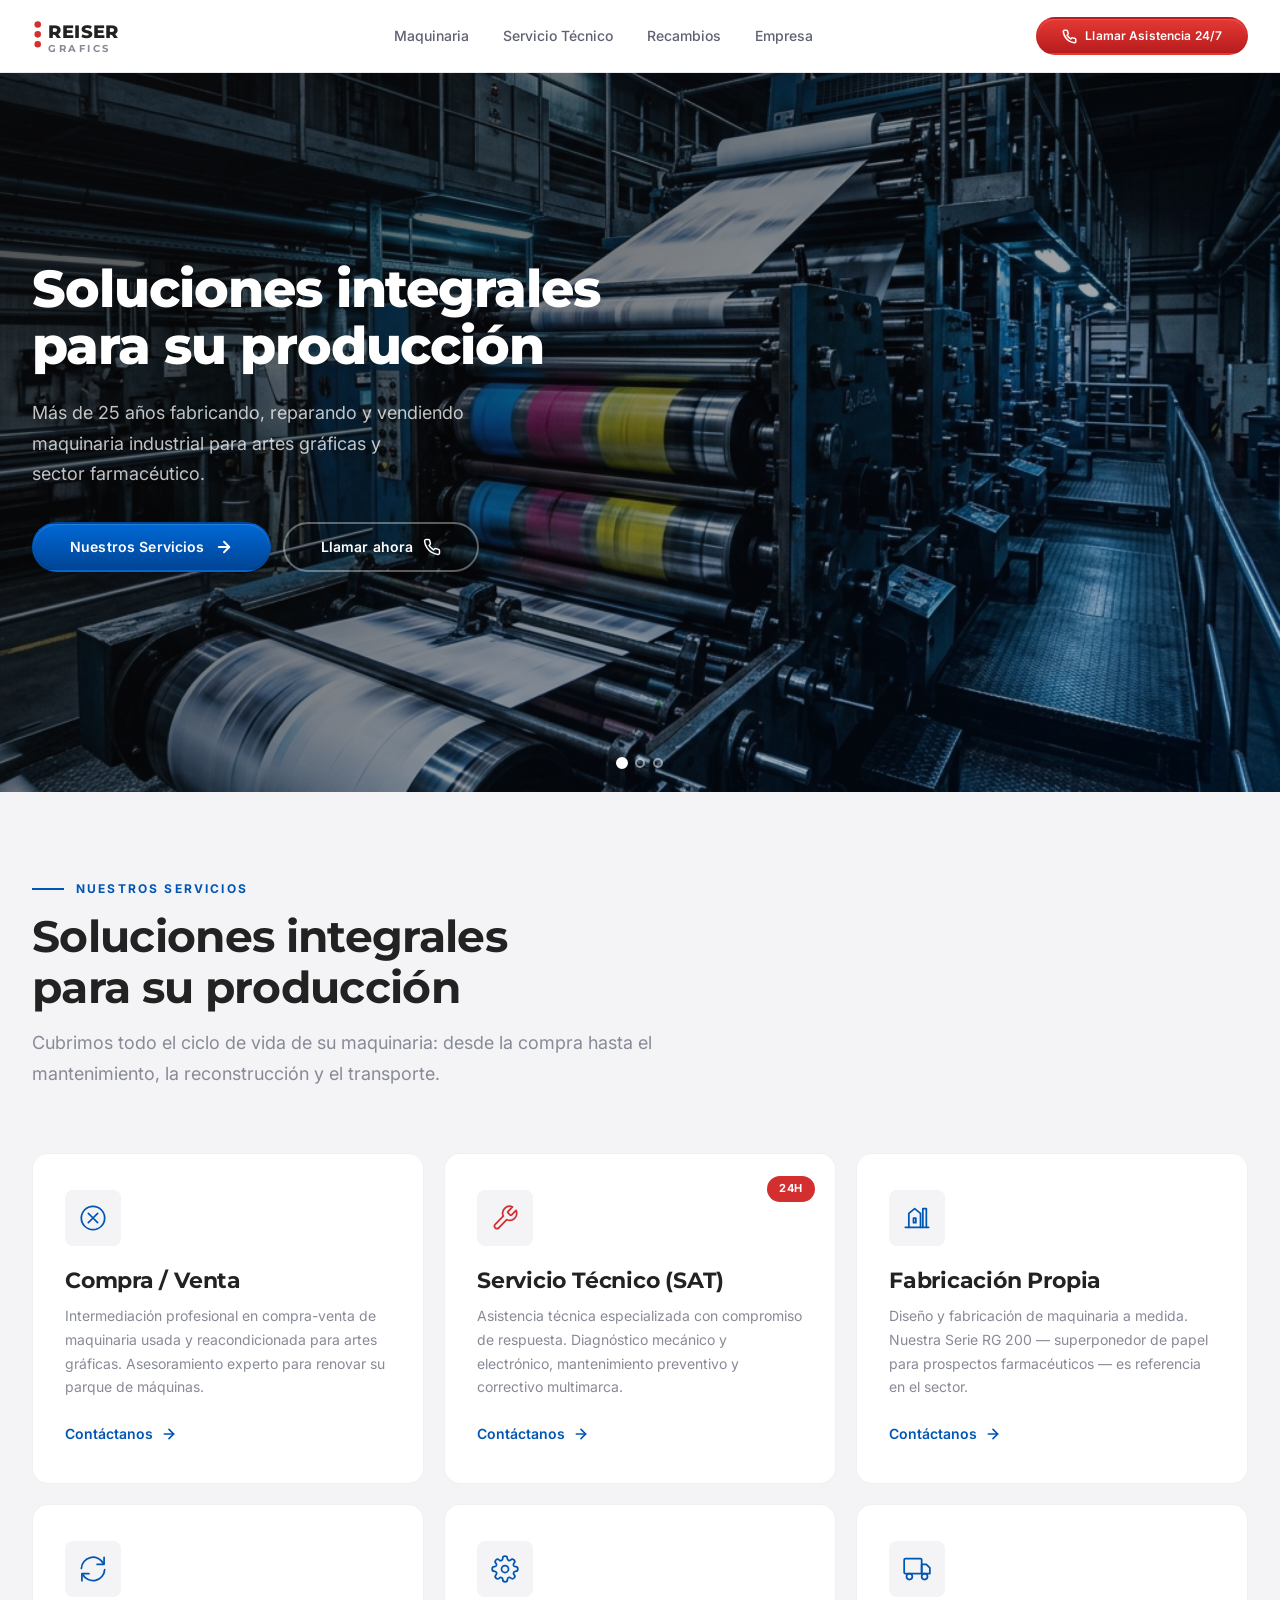
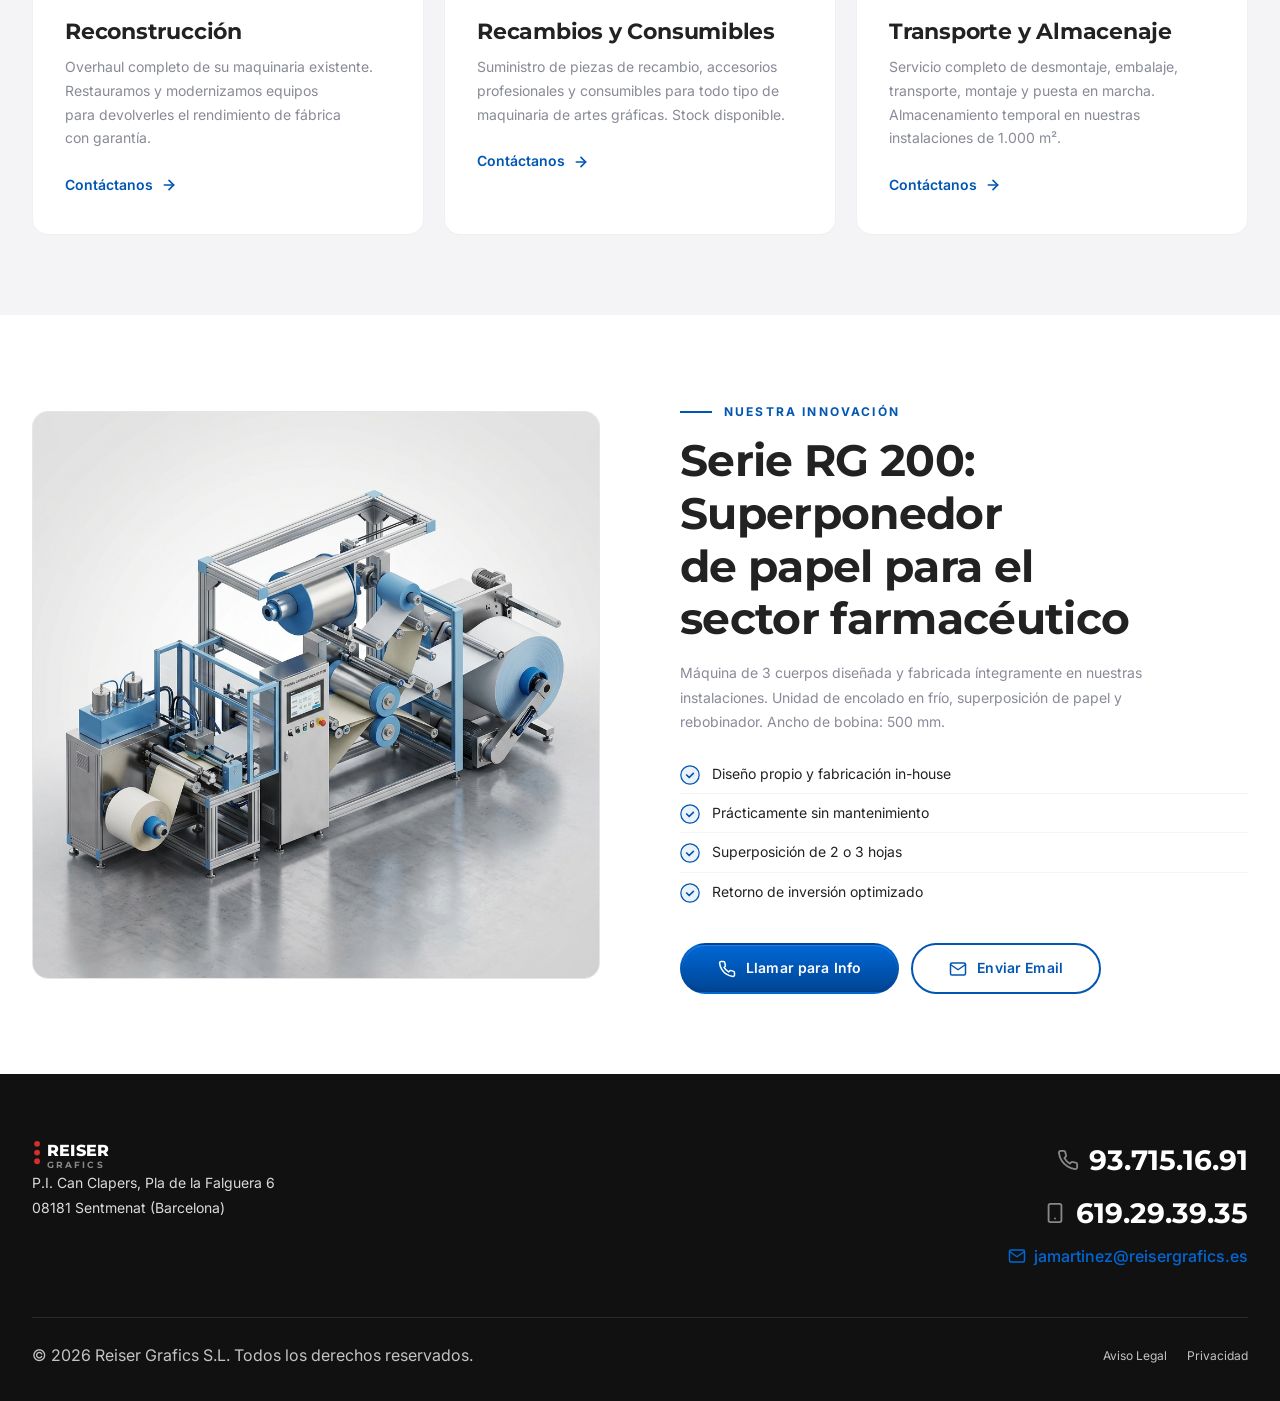
<file: index.html>
<!DOCTYPE html>
<html lang="es">
<head>
    <meta charset="UTF-8">
    <meta name="viewport" content="width=device-width, initial-scale=1.0">
    <meta name="description" content="Reiser Grafics S.L. — Más de 25 años en fabricación, reparación y venta de maquinaria industrial para artes gráficas, flexografía y sector farmacéutico en Barcelona. Servicio técnico 24h.">
    <meta name="keywords" content="maquinaria artes gráficas, maquinaria flexografía, reparación maquinaria impresión, servicio técnico offset, compra venta maquinaria gráfica, sector farmacéutico maquinaria, Sentmenat Barcelona, Reiser Grafics">
    <meta name="robots" content="index, follow">
    <meta name="author" content="Reiser Grafics S.L.">
    <meta name="geo.region" content="ES-CT">
    <meta name="geo.placename" content="Sentmenat, Barcelona">
    <title>Reiser Grafics S.L. — Maquinaria Industrial Artes Gráficas y Farmacia | Barcelona</title>

    <!-- Open Graph (LinkedIn, WhatsApp, Facebook) -->
    <meta property="og:type" content="website">
    <meta property="og:url" content="https://www.reisergrafics.es/">
    <meta property="og:title" content="Reiser Grafics S.L. — Maquinaria Industrial para Artes Gráficas">
    <meta property="og:description" content="Más de 25 años fabricando, reparando y vendiendo maquinaria industrial para artes gráficas, flexografía y sector farmacéutico. Servicio técnico 24h en Barcelona.">
    <meta property="og:image" content="https://www.reisergrafics.es/assets/images/hero-bg.png">
    <meta property="og:locale" content="es_ES">
    <meta property="og:site_name" content="Reiser Grafics S.L.">

    <!-- Twitter Card -->
    <meta name="twitter:card" content="summary_large_image">
    <meta name="twitter:title" content="Reiser Grafics S.L. — Maquinaria Industrial Artes Gráficas">
    <meta name="twitter:description" content="Más de 25 años fabricando, reparando y vendiendo maquinaria industrial para artes gráficas y sector farmacéutico en Barcelona.">
    <meta name="twitter:image" content="https://www.reisergrafics.es/assets/images/hero-bg.png">

    <!-- Schema.org — LocalBusiness (Google) -->
    <script type="application/ld+json">
    {
      "@context": "https://schema.org",
      "@type": "LocalBusiness",
      "name": "Reiser Grafics S.L.",
      "description": "Empresa especializada en fabricación, reparación, reconstrucción y venta de maquinaria industrial para artes gráficas, flexografía y sector farmacéutico.",
      "url": "https://www.reisergrafics.es",
      "telephone": ["+34937151691", "+34619293935"],
      "email": "jamartinez@reisergrafics.es",
      "address": {
        "@type": "PostalAddress",
        "streetAddress": "P.I. Can Clapers, Pla de la Falguera 6",
        "addressLocality": "Sentmenat",
        "addressRegion": "Barcelona",
        "postalCode": "08181",
        "addressCountry": "ES"
      },
      "geo": {
        "@type": "GeoCoordinates",
        "latitude": "41.6789",
        "longitude": "2.0853"
      },
      "openingHoursSpecification": {
        "@type": "OpeningHoursSpecification",
        "dayOfWeek": ["Monday","Tuesday","Wednesday","Thursday","Friday"],
        "opens": "08:00",
        "closes": "18:00"
      },
      "areaServed": "España",
      "priceRange": "€€",
      "sameAs": []
    }
    </script>

    <link rel="icon" type="image/svg+xml" href="data:image/svg+xml,<svg xmlns='http://www.w3.org/2000/svg' viewBox='0 0 32 32'><rect width='32' height='32' rx='6' fill='%230056B3'/><text x='50%25' y='55%25' dominant-baseline='middle' text-anchor='middle' fill='white' font-family='sans-serif' font-weight='bold' font-size='18'>RG</text></svg>">

    <link rel="preconnect" href="https://fonts.googleapis.com">
    <link rel="preconnect" href="https://fonts.gstatic.com" crossorigin>
    <link href="https://fonts.googleapis.com/css2?family=Inter:wght@400;500;600&family=Montserrat:wght@700;800&display=swap" rel="stylesheet">

    <link rel="stylesheet" href="css/variables.css">
    <link rel="stylesheet" href="css/reset.css">
    <link rel="stylesheet" href="css/base.css">
    <link rel="stylesheet" href="css/layout.css">
    <link rel="stylesheet" href="css/components.css">
    <link rel="stylesheet" href="css/sections.css">
    <link rel="stylesheet" href="css/animations.css">
</head>
<body>

    <!-- ══════════════════════════════════════════════════════
         HEADER
    ══════════════════════════════════════════════════════ -->
    <header class="header" id="header">
        <div class="header__inner">
            <a href="index.html" class="header__logo" aria-label="Reiser Grafics — Inicio">
                <svg class="header__logo-svg" viewBox="0 0 170 44" fill="none" xmlns="http://www.w3.org/2000/svg">
                    <circle cx="7" cy="8" r="4" fill="#D32F2F"/>
                    <circle cx="7" cy="20" r="4" fill="#D32F2F"/>
                    <circle cx="7" cy="32" r="4" fill="#D32F2F"/>
                    <text x="20" y="25" fill="#222222" font-family="Montserrat,sans-serif" font-weight="800" font-size="22" letter-spacing="0.5">REISER</text>
                    <text x="20" y="41" fill="#888B97" font-family="Montserrat,sans-serif" font-weight="700" font-size="12" letter-spacing="3">GRAFICS</text>
                </svg>
            </a>

            <nav class="header__nav" id="main-nav" aria-label="Navegación principal">
                <a href="compra-venta.html" class="header__nav-link">Maquinaria</a>
                <a href="servicio-tecnico.html" class="header__nav-link">Servicio Técnico</a>
                <a href="recambios.html" class="header__nav-link">Recambios</a>
                <a href="empresa.html" class="header__nav-link">Empresa</a>
            </nav>

            <div class="header__actions">
                <a href="tel:+34619293935" class="btn btn-danger btn-sm header__cta">
                    <svg viewBox="0 0 24 24" fill="none" stroke="currentColor" stroke-width="2.5" stroke-linecap="round" stroke-linejoin="round"><path d="M22 16.92v3a2 2 0 0 1-2.18 2 19.79 19.79 0 0 1-8.63-3.07 19.5 19.5 0 0 1-6-6 19.79 19.79 0 0 1-3.07-8.67A2 2 0 0 1 4.11 2h3a2 2 0 0 1 2 1.72c.127.96.361 1.903.7 2.81a2 2 0 0 1-.45 2.11L8.09 9.91a16 16 0 0 0 6 6l1.27-1.27a2 2 0 0 1 2.11-.45c.907.339 1.85.573 2.81.7A2 2 0 0 1 22 16.92z"/></svg>
                    <span>Llamar Asistencia 24/7</span>
                </a>
                <button class="header__hamburger" id="hamburger-btn" aria-label="Abrir menú" aria-expanded="false">
                    <span></span><span></span><span></span>
                </button>
            </div>
        </div>
    </header>

    <!-- Mobile menu -->
    <div class="mobile-menu" id="mobile-menu" aria-hidden="true">
        <div class="mobile-menu__backdrop"></div>
        <div class="mobile-menu__panel">
            <nav class="mobile-menu__nav" aria-label="Navegación móvil">
                <a href="compra-venta.html" class="mobile-menu__link">Maquinaria</a>
                <a href="servicio-tecnico.html" class="mobile-menu__link">Servicio Técnico</a>
                <a href="recambios.html" class="mobile-menu__link">Recambios</a>
                <a href="empresa.html" class="mobile-menu__link">Empresa</a>
            </nav>
            <div class="mobile-menu__contact">
                <a href="tel:+34619293935" class="btn btn-danger btn-lg">
                    <svg width="18" height="18" viewBox="0 0 24 24" fill="none" stroke="currentColor" stroke-width="2.5" stroke-linecap="round" stroke-linejoin="round"><path d="M22 16.92v3a2 2 0 0 1-2.18 2 19.79 19.79 0 0 1-8.63-3.07 19.5 19.5 0 0 1-6-6 19.79 19.79 0 0 1-3.07-8.67A2 2 0 0 1 4.11 2h3a2 2 0 0 1 2 1.72c.127.96.361 1.903.7 2.81a2 2 0 0 1-.45 2.11L8.09 9.91a16 16 0 0 0 6 6l1.27-1.27a2 2 0 0 1 2.11-.45c.907.339 1.85.573 2.81.7A2 2 0 0 1 22 16.92z"/></svg>
                    Asistencia Urgente 24/7
                </a>
                <a href="tel:+34937151691" class="btn btn-secondary--dark btn-lg">
                    <svg width="18" height="18" viewBox="0 0 24 24" fill="none" stroke="currentColor" stroke-width="2.5" stroke-linecap="round" stroke-linejoin="round"><path d="M22 16.92v3a2 2 0 0 1-2.18 2 19.79 19.79 0 0 1-8.63-3.07 19.5 19.5 0 0 1-6-6 19.79 19.79 0 0 1-3.07-8.67A2 2 0 0 1 4.11 2h3a2 2 0 0 1 2 1.72c.127.96.361 1.903.7 2.81a2 2 0 0 1-.45 2.11L8.09 9.91a16 16 0 0 0 6 6l1.27-1.27a2 2 0 0 1 2.11-.45c.907.339 1.85.573 2.81.7A2 2 0 0 1 22 16.92z"/></svg>
                    Oficina: 93 715 16 91
                </a>
            </div>
        </div>
    </div>

    <main>

        <!-- ══════════════════════════════════════════════════
             HERO SLIDER
        ══════════════════════════════════════════════════ -->
        <section class="hero-slider" id="hero-slider">
            <div class="hero-slider__slide is-active" style="background-image: url('assets/images/hero-bg.png')">
                <div class="hero-slider__overlay"></div>
                <div class="container hero-slider__content">
                    <h1>Soluciones integrales para su producción</h1>
                    <p>Más de 25 años fabricando, reparando y vendiendo maquinaria industrial para artes gráficas y sector farmacéutico.</p>
                    <div class="hero-slider__buttons">
                        <a href="#servicios" class="btn btn-primary">Nuestros Servicios <svg viewBox="0 0 24 24" fill="none" stroke="currentColor" stroke-width="2.5" stroke-linecap="round" stroke-linejoin="round"><line x1="5" y1="12" x2="19" y2="12"/><polyline points="12 5 19 12 12 19"/></svg></a>
                        <a href="tel:+34937151691" class="btn btn-secondary--dark">Llamar ahora <svg viewBox="0 0 24 24" fill="none" stroke="currentColor" stroke-width="2" stroke-linecap="round" stroke-linejoin="round"><path d="M22 16.92v3a2 2 0 0 1-2.18 2 19.79 19.79 0 0 1-8.63-3.07 19.5 19.5 0 0 1-6-6 19.79 19.79 0 0 1-3.07-8.67A2 2 0 0 1 4.11 2h3a2 2 0 0 1 2 1.72c.127.96.361 1.903.7 2.81a2 2 0 0 1-.45 2.11L8.09 9.91a16 16 0 0 0 6 6l1.27-1.27a2 2 0 0 1 2.11-.45c.907.339 1.85.573 2.81.7A2 2 0 0 1 22 16.92z"/></svg></a>
                    </div>
                </div>
            </div>
            <div class="hero-slider__slide" style="background-image: url('assets/images/slider-factory.png')">
                <div class="hero-slider__overlay"></div>
                <div class="container hero-slider__content">
                    <h1>Serie RG 200: Innovación propia</h1>
                    <p>Diseño y fabricación de maquinaria a medida para el sector farmacéutico. Superponedor de papel de 3 cuerpos con tecnología propia.</p>
                    <div class="hero-slider__buttons">
                        <a href="fabricacion.html" class="btn btn-primary">Descubrir RG 200 <svg viewBox="0 0 24 24" fill="none" stroke="currentColor" stroke-width="2.5" stroke-linecap="round" stroke-linejoin="round"><line x1="5" y1="12" x2="19" y2="12"/><polyline points="12 5 19 12 12 19"/></svg></a>
                    </div>
                </div>
            </div>
            <div class="hero-slider__slide" style="background-image: url('assets/images/slider-pharma.png')">
                <div class="hero-slider__overlay"></div>
                <div class="container hero-slider__content">
                    <h1>Servicio técnico 24 horas</h1>
                    <p>Asistencia técnica multimarca con compromiso de respuesta. Diagnóstico, mantenimiento y reparación de su línea de producción.</p>
                    <div class="hero-slider__buttons">
                        <a href="tel:+34619293935" class="btn btn-danger">Llamar Urgencias 24/7 <svg viewBox="0 0 24 24" fill="none" stroke="currentColor" stroke-width="2" stroke-linecap="round" stroke-linejoin="round"><path d="M22 16.92v3a2 2 0 0 1-2.18 2 19.79 19.79 0 0 1-8.63-3.07 19.5 19.5 0 0 1-6-6 19.79 19.79 0 0 1-3.07-8.67A2 2 0 0 1 4.11 2h3a2 2 0 0 1 2 1.72c.127.96.361 1.903.7 2.81a2 2 0 0 1-.45 2.11L8.09 9.91a16 16 0 0 0 6 6l1.27-1.27a2 2 0 0 1 2.11-.45c.907.339 1.85.573 2.81.7A2 2 0 0 1 22 16.92z"/></svg></a>
                        <a href="servicio-tecnico.html" class="btn btn-secondary--dark">Más información <svg viewBox="0 0 24 24" fill="none" stroke="currentColor" stroke-width="2.5" stroke-linecap="round" stroke-linejoin="round"><line x1="5" y1="12" x2="19" y2="12"/><polyline points="12 5 19 12 12 19"/></svg></a>
                    </div>
                </div>
            </div>
            <div class="hero-slider__dots">
                <button class="hero-slider__dot is-active" data-slide="0" aria-label="Slide 1"></button>
                <button class="hero-slider__dot" data-slide="1" aria-label="Slide 2"></button>
                <button class="hero-slider__dot" data-slide="2" aria-label="Slide 3"></button>
            </div>
        </section>

        <!-- ══════════════════════════════════════════════════
             SERVICES SECTION — Grid de 6 tarjetas
        ══════════════════════════════════════════════════ -->
        <section class="services section" id="servicios">
            <div class="container">
                <div class="services__header animate-on-scroll">
                    <span class="section-label"><span class="section-label__line"></span> Nuestros Servicios</span>
                    <h2>Soluciones integrales para su producción</h2>
                    <p class="text-lead">Cubrimos todo el ciclo de vida de su maquinaria: desde la compra hasta el mantenimiento, la reconstrucción y el transporte.</p>
                </div>

                <div class="services__grid stagger-children">

                    <!-- Card 1: Compra / Venta -->
                    <article class="card animate-on-scroll">
                        <div class="card__icon">
                            <svg viewBox="0 0 24 24" fill="none" stroke="currentColor" stroke-width="1.5" stroke-linecap="round" stroke-linejoin="round"><circle cx="12" cy="12" r="10"/><path d="M16 8l-4 4 4 4"/><path d="M8 8l4 4-4 4"/></svg>
                        </div>
                        <h3 class="card__title">Compra / Venta</h3>
                        <p class="card__text">Intermediación profesional en compra-venta de maquinaria usada y reacondicionada para artes gráficas. Asesoramiento experto para renovar su parque de máquinas.</p>
                        <a href="compra-venta.html" class="card__link">
                            Contáctanos
                            <svg viewBox="0 0 24 24" fill="none" stroke="currentColor" stroke-width="2.5" stroke-linecap="round" stroke-linejoin="round"><line x1="5" y1="12" x2="19" y2="12"/><polyline points="12 5 19 12 12 19"/></svg>
                        </a>
                    </article>

                    <!-- Card 2: SAT -->
                    <article class="card animate-on-scroll">
                        <div class="card__badge-wrap">
                            <span class="badge badge-urgent">24H</span>
                        </div>
                        <div class="card__icon card__icon--red">
                            <svg viewBox="0 0 24 24" fill="none" stroke="currentColor" stroke-width="1.5" stroke-linecap="round" stroke-linejoin="round"><path d="M14.7 6.3a1 1 0 0 0 0 1.4l1.6 1.6a1 1 0 0 0 1.4 0l3.77-3.77a6 6 0 0 1-7.94 7.94l-6.91 6.91a2.12 2.12 0 0 1-3-3l6.91-6.91a6 6 0 0 1 7.94-7.94l-3.76 3.76z"/></svg>
                        </div>
                        <h3 class="card__title">Servicio Técnico (SAT)</h3>
                        <p class="card__text">Asistencia técnica especializada con compromiso de respuesta. Diagnóstico mecánico y electrónico, mantenimiento preventivo y correctivo multimarca.</p>
                        <a href="servicio-tecnico.html" class="card__link">
                            Contáctanos
                            <svg viewBox="0 0 24 24" fill="none" stroke="currentColor" stroke-width="2.5" stroke-linecap="round" stroke-linejoin="round"><line x1="5" y1="12" x2="19" y2="12"/><polyline points="12 5 19 12 12 19"/></svg>
                        </a>
                    </article>

                    <!-- Card 3: Fabricación Propia -->
                    <article class="card animate-on-scroll">
                        <div class="card__icon">
                            <svg viewBox="0 0 24 24" fill="none" stroke="currentColor" stroke-width="1.5" stroke-linecap="round" stroke-linejoin="round"><path d="M2 20h20"/><path d="M5 20V8l5-4 5 4v12"/><path d="M9 12h2v4H9z"/><path d="M17 20V4h3v16"/></svg>
                        </div>
                        <h3 class="card__title">Fabricación Propia</h3>
                        <p class="card__text">Diseño y fabricación de maquinaria a medida. Nuestra Serie RG 200 — superponedor de papel para prospectos farmacéuticos — es referencia en el sector.</p>
                        <a href="fabricacion.html" class="card__link">
                            Contáctanos
                            <svg viewBox="0 0 24 24" fill="none" stroke="currentColor" stroke-width="2.5" stroke-linecap="round" stroke-linejoin="round"><line x1="5" y1="12" x2="19" y2="12"/><polyline points="12 5 19 12 12 19"/></svg>
                        </a>
                    </article>

                    <!-- Card 4: Reconstrucción -->
                    <article class="card animate-on-scroll">
                        <div class="card__icon">
                            <svg viewBox="0 0 24 24" fill="none" stroke="currentColor" stroke-width="1.5" stroke-linecap="round" stroke-linejoin="round"><path d="M21.5 2v6h-6M2.5 22v-6h6"/><path d="M2 11.5a10 10 0 0 1 18.8-4.3"/><path d="M22 12.5a10 10 0 0 1-18.8 4.2"/></svg>
                        </div>
                        <h3 class="card__title">Reconstrucción</h3>
                        <p class="card__text">Overhaul completo de su maquinaria existente. Restauramos y modernizamos equipos para devolverles el rendimiento de fábrica con garantía.</p>
                        <a href="reconstruccion.html" class="card__link">
                            Contáctanos
                            <svg viewBox="0 0 24 24" fill="none" stroke="currentColor" stroke-width="2.5" stroke-linecap="round" stroke-linejoin="round"><line x1="5" y1="12" x2="19" y2="12"/><polyline points="12 5 19 12 12 19"/></svg>
                        </a>
                    </article>

                    <!-- Card 5: Recambios -->
                    <article class="card animate-on-scroll">
                        <div class="card__icon">
                            <svg viewBox="0 0 24 24" fill="none" stroke="currentColor" stroke-width="1.5" stroke-linecap="round" stroke-linejoin="round"><circle cx="12" cy="12" r="3"/><path d="M19.4 15a1.65 1.65 0 0 0 .33 1.82l.06.06a2 2 0 0 1-2.83 2.83l-.06-.06a1.65 1.65 0 0 0-1.82-.33 1.65 1.65 0 0 0-1 1.51V21a2 2 0 0 1-4 0v-.09A1.65 1.65 0 0 0 9 19.4a1.65 1.65 0 0 0-1.82.33l-.06.06a2 2 0 0 1-2.83-2.83l.06-.06A1.65 1.65 0 0 0 4.68 15a1.65 1.65 0 0 0-1.51-1H3a2 2 0 0 1 0-4h.09A1.65 1.65 0 0 0 4.6 9a1.65 1.65 0 0 0-.33-1.82l-.06-.06a2 2 0 0 1 2.83-2.83l.06.06A1.65 1.65 0 0 0 9 4.68a1.65 1.65 0 0 0 1-1.51V3a2 2 0 0 1 4 0v.09a1.65 1.65 0 0 0 1 1.51 1.65 1.65 0 0 0 1.82-.33l.06-.06a2 2 0 0 1 2.83 2.83l-.06.06a1.65 1.65 0 0 0-.33 1.82V9c.26.604.852.997 1.51 1H21a2 2 0 0 1 0 4h-.09a1.65 1.65 0 0 0-1.51 1z"/></svg>
                        </div>
                        <h3 class="card__title">Recambios y Consumibles</h3>
                        <p class="card__text">Suministro de piezas de recambio, accesorios profesionales y consumibles para todo tipo de maquinaria de artes gráficas. Stock disponible.</p>
                        <a href="recambios.html" class="card__link">
                            Contáctanos
                            <svg viewBox="0 0 24 24" fill="none" stroke="currentColor" stroke-width="2.5" stroke-linecap="round" stroke-linejoin="round"><line x1="5" y1="12" x2="19" y2="12"/><polyline points="12 5 19 12 12 19"/></svg>
                        </a>
                    </article>

                    <!-- Card 6: Transporte y Almacenaje -->
                    <article class="card animate-on-scroll">
                        <div class="card__icon">
                            <svg viewBox="0 0 24 24" fill="none" stroke="currentColor" stroke-width="1.5" stroke-linecap="round" stroke-linejoin="round"><rect x="1" y="3" width="15" height="13" rx="1"/><path d="M16 8h4l3 3v5h-7V8z"/><circle cx="5.5" cy="18.5" r="2.5"/><circle cx="18.5" cy="18.5" r="2.5"/></svg>
                        </div>
                        <h3 class="card__title">Transporte y Almacenaje</h3>
                        <p class="card__text">Servicio completo de desmontaje, embalaje, transporte, montaje y puesta en marcha. Almacenamiento temporal en nuestras instalaciones de 1.000 m².</p>
                        <a href="transporte.html" class="card__link">
                            Contáctanos
                            <svg viewBox="0 0 24 24" fill="none" stroke="currentColor" stroke-width="2.5" stroke-linecap="round" stroke-linejoin="round"><line x1="5" y1="12" x2="19" y2="12"/><polyline points="12 5 19 12 12 19"/></svg>
                        </a>
                    </article>

                </div>
            </div>
        </section>

        <!-- ══════════════════════════════════════════════════
             RG 200 — Feature Showcase
        ══════════════════════════════════════════════════ -->
        <section class="rg200 section" id="rg200">
            <div class="container">
                <div class="rg200__grid">
                    <div class="rg200__image-wrap animate-on-scroll from-left" id="rg200-image">
                        <img src="assets/images/rg200-render.png" alt="Máquina RG 200 — Superponedor de papel para prospectos farmacéuticos" class="rg200__image" loading="lazy">
                        <div class="rg200__glow" aria-hidden="true"></div>
                    </div>

                    <div class="rg200__content animate-on-scroll from-right">
                        <span class="section-label"><span class="section-label__line"></span> Nuestra Innovación</span>
                        <h2>Serie RG 200: Superponedor de papel para el sector farmacéutico</h2>
                        <p class="rg200__desc">Máquina de 3 cuerpos diseñada y fabricada íntegramente en nuestras instalaciones. Unidad de encolado en frío, superposición de papel y rebobinador. Ancho de bobina: 500 mm.</p>

                        <ul class="check-list">
                            <li>
                                <svg width="20" height="20" viewBox="0 0 24 24" fill="none"><circle cx="12" cy="12" r="11" fill="#0056B3" opacity="0.08"/><circle cx="12" cy="12" r="11" stroke="#0056B3" stroke-width="1.5"/><path d="M8 12l3 3 5-5" stroke="#0056B3" stroke-width="2" stroke-linecap="round" stroke-linejoin="round"/></svg>
                                <span>Diseño propio y fabricación in-house</span>
                            </li>
                            <li>
                                <svg width="20" height="20" viewBox="0 0 24 24" fill="none"><circle cx="12" cy="12" r="11" fill="#0056B3" opacity="0.08"/><circle cx="12" cy="12" r="11" stroke="#0056B3" stroke-width="1.5"/><path d="M8 12l3 3 5-5" stroke="#0056B3" stroke-width="2" stroke-linecap="round" stroke-linejoin="round"/></svg>
                                <span>Prácticamente sin mantenimiento</span>
                            </li>
                            <li>
                                <svg width="20" height="20" viewBox="0 0 24 24" fill="none"><circle cx="12" cy="12" r="11" fill="#0056B3" opacity="0.08"/><circle cx="12" cy="12" r="11" stroke="#0056B3" stroke-width="1.5"/><path d="M8 12l3 3 5-5" stroke="#0056B3" stroke-width="2" stroke-linecap="round" stroke-linejoin="round"/></svg>
                                <span>Superposición de 2 o 3 hojas</span>
                            </li>
                            <li>
                                <svg width="20" height="20" viewBox="0 0 24 24" fill="none"><circle cx="12" cy="12" r="11" fill="#0056B3" opacity="0.08"/><circle cx="12" cy="12" r="11" stroke="#0056B3" stroke-width="1.5"/><path d="M8 12l3 3 5-5" stroke="#0056B3" stroke-width="2" stroke-linecap="round" stroke-linejoin="round"/></svg>
                                <span>Retorno de inversión optimizado</span>
                            </li>
                        </ul>

                        <div class="rg200__buttons">
                            <a href="tel:+34937151691" class="btn btn-primary">
                                <svg viewBox="0 0 24 24" fill="none" stroke="currentColor" stroke-width="2" stroke-linecap="round" stroke-linejoin="round"><path d="M22 16.92v3a2 2 0 0 1-2.18 2 19.79 19.79 0 0 1-8.63-3.07 19.5 19.5 0 0 1-6-6 19.79 19.79 0 0 1-3.07-8.67A2 2 0 0 1 4.11 2h3a2 2 0 0 1 2 1.72c.127.96.361 1.903.7 2.81a2 2 0 0 1-.45 2.11L8.09 9.91a16 16 0 0 0 6 6l1.27-1.27a2 2 0 0 1 2.11-.45c.907.339 1.85.573 2.81.7A2 2 0 0 1 22 16.92z"/></svg>
                                Llamar para Info
                            </a>
                            <a href="mailto:jamartinez@reisergrafics.es?subject=Info%20RG%20200" class="btn btn-secondary">
                                <svg viewBox="0 0 24 24" fill="none" stroke="currentColor" stroke-width="2" stroke-linecap="round" stroke-linejoin="round"><path d="M4 4h16c1.1 0 2 .9 2 2v12c0 1.1-.9 2-2 2H4c-1.1 0-2-.9-2-2V6c0-1.1.9-2 2-2z"/><polyline points="22,6 12,13 2,6"/></svg>
                                Enviar Email
                            </a>
                        </div>
                    </div>
                </div>
            </div>
        </section>

    </main>

    <!-- ══════════════════════════════════════════════════════
         FOOTER — Clean, dark, minimal
    ══════════════════════════════════════════════════════ -->
    <footer class="footer" id="footer">
        <div class="container">
            <div class="footer__inner">
                <div class="footer__top">
                    <div>
                        <svg class="footer__logo-svg" viewBox="0 0 170 44" fill="none" xmlns="http://www.w3.org/2000/svg">
                            <circle cx="7" cy="8" r="4" fill="#D32F2F"/>
                            <circle cx="7" cy="20" r="4" fill="#D32F2F"/>
                            <circle cx="7" cy="32" r="4" fill="#D32F2F"/>
                            <text x="20" y="25" fill="#FFFFFF" font-family="Montserrat,sans-serif" font-weight="800" font-size="22" letter-spacing="0.5">REISER</text>
                            <text x="20" y="41" fill="rgba(255,255,255,0.5)" font-family="Montserrat,sans-serif" font-weight="700" font-size="12" letter-spacing="3">GRAFICS</text>
                        </svg>
                        <p class="footer__address">
                            P.I. Can Clapers, Pla de la Falguera 6<br>
                            08181 Sentmenat (Barcelona)
                        </p>
                    </div>

                    <div class="footer__contact-row">
                        <a href="tel:+34937151691" class="footer__contact-link">
                            <svg viewBox="0 0 24 24" fill="none" stroke="currentColor" stroke-width="2" stroke-linecap="round" stroke-linejoin="round"><path d="M22 16.92v3a2 2 0 0 1-2.18 2 19.79 19.79 0 0 1-8.63-3.07 19.5 19.5 0 0 1-6-6 19.79 19.79 0 0 1-3.07-8.67A2 2 0 0 1 4.11 2h3a2 2 0 0 1 2 1.72c.127.96.361 1.903.7 2.81a2 2 0 0 1-.45 2.11L8.09 9.91a16 16 0 0 0 6 6l1.27-1.27a2 2 0 0 1 2.11-.45c.907.339 1.85.573 2.81.7A2 2 0 0 1 22 16.92z"/></svg>
                            93.715.16.91
                        </a>
                        <a href="tel:+34619293935" class="footer__contact-link">
                            <svg viewBox="0 0 24 24" fill="none" stroke="currentColor" stroke-width="2" stroke-linecap="round" stroke-linejoin="round"><rect x="5" y="2" width="14" height="20" rx="2"/><line x1="12" y1="18" x2="12.01" y2="18"/></svg>
                            619.29.39.35
                        </a>
                        <a href="mailto:jamartinez@reisergrafics.es" class="footer__email">
                            <svg viewBox="0 0 24 24" fill="none" stroke="currentColor" stroke-width="2" stroke-linecap="round" stroke-linejoin="round"><path d="M4 4h16c1.1 0 2 .9 2 2v12c0 1.1-.9 2-2 2H4c-1.1 0-2-.9-2-2V6c0-1.1.9-2 2-2z"/><polyline points="22,6 12,13 2,6"/></svg>
                            jamartinez@reisergrafics.es
                        </a>
                    </div>
                </div>

                <div class="footer__bottom">
                    <p>&copy; 2026 Reiser Grafics S.L. Todos los derechos reservados.</p>
                    <div class="footer__legal">
                        <a href="aviso-legal.html">Aviso Legal</a>
                        <a href="privacidad.html">Privacidad</a>
                    </div>
                </div>
            </div>
        </div>
    </footer>

    <script type="module" src="js/app.js"></script>
</body>
</html>
</file>
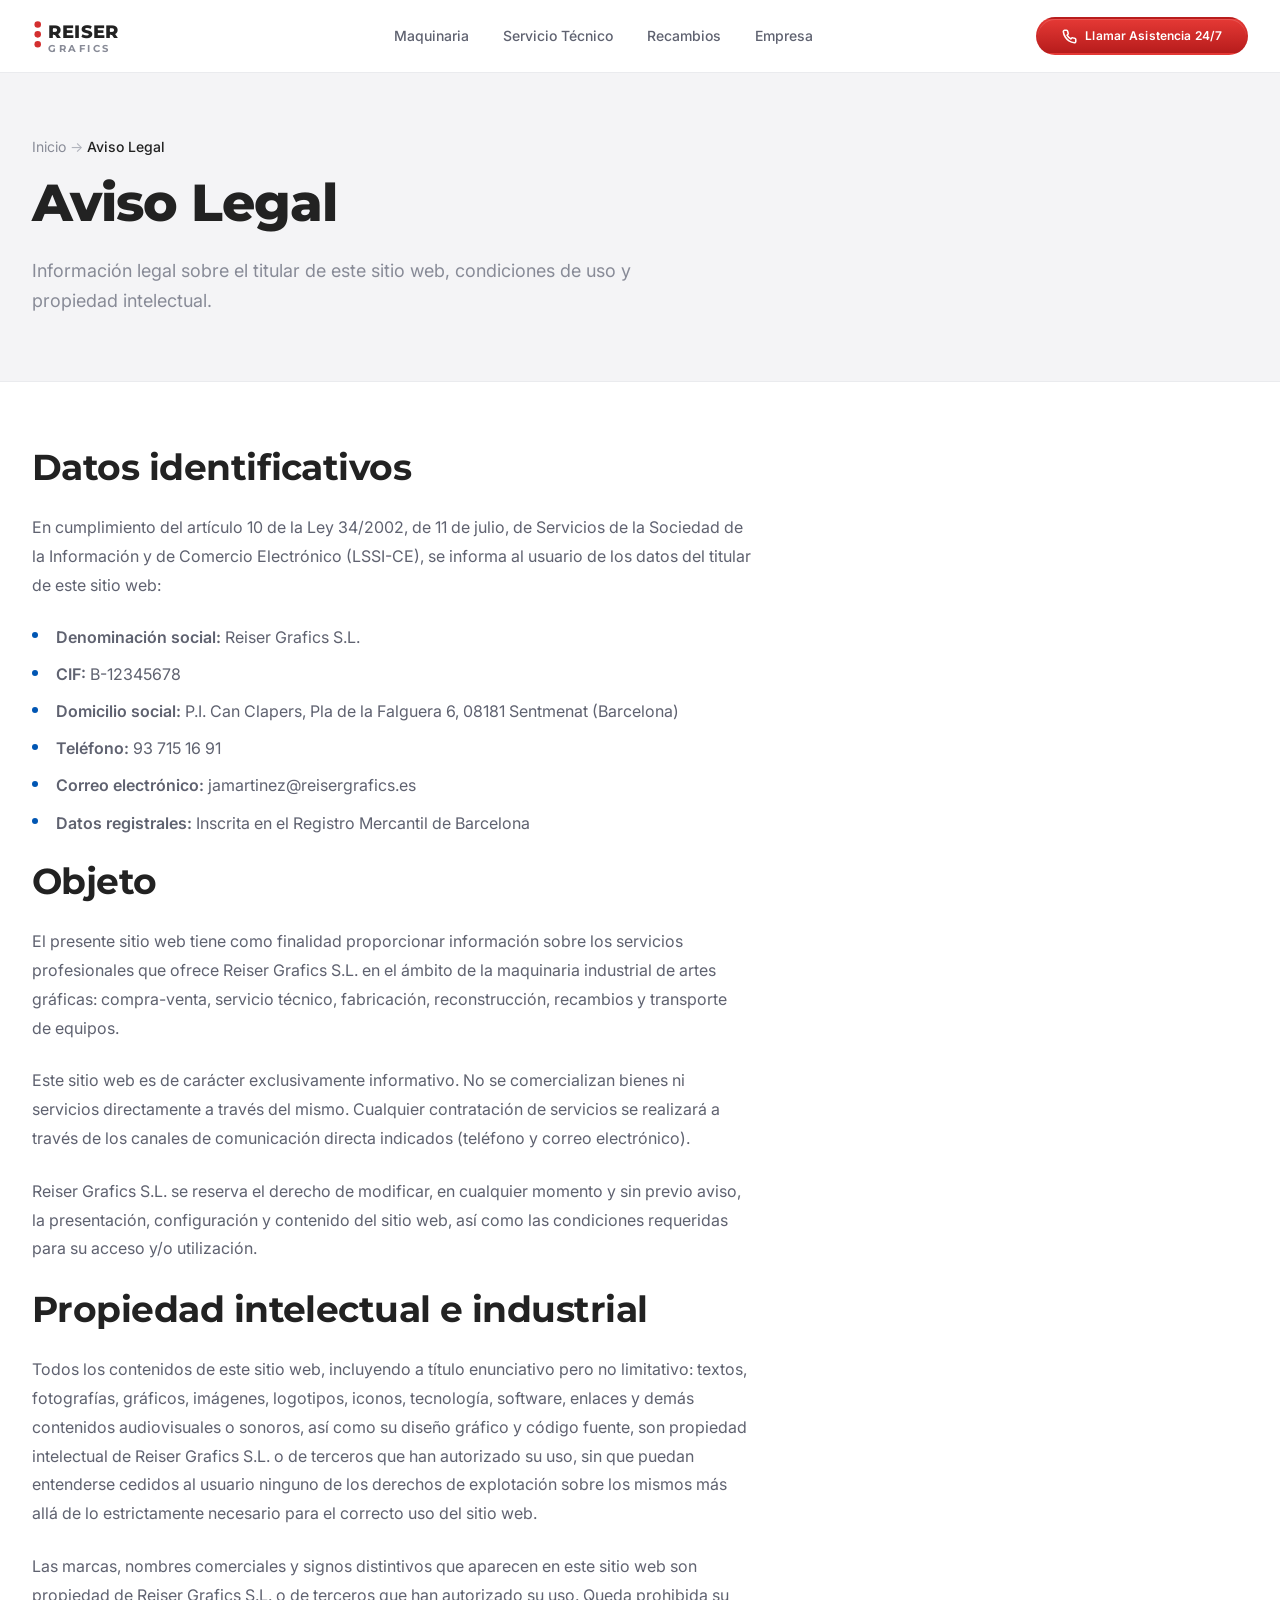
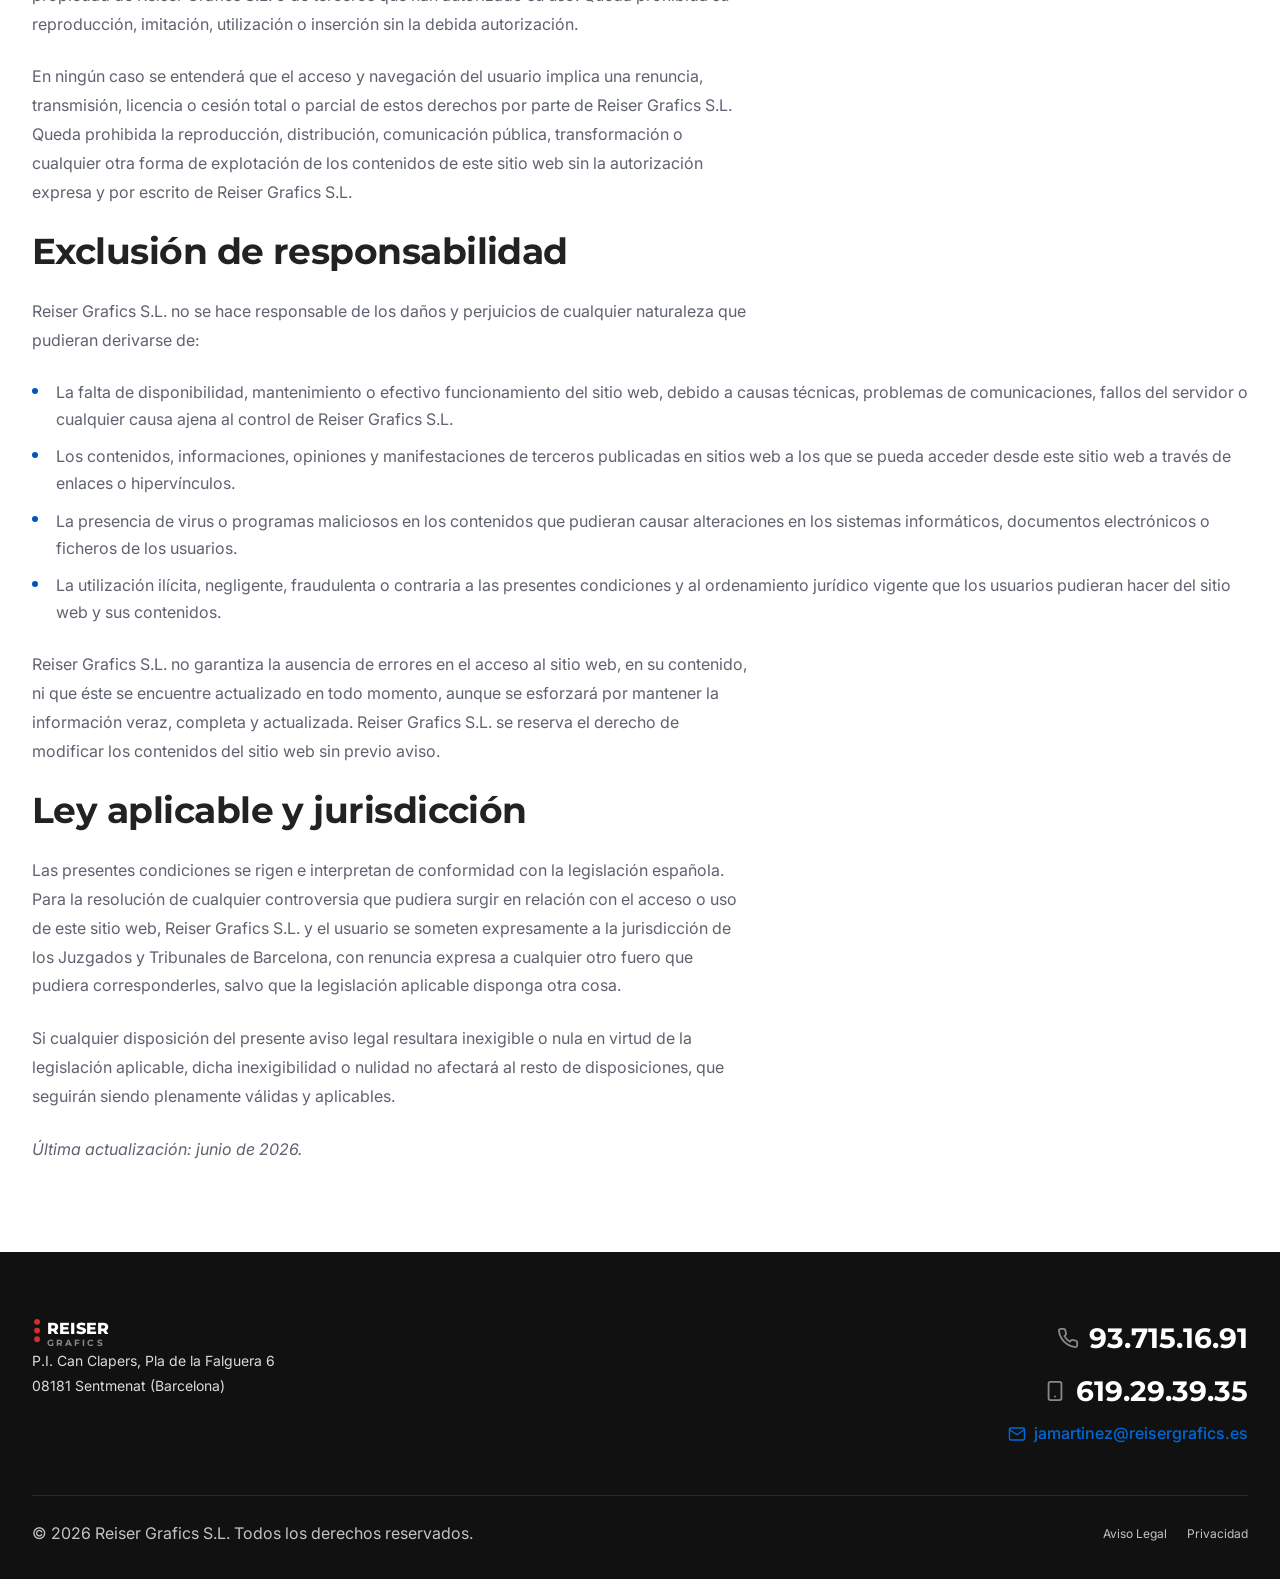
<file: aviso-legal.html>
<!DOCTYPE html>
<html lang="es">
<head>
    <meta charset="UTF-8">
    <meta name="viewport" content="width=device-width, initial-scale=1.0">
    <meta name="description" content="Aviso legal de Reiser Grafics S.L. Datos identificativos, condiciones de uso, propiedad intelectual y legislación aplicable.">
    <meta name="robots" content="index, follow">
    <title>Aviso Legal — Reiser Grafics S.L.</title>

    <link rel="icon" type="image/svg+xml" href="data:image/svg+xml,<svg xmlns='http://www.w3.org/2000/svg' viewBox='0 0 32 32'><rect width='32' height='32' rx='6' fill='%230056B3'/><text x='50%25' y='55%25' dominant-baseline='middle' text-anchor='middle' fill='white' font-family='sans-serif' font-weight='bold' font-size='18'>RG</text></svg>">

    <link rel="preconnect" href="https://fonts.googleapis.com">
    <link rel="preconnect" href="https://fonts.gstatic.com" crossorigin>
    <link href="https://fonts.googleapis.com/css2?family=Inter:wght@400;500;600&family=Montserrat:wght@700;800&display=swap" rel="stylesheet">

    <link rel="stylesheet" href="css/variables.css">
    <link rel="stylesheet" href="css/reset.css">
    <link rel="stylesheet" href="css/base.css">
    <link rel="stylesheet" href="css/layout.css">
    <link rel="stylesheet" href="css/components.css">
    <link rel="stylesheet" href="css/sections.css">
    <link rel="stylesheet" href="css/animations.css">
</head>
<body>

    <!-- HEADER -->
    <header class="header" id="header">
        <div class="header__inner">
            <a href="index.html" class="header__logo" aria-label="Reiser Grafics — Inicio">
                <svg class="header__logo-svg" viewBox="0 0 170 44" fill="none" xmlns="http://www.w3.org/2000/svg">
                    <circle cx="7" cy="8" r="4" fill="#D32F2F"/>
                    <circle cx="7" cy="20" r="4" fill="#D32F2F"/>
                    <circle cx="7" cy="32" r="4" fill="#D32F2F"/>
                    <text x="20" y="25" fill="#222222" font-family="Montserrat,sans-serif" font-weight="800" font-size="22" letter-spacing="0.5">REISER</text>
                    <text x="20" y="41" fill="#888B97" font-family="Montserrat,sans-serif" font-weight="700" font-size="12" letter-spacing="3">GRAFICS</text>
                </svg>
            </a>
            <nav class="header__nav" id="main-nav">
                <a href="compra-venta.html" class="header__nav-link">Maquinaria</a>
                <a href="servicio-tecnico.html" class="header__nav-link">Servicio Técnico</a>
                <a href="recambios.html" class="header__nav-link">Recambios</a>
                <a href="empresa.html" class="header__nav-link">Empresa</a>
            </nav>
            <div class="header__actions">
                <a href="tel:+34619293935" class="btn btn-danger btn-sm header__cta">
                    <svg viewBox="0 0 24 24" fill="none" stroke="currentColor" stroke-width="2.5" stroke-linecap="round" stroke-linejoin="round"><path d="M22 16.92v3a2 2 0 0 1-2.18 2 19.79 19.79 0 0 1-8.63-3.07 19.5 19.5 0 0 1-6-6 19.79 19.79 0 0 1-3.07-8.67A2 2 0 0 1 4.11 2h3a2 2 0 0 1 2 1.72c.127.96.361 1.903.7 2.81a2 2 0 0 1-.45 2.11L8.09 9.91a16 16 0 0 0 6 6l1.27-1.27a2 2 0 0 1 2.11-.45c.907.339 1.85.573 2.81.7A2 2 0 0 1 22 16.92z"/></svg>
                    <span>Llamar Asistencia 24/7</span>
                </a>
                <button class="header__hamburger" id="hamburger-btn" aria-label="Abrir menú" aria-expanded="false">
                    <span></span><span></span><span></span>
                </button>
            </div>
        </div>
    </header>

    <!-- Mobile menu -->
    <div class="mobile-menu" id="mobile-menu" aria-hidden="true">
        <div class="mobile-menu__backdrop"></div>
            <nav class="mobile-menu__nav">
                <a href="compra-venta.html" class="mobile-menu__link">Maquinaria</a>
                <a href="servicio-tecnico.html" class="mobile-menu__link">Servicio Técnico</a>
                <a href="recambios.html" class="mobile-menu__link">Recambios</a>
                <a href="empresa.html" class="mobile-menu__link">Empresa</a>
            </nav>
            <div class="mobile-menu__contact">
                <a href="tel:+34619293935" class="btn btn-danger btn-lg"><svg width="18" height="18" viewBox="0 0 24 24" fill="none" stroke="currentColor" stroke-width="2.5" stroke-linecap="round" stroke-linejoin="round"><path d="M22 16.92v3a2 2 0 0 1-2.18 2 19.79 19.79 0 0 1-8.63-3.07 19.5 19.5 0 0 1-6-6 19.79 19.79 0 0 1-3.07-8.67A2 2 0 0 1 4.11 2h3a2 2 0 0 1 2 1.72c.127.96.361 1.903.7 2.81a2 2 0 0 1-.45 2.11L8.09 9.91a16 16 0 0 0 6 6l1.27-1.27a2 2 0 0 1 2.11-.45c.907.339 1.85.573 2.81.7A2 2 0 0 1 22 16.92z"/></svg> Urgencias 24/7</a>
                <a href="tel:+34937151691" class="btn btn-secondary--dark btn-lg"><svg width="18" height="18" viewBox="0 0 24 24" fill="none" stroke="currentColor" stroke-width="2.5"><path d="M22 16.92v3a2 2 0 0 1-2.18 2 19.79 19.79 0 0 1-8.63-3.07 19.5 19.5 0 0 1-6-6 19.79 19.79 0 0 1-3.07-8.67A2 2 0 0 1 4.11 2h3a2 2 0 0 1 2 1.72c.127.96.361 1.903.7 2.81a2 2 0 0 1-.45 2.11L8.09 9.91a16 16 0 0 0 6 6l1.27-1.27a2 2 0 0 1 2.11-.45c.907.339 1.85.573 2.81.7A2 2 0 0 1 22 16.92z"/></svg> Oficina: 93 715 16 91</a>
            </div>
        </div>
    </div>

    <main>

        <!-- Page Hero -->
        <section class="page-hero">
            <div class="container">
                <nav class="breadcrumb"><a href="index.html">Inicio</a> → <span>Aviso Legal</span></nav>
                <h1>Aviso Legal</h1>
                <p class="text-lead">Información legal sobre el titular de este sitio web, condiciones de uso y propiedad intelectual.</p>
            </div>
        </section>

        <!-- Page Content -->
        <section class="page-content section">
            <div class="container">

                <!-- 1. Datos identificativos -->
                <div class="animate-on-scroll">
                    <h2>Datos identificativos</h2>
                    <p>En cumplimiento del artículo 10 de la Ley 34/2002, de 11 de julio, de Servicios de la Sociedad de la Información y de Comercio Electrónico (LSSI-CE), se informa al usuario de los datos del titular de este sitio web:</p>
                    <ul>
                        <li><strong>Denominación social:</strong> Reiser Grafics S.L.</li>
                        <li><strong>CIF:</strong> B-12345678</li>
                        <li><strong>Domicilio social:</strong> P.I. Can Clapers, Pla de la Falguera 6, 08181 Sentmenat (Barcelona)</li>
                        <li><strong>Teléfono:</strong> 93 715 16 91</li>
                        <li><strong>Correo electrónico:</strong> <a href="mailto:jamartinez@reisergrafics.es">jamartinez@reisergrafics.es</a></li>
                        <li><strong>Datos registrales:</strong> Inscrita en el Registro Mercantil de Barcelona</li>
                    </ul>
                </div>

                <!-- 2. Objeto -->
                <div class="animate-on-scroll">
                    <h2>Objeto</h2>
                    <p>El presente sitio web tiene como finalidad proporcionar información sobre los servicios profesionales que ofrece Reiser Grafics S.L. en el ámbito de la maquinaria industrial de artes gráficas: compra-venta, servicio técnico, fabricación, reconstrucción, recambios y transporte de equipos.</p>
                    <p>Este sitio web es de carácter exclusivamente informativo. No se comercializan bienes ni servicios directamente a través del mismo. Cualquier contratación de servicios se realizará a través de los canales de comunicación directa indicados (teléfono y correo electrónico).</p>
                    <p>Reiser Grafics S.L. se reserva el derecho de modificar, en cualquier momento y sin previo aviso, la presentación, configuración y contenido del sitio web, así como las condiciones requeridas para su acceso y/o utilización.</p>
                </div>

                <!-- 3. Propiedad intelectual e industrial -->
                <div class="animate-on-scroll">
                    <h2>Propiedad intelectual e industrial</h2>
                    <p>Todos los contenidos de este sitio web, incluyendo a título enunciativo pero no limitativo: textos, fotografías, gráficos, imágenes, logotipos, iconos, tecnología, software, enlaces y demás contenidos audiovisuales o sonoros, así como su diseño gráfico y código fuente, son propiedad intelectual de Reiser Grafics S.L. o de terceros que han autorizado su uso, sin que puedan entenderse cedidos al usuario ninguno de los derechos de explotación sobre los mismos más allá de lo estrictamente necesario para el correcto uso del sitio web.</p>
                    <p>Las marcas, nombres comerciales y signos distintivos que aparecen en este sitio web son propiedad de Reiser Grafics S.L. o de terceros que han autorizado su uso. Queda prohibida su reproducción, imitación, utilización o inserción sin la debida autorización.</p>
                    <p>En ningún caso se entenderá que el acceso y navegación del usuario implica una renuncia, transmisión, licencia o cesión total o parcial de estos derechos por parte de Reiser Grafics S.L. Queda prohibida la reproducción, distribución, comunicación pública, transformación o cualquier otra forma de explotación de los contenidos de este sitio web sin la autorización expresa y por escrito de Reiser Grafics S.L.</p>
                </div>

                <!-- 4. Exclusión de responsabilidad -->
                <div class="animate-on-scroll">
                    <h2>Exclusión de responsabilidad</h2>
                    <p>Reiser Grafics S.L. no se hace responsable de los daños y perjuicios de cualquier naturaleza que pudieran derivarse de:</p>
                    <ul>
                        <li>La falta de disponibilidad, mantenimiento o efectivo funcionamiento del sitio web, debido a causas técnicas, problemas de comunicaciones, fallos del servidor o cualquier causa ajena al control de Reiser Grafics S.L.</li>
                        <li>Los contenidos, informaciones, opiniones y manifestaciones de terceros publicadas en sitios web a los que se pueda acceder desde este sitio web a través de enlaces o hipervínculos.</li>
                        <li>La presencia de virus o programas maliciosos en los contenidos que pudieran causar alteraciones en los sistemas informáticos, documentos electrónicos o ficheros de los usuarios.</li>
                        <li>La utilización ilícita, negligente, fraudulenta o contraria a las presentes condiciones y al ordenamiento jurídico vigente que los usuarios pudieran hacer del sitio web y sus contenidos.</li>
                    </ul>
                    <p>Reiser Grafics S.L. no garantiza la ausencia de errores en el acceso al sitio web, en su contenido, ni que éste se encuentre actualizado en todo momento, aunque se esforzará por mantener la información veraz, completa y actualizada. Reiser Grafics S.L. se reserva el derecho de modificar los contenidos del sitio web sin previo aviso.</p>
                </div>

                <!-- 5. Ley aplicable y jurisdicción -->
                <div class="animate-on-scroll">
                    <h2>Ley aplicable y jurisdicción</h2>
                    <p>Las presentes condiciones se rigen e interpretan de conformidad con la legislación española. Para la resolución de cualquier controversia que pudiera surgir en relación con el acceso o uso de este sitio web, Reiser Grafics S.L. y el usuario se someten expresamente a la jurisdicción de los Juzgados y Tribunales de Barcelona, con renuncia expresa a cualquier otro fuero que pudiera corresponderles, salvo que la legislación aplicable disponga otra cosa.</p>
                    <p>Si cualquier disposición del presente aviso legal resultara inexigible o nula en virtud de la legislación aplicable, dicha inexigibilidad o nulidad no afectará al resto de disposiciones, que seguirán siendo plenamente válidas y aplicables.</p>
                    <p><em>Última actualización: junio de 2026.</em></p>
                </div>

            </div>
        </section>

    </main>

    <!-- FOOTER -->
    <footer class="footer">
        <div class="container">
            <div class="footer__inner">
                <div class="footer__top">
                    <div>
                        <svg class="footer__logo-svg" viewBox="0 0 170 44" fill="none" xmlns="http://www.w3.org/2000/svg">
                            <circle cx="7" cy="8" r="4" fill="#D32F2F"/>
                            <circle cx="7" cy="20" r="4" fill="#D32F2F"/>
                            <circle cx="7" cy="32" r="4" fill="#D32F2F"/>
                            <text x="20" y="25" fill="#FFFFFF" font-family="Montserrat,sans-serif" font-weight="800" font-size="22" letter-spacing="0.5">REISER</text>
                            <text x="20" y="41" fill="rgba(255,255,255,0.5)" font-family="Montserrat,sans-serif" font-weight="700" font-size="12" letter-spacing="3">GRAFICS</text>
                        </svg>
                        <p class="footer__address">P.I. Can Clapers, Pla de la Falguera 6<br>08181 Sentmenat (Barcelona)</p>
                    </div>
                    <div class="footer__contact-row">
                        <a href="tel:+34937151691" class="footer__contact-link"><svg viewBox="0 0 24 24" fill="none" stroke="currentColor" stroke-width="2" stroke-linecap="round" stroke-linejoin="round"><path d="M22 16.92v3a2 2 0 0 1-2.18 2 19.79 19.79 0 0 1-8.63-3.07 19.5 19.5 0 0 1-6-6 19.79 19.79 0 0 1-3.07-8.67A2 2 0 0 1 4.11 2h3a2 2 0 0 1 2 1.72c.127.96.361 1.903.7 2.81a2 2 0 0 1-.45 2.11L8.09 9.91a16 16 0 0 0 6 6l1.27-1.27a2 2 0 0 1 2.11-.45c.907.339 1.85.573 2.81.7A2 2 0 0 1 22 16.92z"/></svg> 93.715.16.91</a>
                        <a href="tel:+34619293935" class="footer__contact-link"><svg viewBox="0 0 24 24" fill="none" stroke="currentColor" stroke-width="2" stroke-linecap="round" stroke-linejoin="round"><rect x="5" y="2" width="14" height="20" rx="2"/><line x1="12" y1="18" x2="12.01" y2="18"/></svg> 619.29.39.35</a>
                        <a href="mailto:jamartinez@reisergrafics.es" class="footer__email"><svg viewBox="0 0 24 24" fill="none" stroke="currentColor" stroke-width="2" stroke-linecap="round" stroke-linejoin="round"><path d="M4 4h16c1.1 0 2 .9 2 2v12c0 1.1-.9 2-2 2H4c-1.1 0-2-.9-2-2V6c0-1.1.9-2 2-2z"/><polyline points="22,6 12,13 2,6"/></svg> jamartinez@reisergrafics.es</a>
                    </div>
                </div>
                <div class="footer__bottom">
                    <p>&copy; 2026 Reiser Grafics S.L. Todos los derechos reservados.</p>
                    <div class="footer__legal">
                        <a href="aviso-legal.html">Aviso Legal</a>
                        <a href="privacidad.html">Privacidad</a>
                    </div>
                </div>
            </div>
        </div>
    </footer>

    <script type="module" src="js/app.js"></script>
</body>
</html>
</file>
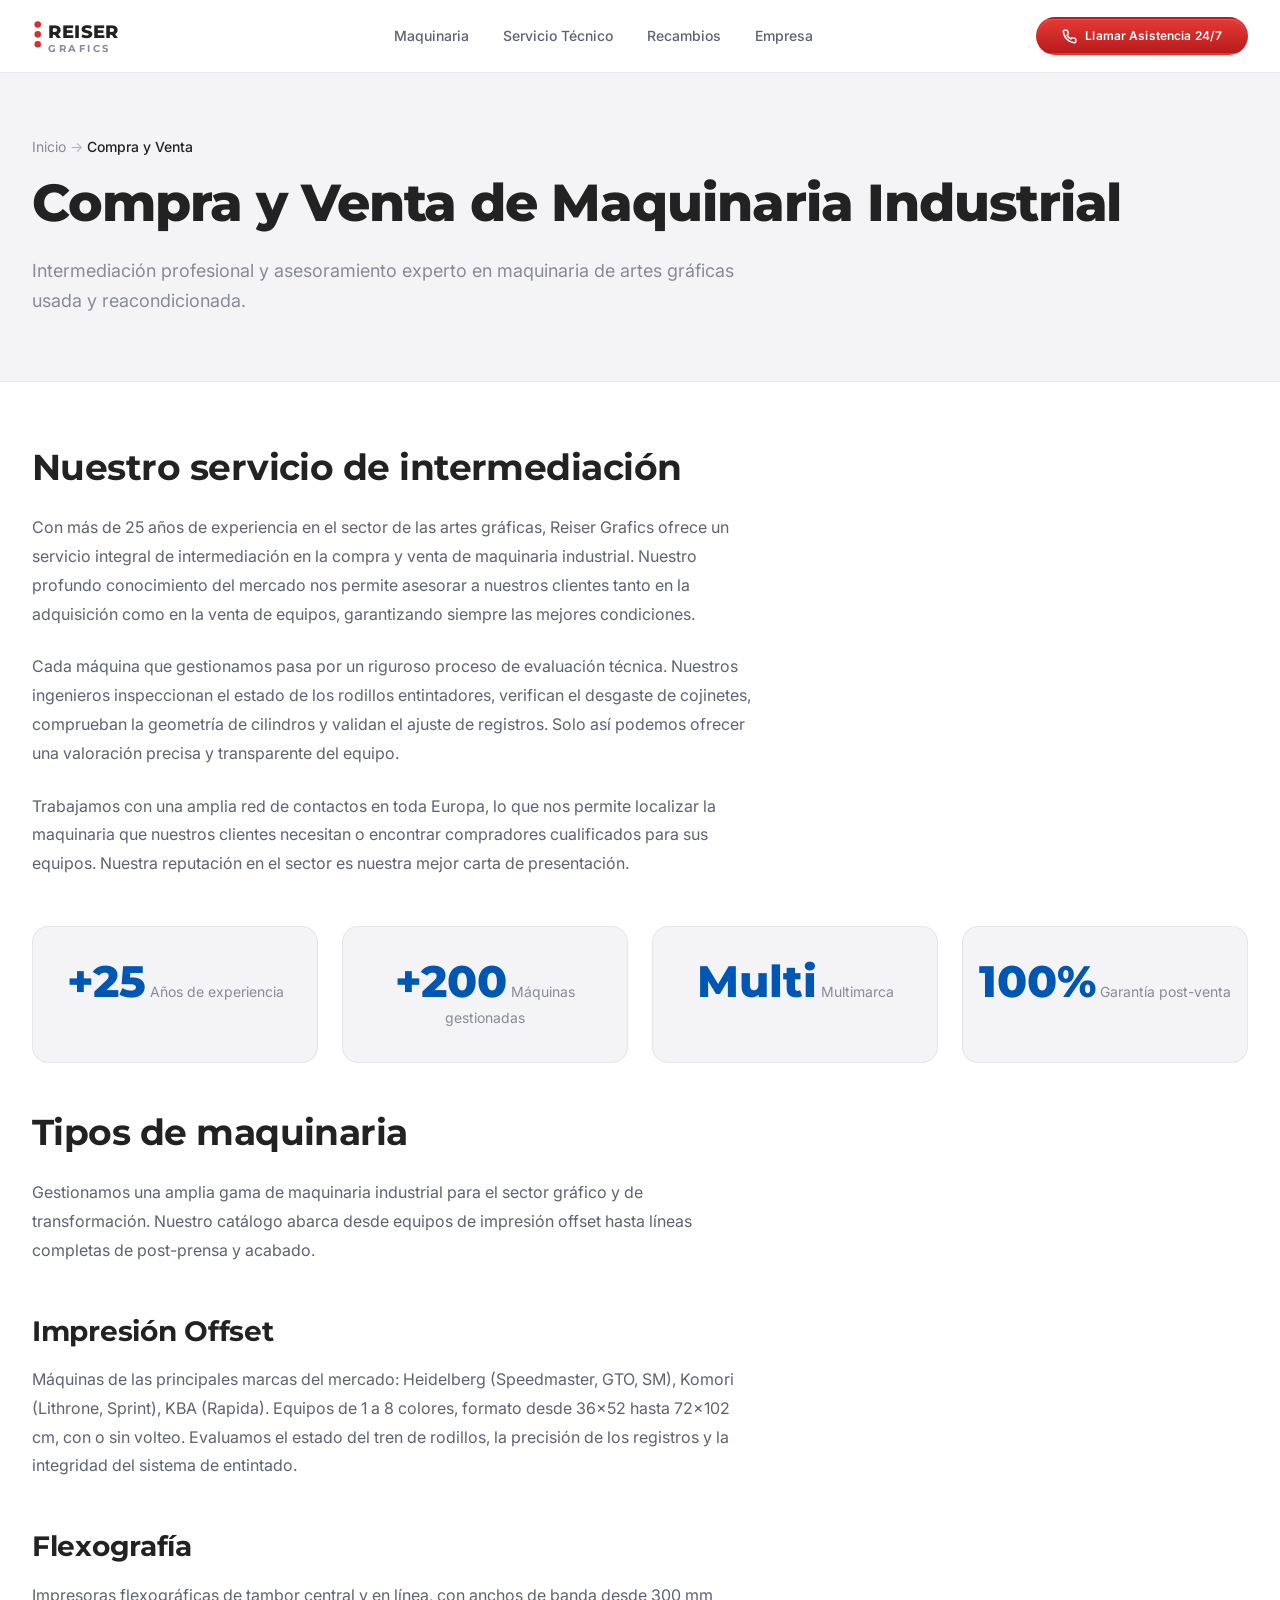
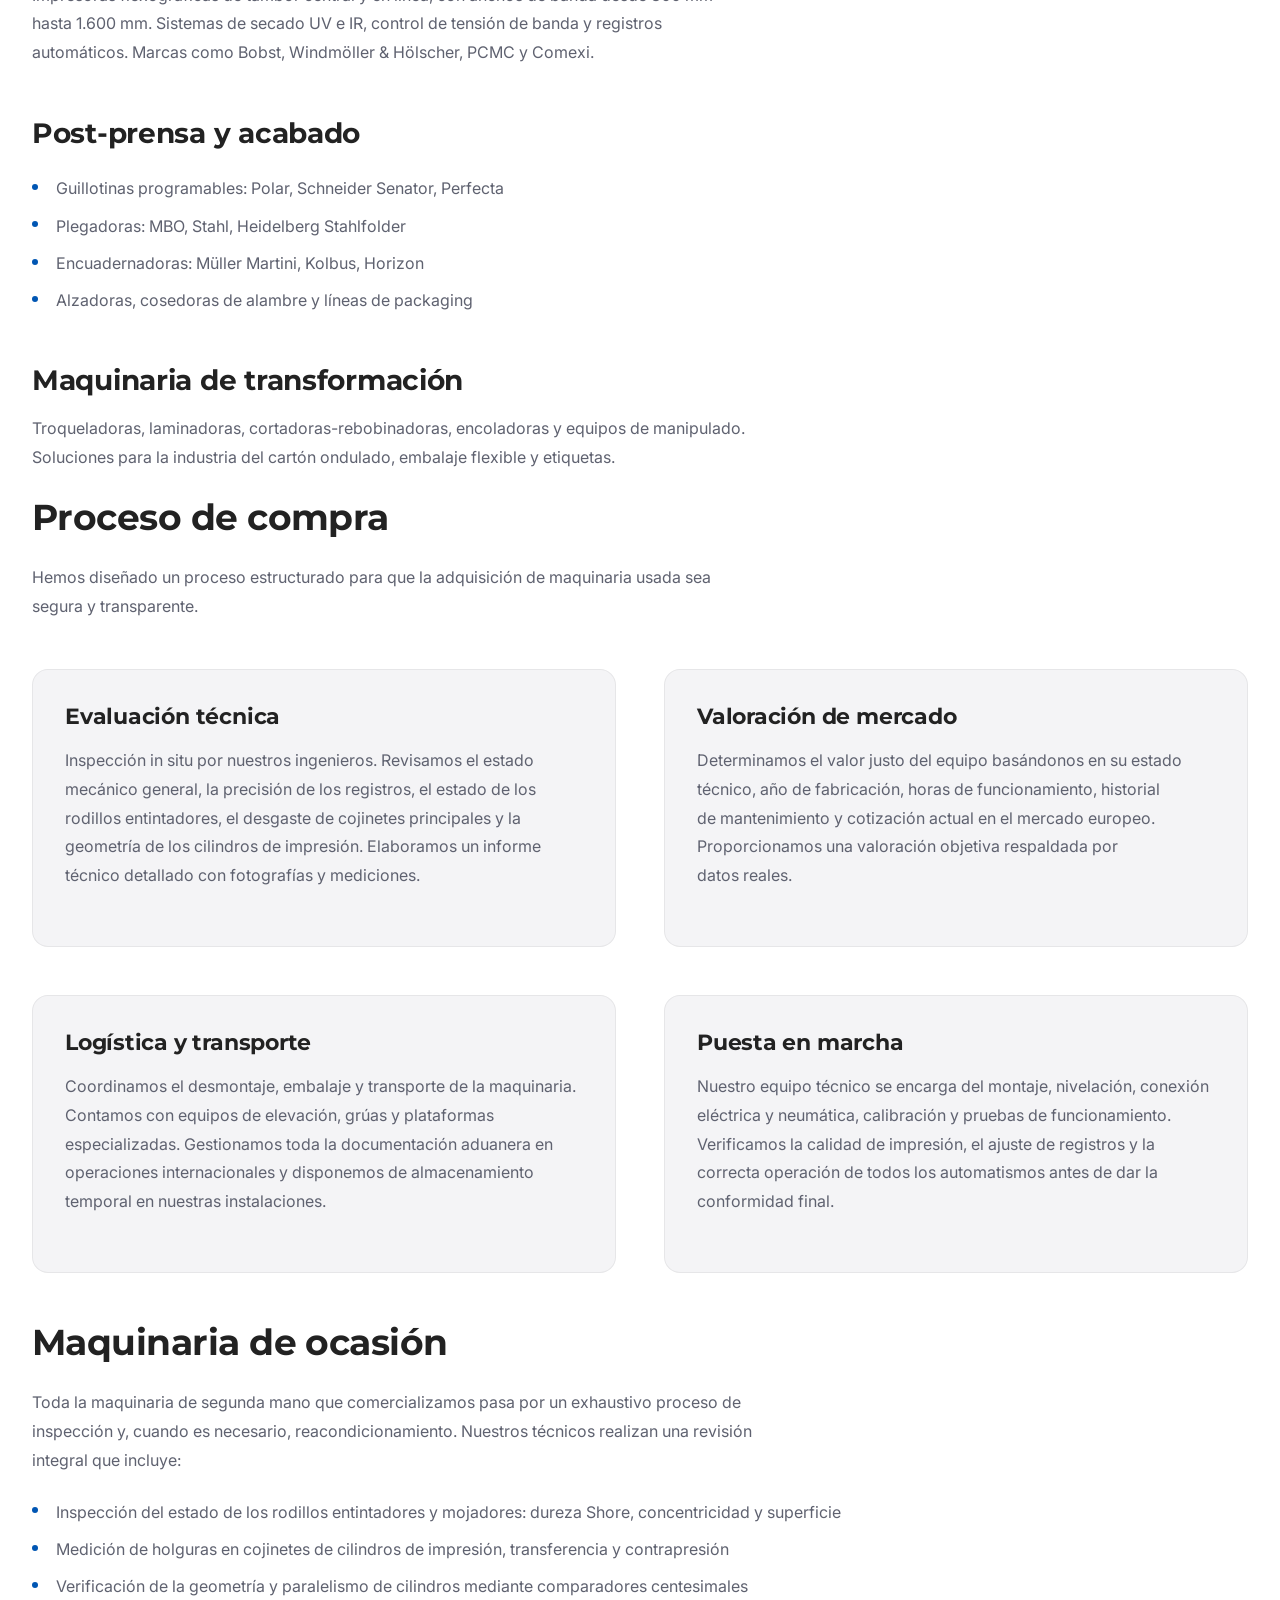
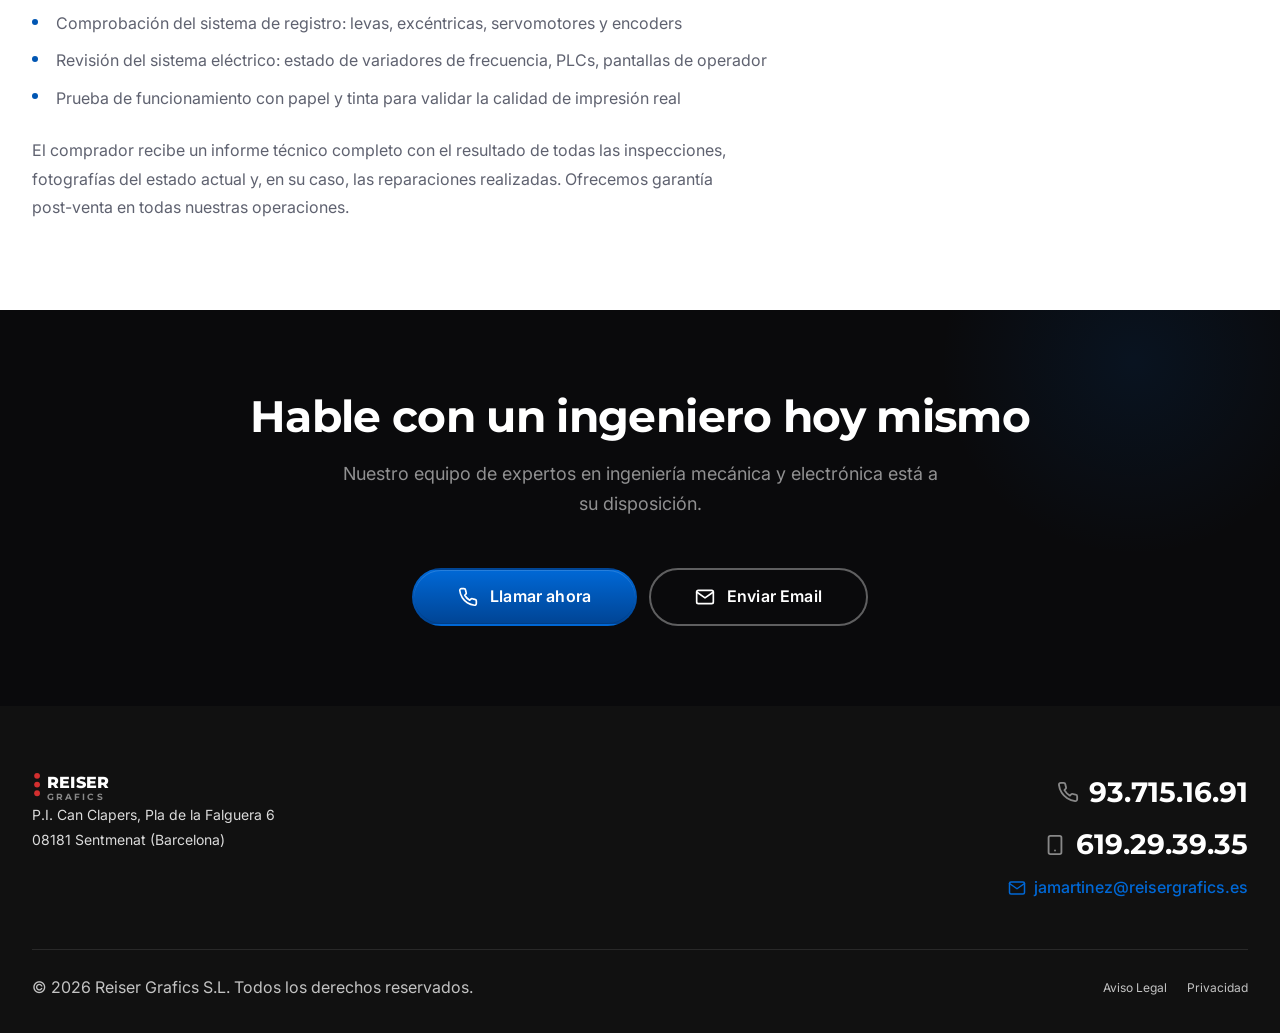
<file: compra-venta.html>
<!DOCTYPE html>
<html lang="es">
<head>
    <meta charset="UTF-8">
    <meta name="viewport" content="width=device-width, initial-scale=1.0">
    <meta name="description" content="Compra y venta de maquinaria industrial de artes gráficas de segunda mano en Barcelona. Intermediación profesional, maquinaria usada y reacondicionada. Heidelberg, Komori, KBA, MBO, Polar.">
    <meta name="keywords" content="compra venta maquinaria artes gráficas, maquinaria gráfica segunda mano, maquinaria offset usada, maquinaria flexografía segunda mano, Heidelberg segunda mano, Komori segunda mano, Barcelona">
    <meta name="robots" content="index, follow">
    <meta name="author" content="Reiser Grafics S.L.">
    <meta name="geo.region" content="ES-CT">
    <title>Compra y Venta Maquinaria Industrial Artes Gráficas Segunda Mano Barcelona — Reiser Grafics</title>
    <!-- Open Graph -->
    <meta property="og:type" content="website">
    <meta property="og:url" content="https://www.reisergrafics.es/compra-venta.html">
    <meta property="og:title" content="Compra y Venta Maquinaria Artes Gráficas — Reiser Grafics">
    <meta property="og:description" content="Intermediación profesional en compra y venta de maquinaria industrial de artes gráficas. Más de 25 años de experiencia en Barcelona.">
    <meta property="og:image" content="https://www.reisergrafics.es/assets/images/hero-bg.png">
    <meta property="og:site_name" content="Reiser Grafics S.L.">

    <link rel="icon" type="image/svg+xml" href="data:image/svg+xml,<svg xmlns='http://www.w3.org/2000/svg' viewBox='0 0 32 32'><rect width='32' height='32' rx='6' fill='%230056B3'/><text x='50%25' y='55%25' dominant-baseline='middle' text-anchor='middle' fill='white' font-family='sans-serif' font-weight='bold' font-size='18'>RG</text></svg>">

    <link rel="preconnect" href="https://fonts.googleapis.com">
    <link rel="preconnect" href="https://fonts.gstatic.com" crossorigin>
    <link href="https://fonts.googleapis.com/css2?family=Inter:wght@400;500;600&family=Montserrat:wght@700;800&display=swap" rel="stylesheet">

    <link rel="stylesheet" href="css/variables.css">
    <link rel="stylesheet" href="css/reset.css">
    <link rel="stylesheet" href="css/base.css">
    <link rel="stylesheet" href="css/layout.css">
    <link rel="stylesheet" href="css/components.css">
    <link rel="stylesheet" href="css/sections.css">
    <link rel="stylesheet" href="css/animations.css">
</head>
<body>

    <!-- HEADER -->
    <header class="header" id="header">
        <div class="header__inner">
            <a href="index.html" class="header__logo" aria-label="Reiser Grafics — Inicio">
                <svg class="header__logo-svg" viewBox="0 0 170 44" fill="none" xmlns="http://www.w3.org/2000/svg">
                    <circle cx="7" cy="8" r="4" fill="#D32F2F"/>
                    <circle cx="7" cy="20" r="4" fill="#D32F2F"/>
                    <circle cx="7" cy="32" r="4" fill="#D32F2F"/>
                    <text x="20" y="25" fill="#222222" font-family="Montserrat,sans-serif" font-weight="800" font-size="22" letter-spacing="0.5">REISER</text>
                    <text x="20" y="41" fill="#888B97" font-family="Montserrat,sans-serif" font-weight="700" font-size="12" letter-spacing="3">GRAFICS</text>
                </svg>
            </a>
            <nav class="header__nav" id="main-nav">
                <a href="compra-venta.html" class="header__nav-link">Maquinaria</a>
                <a href="servicio-tecnico.html" class="header__nav-link">Servicio Técnico</a>
                <a href="recambios.html" class="header__nav-link">Recambios</a>
                <a href="empresa.html" class="header__nav-link">Empresa</a>
            </nav>
            <div class="header__actions">
                <a href="tel:+34619293935" class="btn btn-danger btn-sm header__cta">
                    <svg viewBox="0 0 24 24" fill="none" stroke="currentColor" stroke-width="2.5" stroke-linecap="round" stroke-linejoin="round"><path d="M22 16.92v3a2 2 0 0 1-2.18 2 19.79 19.79 0 0 1-8.63-3.07 19.5 19.5 0 0 1-6-6 19.79 19.79 0 0 1-3.07-8.67A2 2 0 0 1 4.11 2h3a2 2 0 0 1 2 1.72c.127.96.361 1.903.7 2.81a2 2 0 0 1-.45 2.11L8.09 9.91a16 16 0 0 0 6 6l1.27-1.27a2 2 0 0 1 2.11-.45c.907.339 1.85.573 2.81.7A2 2 0 0 1 22 16.92z"/></svg>
                    <span>Llamar Asistencia 24/7</span>
                </a>
                <button class="header__hamburger" id="hamburger-btn" aria-label="Abrir menú" aria-expanded="false">
                    <span></span><span></span><span></span>
                </button>
            </div>
        </div>
    </header>

    <!-- Mobile menu -->
    <div class="mobile-menu" id="mobile-menu" aria-hidden="true">
        <div class="mobile-menu__backdrop"></div>
        <div class="mobile-menu__panel">
            <nav class="mobile-menu__nav">
                <a href="compra-venta.html" class="mobile-menu__link">Maquinaria</a>
                <a href="servicio-tecnico.html" class="mobile-menu__link">Servicio Técnico</a>
                <a href="recambios.html" class="mobile-menu__link">Recambios</a>
                <a href="empresa.html" class="mobile-menu__link">Empresa</a>
            </nav>
            <div class="mobile-menu__contact">
                <a href="tel:+34619293935" class="btn btn-danger btn-lg"><svg width="18" height="18" viewBox="0 0 24 24" fill="none" stroke="currentColor" stroke-width="2.5" stroke-linecap="round" stroke-linejoin="round"><path d="M22 16.92v3a2 2 0 0 1-2.18 2 19.79 19.79 0 0 1-8.63-3.07 19.5 19.5 0 0 1-6-6 19.79 19.79 0 0 1-3.07-8.67A2 2 0 0 1 4.11 2h3a2 2 0 0 1 2 1.72c.127.96.361 1.903.7 2.81a2 2 0 0 1-.45 2.11L8.09 9.91a16 16 0 0 0 6 6l1.27-1.27a2 2 0 0 1 2.11-.45c.907.339 1.85.573 2.81.7A2 2 0 0 1 22 16.92z"/></svg> Urgencias 24/7</a>
                <a href="tel:+34937151691" class="btn btn-secondary--dark btn-lg"><svg width="18" height="18" viewBox="0 0 24 24" fill="none" stroke="currentColor" stroke-width="2.5"><path d="M22 16.92v3a2 2 0 0 1-2.18 2 19.79 19.79 0 0 1-8.63-3.07 19.5 19.5 0 0 1-6-6 19.79 19.79 0 0 1-3.07-8.67A2 2 0 0 1 4.11 2h3a2 2 0 0 1 2 1.72c.127.96.361 1.903.7 2.81a2 2 0 0 1-.45 2.11L8.09 9.91a16 16 0 0 0 6 6l1.27-1.27a2 2 0 0 1 2.11-.45c.907.339 1.85.573 2.81.7A2 2 0 0 1 22 16.92z"/></svg> Oficina: 93 715 16 91</a>
            </div>
        </div>
    </div>

    <main>

        <!-- Page Hero -->
        <section class="page-hero">
            <div class="container">
                <nav class="breadcrumb"><a href="index.html">Inicio</a> → <span>Compra y Venta</span></nav>
                <h1>Compra y Venta de Maquinaria Industrial</h1>
                <p class="text-lead">Intermediación profesional y asesoramiento experto en maquinaria de artes gráficas usada y reacondicionada.</p>
            </div>
        </section>

        <!-- Page Content -->
        <section class="page-content section">
            <div class="container">

                <!-- 1. Nuestro servicio de intermediación -->
                <div class="animate-on-scroll">
                    <h2>Nuestro servicio de intermediación</h2>
                    <p>Con más de 25 años de experiencia en el sector de las artes gráficas, Reiser Grafics ofrece un servicio integral de intermediación en la compra y venta de maquinaria industrial. Nuestro profundo conocimiento del mercado nos permite asesorar a nuestros clientes tanto en la adquisición como en la venta de equipos, garantizando siempre las mejores condiciones.</p>
                    <p>Cada máquina que gestionamos pasa por un riguroso proceso de evaluación técnica. Nuestros ingenieros inspeccionan el estado de los rodillos entintadores, verifican el desgaste de cojinetes, comprueban la geometría de cilindros y validan el ajuste de registros. Solo así podemos ofrecer una valoración precisa y transparente del equipo.</p>
                    <p>Trabajamos con una amplia red de contactos en toda Europa, lo que nos permite localizar la maquinaria que nuestros clientes necesitan o encontrar compradores cualificados para sus equipos. Nuestra reputación en el sector es nuestra mejor carta de presentación.</p>
                </div>

                <!-- 2. Stats -->
                <div class="stats-row animate-on-scroll">
                    <div class="stat">
                        <span class="stat__number">+25</span>
                        <span class="stat__label">Años de experiencia</span>
                    </div>
                    <div class="stat">
                        <span class="stat__number">+200</span>
                        <span class="stat__label">Máquinas gestionadas</span>
                    </div>
                    <div class="stat">
                        <span class="stat__number">Multi</span>
                        <span class="stat__label">Multimarca</span>
                    </div>
                    <div class="stat">
                        <span class="stat__number">100%</span>
                        <span class="stat__label">Garantía post-venta</span>
                    </div>
                </div>

                <!-- 3. Tipos de maquinaria -->
                <div class="animate-on-scroll">
                    <h2>Tipos de maquinaria</h2>
                    <p>Gestionamos una amplia gama de maquinaria industrial para el sector gráfico y de transformación. Nuestro catálogo abarca desde equipos de impresión offset hasta líneas completas de post-prensa y acabado.</p>

                    <h3>Impresión Offset</h3>
                    <p>Máquinas de las principales marcas del mercado: Heidelberg (Speedmaster, GTO, SM), Komori (Lithrone, Sprint), KBA (Rapida). Equipos de 1 a 8 colores, formato desde 36×52 hasta 72×102 cm, con o sin volteo. Evaluamos el estado del tren de rodillos, la precisión de los registros y la integridad del sistema de entintado.</p>

                    <h3>Flexografía</h3>
                    <p>Impresoras flexográficas de tambor central y en línea, con anchos de banda desde 300 mm hasta 1.600 mm. Sistemas de secado UV e IR, control de tensión de banda y registros automáticos. Marcas como Bobst, Windmöller & Hölscher, PCMC y Comexi.</p>

                    <h3>Post-prensa y acabado</h3>
                    <ul>
                        <li>Guillotinas programables: Polar, Schneider Senator, Perfecta</li>
                        <li>Plegadoras: MBO, Stahl, Heidelberg Stahlfolder</li>
                        <li>Encuadernadoras: Müller Martini, Kolbus, Horizon</li>
                        <li>Alzadoras, cosedoras de alambre y líneas de packaging</li>
                    </ul>

                    <h3>Maquinaria de transformación</h3>
                    <p>Troqueladoras, laminadoras, cortadoras-rebobinadoras, encoladoras y equipos de manipulado. Soluciones para la industria del cartón ondulado, embalaje flexible y etiquetas.</p>
                </div>

                <!-- 4. Proceso de compra -->
                <div class="animate-on-scroll">
                    <h2>Proceso de compra</h2>
                    <p>Hemos diseñado un proceso estructurado para que la adquisición de maquinaria usada sea segura y transparente.</p>
                </div>

                <div class="content-grid">
                    <div class="content-box animate-on-scroll">
                        <h3>Evaluación técnica</h3>
                        <p>Inspección in situ por nuestros ingenieros. Revisamos el estado mecánico general, la precisión de los registros, el estado de los rodillos entintadores, el desgaste de cojinetes principales y la geometría de los cilindros de impresión. Elaboramos un informe técnico detallado con fotografías y mediciones.</p>
                    </div>
                    <div class="content-box animate-on-scroll">
                        <h3>Valoración de mercado</h3>
                        <p>Determinamos el valor justo del equipo basándonos en su estado técnico, año de fabricación, horas de funcionamiento, historial de mantenimiento y cotización actual en el mercado europeo. Proporcionamos una valoración objetiva respaldada por datos reales.</p>
                    </div>
                    <div class="content-box animate-on-scroll">
                        <h3>Logística y transporte</h3>
                        <p>Coordinamos el desmontaje, embalaje y transporte de la maquinaria. Contamos con equipos de elevación, grúas y plataformas especializadas. Gestionamos toda la documentación aduanera en operaciones internacionales y disponemos de almacenamiento temporal en nuestras instalaciones.</p>
                    </div>
                    <div class="content-box animate-on-scroll">
                        <h3>Puesta en marcha</h3>
                        <p>Nuestro equipo técnico se encarga del montaje, nivelación, conexión eléctrica y neumática, calibración y pruebas de funcionamiento. Verificamos la calidad de impresión, el ajuste de registros y la correcta operación de todos los automatismos antes de dar la conformidad final.</p>
                    </div>
                </div>

                <!-- 5. Maquinaria de ocasión -->
                <div class="animate-on-scroll">
                    <h2>Maquinaria de ocasión</h2>
                    <p>Toda la maquinaria de segunda mano que comercializamos pasa por un exhaustivo proceso de inspección y, cuando es necesario, reacondicionamiento. Nuestros técnicos realizan una revisión integral que incluye:</p>
                    <ul>
                        <li>Inspección del estado de los rodillos entintadores y mojadores: dureza Shore, concentricidad y superficie</li>
                        <li>Medición de holguras en cojinetes de cilindros de impresión, transferencia y contrapresión</li>
                        <li>Verificación de la geometría y paralelismo de cilindros mediante comparadores centesimales</li>
                        <li>Comprobación del sistema de registro: levas, excéntricas, servomotores y encoders</li>
                        <li>Revisión del sistema eléctrico: estado de variadores de frecuencia, PLCs, pantallas de operador</li>
                        <li>Prueba de funcionamiento con papel y tinta para validar la calidad de impresión real</li>
                    </ul>
                    <p>El comprador recibe un informe técnico completo con el resultado de todas las inspecciones, fotografías del estado actual y, en su caso, las reparaciones realizadas. Ofrecemos garantía post-venta en todas nuestras operaciones.</p>
                </div>

            </div>
        </section>

        <!-- CTA Block -->
        <section class="cta-block">
            <div class="container">
                <div class="cta-block__content animate-on-scroll">
                    <h2>Hable con un ingeniero hoy mismo</h2>
                    <p class="text-lead">Nuestro equipo de expertos en ingeniería mecánica y electrónica está a su disposición.</p>
                    <div class="cta-block__buttons">
                        <a href="tel:+34937151691" class="btn btn-primary btn-lg">
                            <svg viewBox="0 0 24 24" fill="none" stroke="currentColor" stroke-width="2" stroke-linecap="round" stroke-linejoin="round"><path d="M22 16.92v3a2 2 0 0 1-2.18 2 19.79 19.79 0 0 1-8.63-3.07 19.5 19.5 0 0 1-6-6 19.79 19.79 0 0 1-3.07-8.67A2 2 0 0 1 4.11 2h3a2 2 0 0 1 2 1.72c.127.96.361 1.903.7 2.81a2 2 0 0 1-.45 2.11L8.09 9.91a16 16 0 0 0 6 6l1.27-1.27a2 2 0 0 1 2.11-.45c.907.339 1.85.573 2.81.7A2 2 0 0 1 22 16.92z"/></svg>
                            Llamar ahora
                        </a>
                        <a href="mailto:jamartinez@reisergrafics.es" class="btn btn-secondary--dark btn-lg">
                            <svg viewBox="0 0 24 24" fill="none" stroke="currentColor" stroke-width="2" stroke-linecap="round" stroke-linejoin="round"><path d="M4 4h16c1.1 0 2 .9 2 2v12c0 1.1-.9 2-2 2H4c-1.1 0-2-.9-2-2V6c0-1.1.9-2 2-2z"/><polyline points="22,6 12,13 2,6"/></svg>
                            Enviar Email
                        </a>
                    </div>
                </div>
            </div>
        </section>

    </main>

    <!-- FOOTER -->
    <footer class="footer">
        <div class="container">
            <div class="footer__inner">
                <div class="footer__top">
                    <div>
                        <svg class="footer__logo-svg" viewBox="0 0 170 44" fill="none" xmlns="http://www.w3.org/2000/svg">
                            <circle cx="7" cy="8" r="4" fill="#D32F2F"/>
                            <circle cx="7" cy="20" r="4" fill="#D32F2F"/>
                            <circle cx="7" cy="32" r="4" fill="#D32F2F"/>
                            <text x="20" y="25" fill="#FFFFFF" font-family="Montserrat,sans-serif" font-weight="800" font-size="22" letter-spacing="0.5">REISER</text>
                            <text x="20" y="41" fill="rgba(255,255,255,0.5)" font-family="Montserrat,sans-serif" font-weight="700" font-size="12" letter-spacing="3">GRAFICS</text>
                        </svg>
                        <p class="footer__address">P.I. Can Clapers, Pla de la Falguera 6<br>08181 Sentmenat (Barcelona)</p>
                    </div>
                    <div class="footer__contact-row">
                        <a href="tel:+34937151691" class="footer__contact-link"><svg viewBox="0 0 24 24" fill="none" stroke="currentColor" stroke-width="2" stroke-linecap="round" stroke-linejoin="round"><path d="M22 16.92v3a2 2 0 0 1-2.18 2 19.79 19.79 0 0 1-8.63-3.07 19.5 19.5 0 0 1-6-6 19.79 19.79 0 0 1-3.07-8.67A2 2 0 0 1 4.11 2h3a2 2 0 0 1 2 1.72c.127.96.361 1.903.7 2.81a2 2 0 0 1-.45 2.11L8.09 9.91a16 16 0 0 0 6 6l1.27-1.27a2 2 0 0 1 2.11-.45c.907.339 1.85.573 2.81.7A2 2 0 0 1 22 16.92z"/></svg> 93.715.16.91</a>
                        <a href="tel:+34619293935" class="footer__contact-link"><svg viewBox="0 0 24 24" fill="none" stroke="currentColor" stroke-width="2" stroke-linecap="round" stroke-linejoin="round"><rect x="5" y="2" width="14" height="20" rx="2"/><line x1="12" y1="18" x2="12.01" y2="18"/></svg> 619.29.39.35</a>
                        <a href="mailto:jamartinez@reisergrafics.es" class="footer__email"><svg viewBox="0 0 24 24" fill="none" stroke="currentColor" stroke-width="2" stroke-linecap="round" stroke-linejoin="round"><path d="M4 4h16c1.1 0 2 .9 2 2v12c0 1.1-.9 2-2 2H4c-1.1 0-2-.9-2-2V6c0-1.1.9-2 2-2z"/><polyline points="22,6 12,13 2,6"/></svg> jamartinez@reisergrafics.es</a>
                    </div>
                </div>
                <div class="footer__bottom">
                    <p>&copy; 2026 Reiser Grafics S.L. Todos los derechos reservados.</p>
                    <div class="footer__legal">
                        <a href="aviso-legal.html">Aviso Legal</a>
                        <a href="privacidad.html">Privacidad</a>
                    </div>
                </div>
            </div>
        </div>
    </footer>

    <script type="module" src="js/app.js"></script>
</body>
</html>
</file>
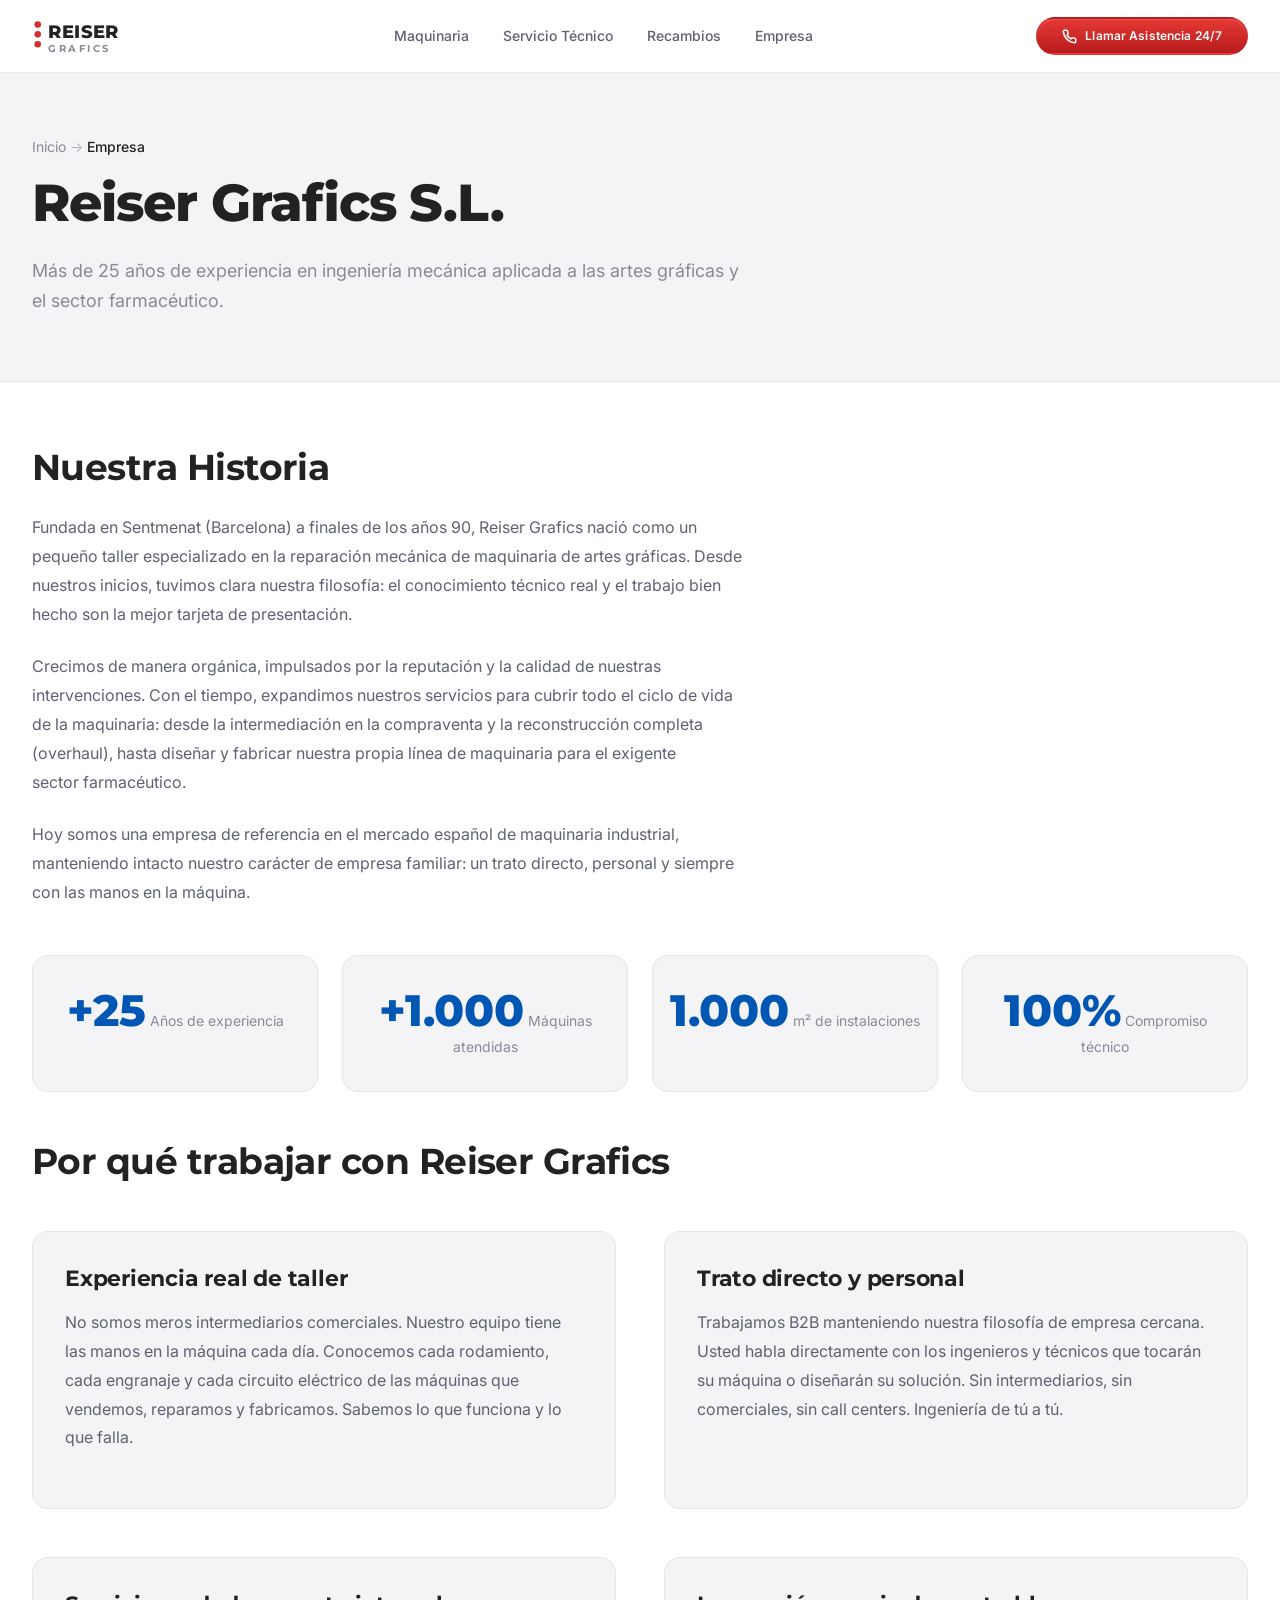
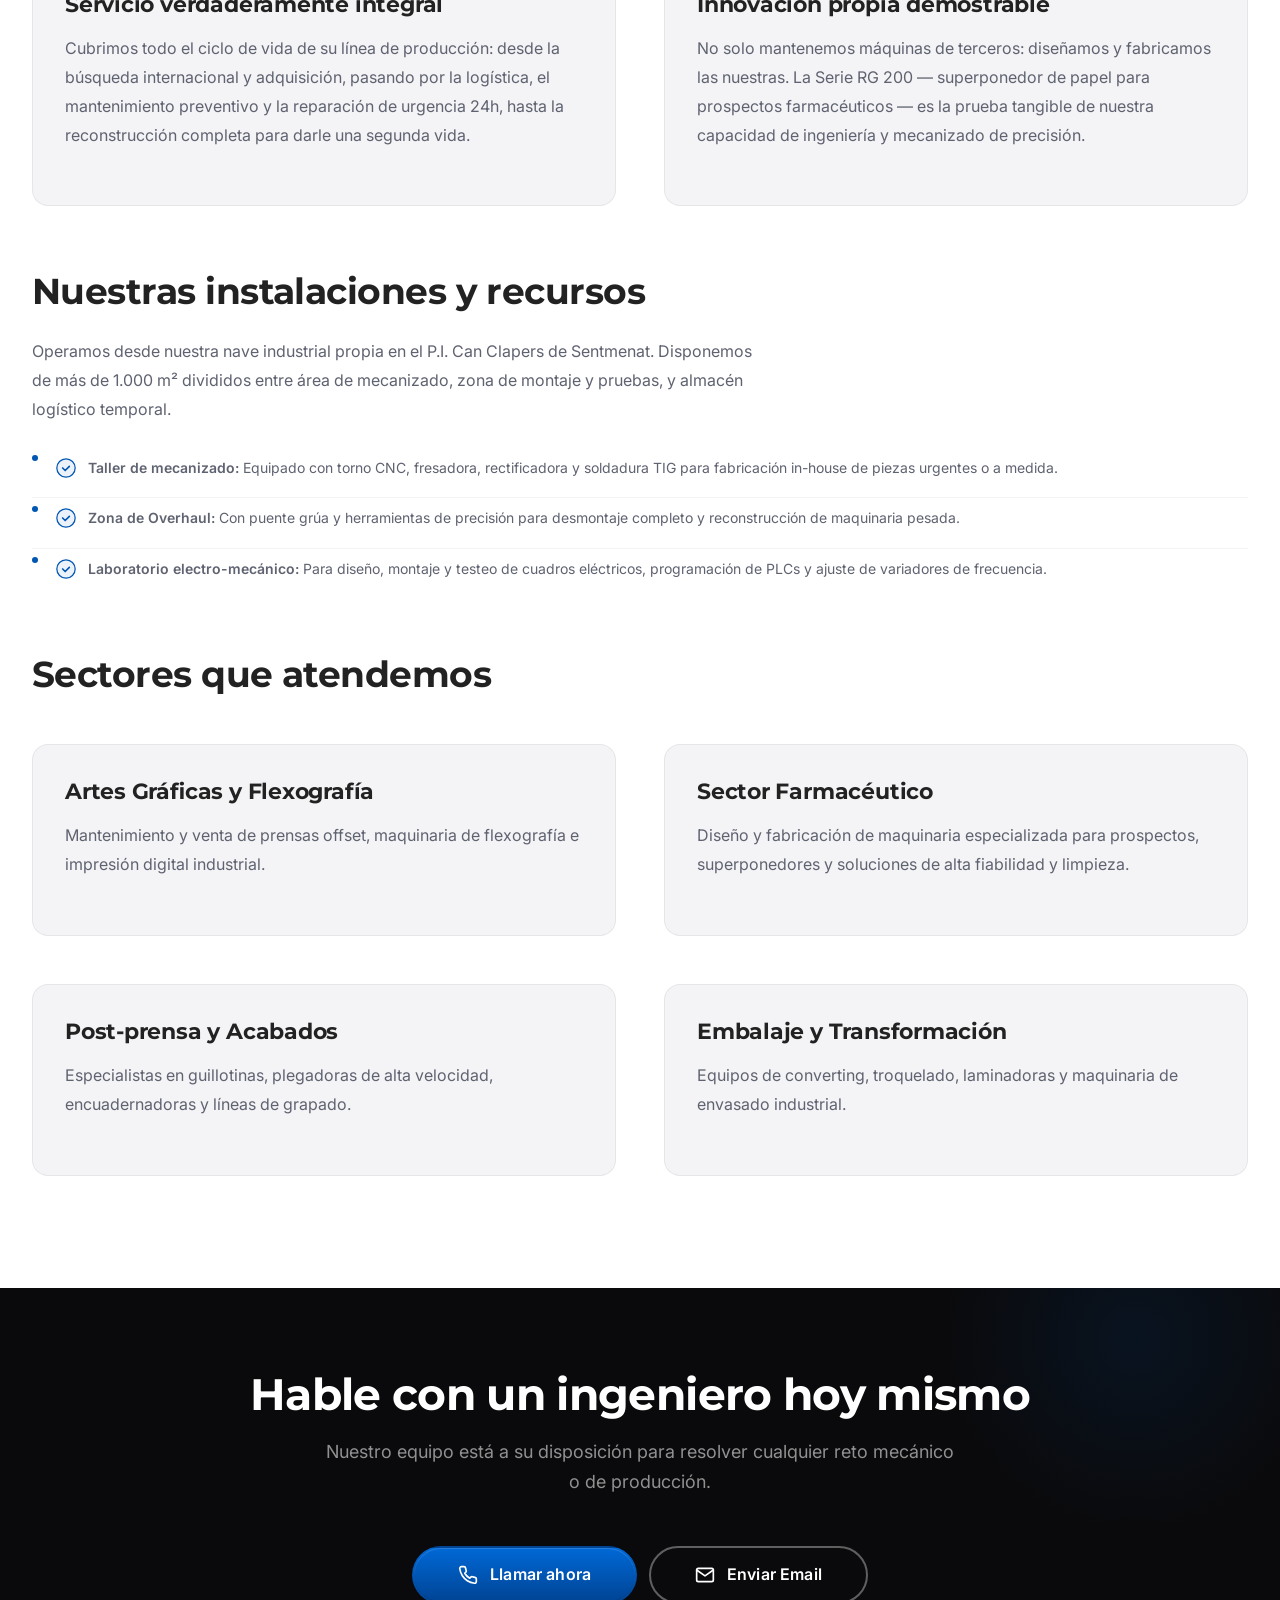
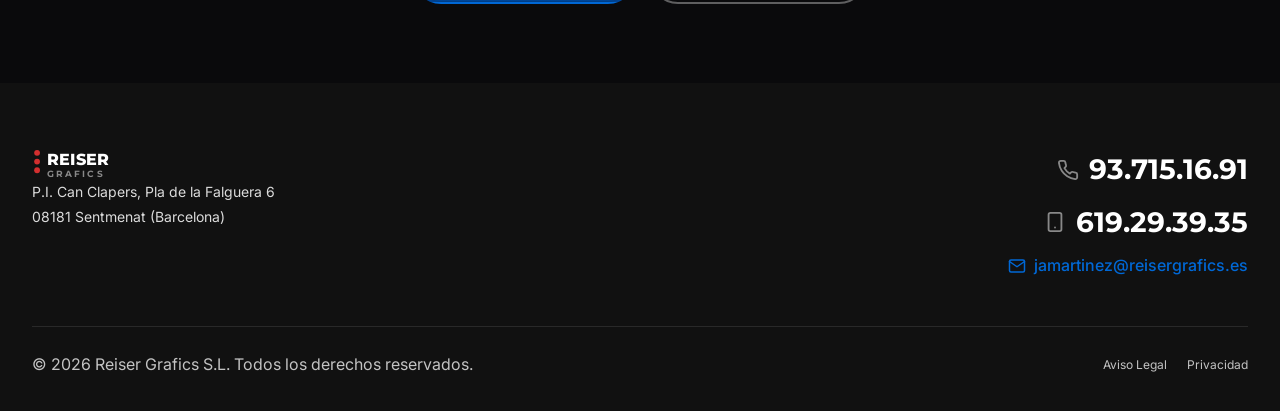
<file: empresa.html>
<!DOCTYPE html>
<html lang="es">
<head>
    <meta charset="UTF-8">
    <meta name="viewport" content="width=device-width, initial-scale=1.0">
    <meta name="description" content="Reiser Grafics S.L. — Más de 25 años de experiencia en ingeniería mecánica para artes gráficas y sector farmacéutico en Sentmenat, Barcelona. Empresa familiar con trato directo.">
    <meta name="keywords" content="Reiser Grafics, empresa maquinaria gráfica Barcelona, taller maquinaria artes gráficas Sentmenat, empresa ingeniería mecánica Barcelona, empresa familiar maquinaria gráfica">
    <meta name="robots" content="index, follow">
    <meta name="author" content="Reiser Grafics S.L.">
    <meta name="geo.region" content="ES-CT">
    <meta name="geo.placename" content="Sentmenat, Barcelona">
    <title>Empresa · Más de 25 Años en Maquinaria Artes Gráficas Barcelona — Reiser Grafics</title>
    <meta property="og:type" content="website">
    <meta property="og:url" content="https://www.reisergrafics.es/empresa.html">
    <meta property="og:title" content="Reiser Grafics S.L. — Empresa de Maquinaria Industrial Barcelona">
    <meta property="og:description" content="Más de 25 años de experiencia en ingeniería mecánica para artes gráficas y sector farmacéutico. Empresa familiar con trato directo en Sentmenat, Barcelona.">
    <meta property="og:image" content="https://www.reisergrafics.es/assets/images/hero-bg.png">
    <meta property="og:site_name" content="Reiser Grafics S.L.">
    <link rel="icon" type="image/svg+xml" href="data:image/svg+xml,<svg xmlns='http://www.w3.org/2000/svg' viewBox='0 0 32 32'><rect width='32' height='32' rx='6' fill='%230056B3'/><text x='50%25' y='55%25' dominant-baseline='middle' text-anchor='middle' fill='white' font-family='sans-serif' font-weight='bold' font-size='18'>RG</text></svg>">
    <link rel="preconnect" href="https://fonts.googleapis.com">
    <link rel="preconnect" href="https://fonts.gstatic.com" crossorigin>
    <link href="https://fonts.googleapis.com/css2?family=Inter:wght@400;500;600&family=Montserrat:wght@700;800&display=swap" rel="stylesheet">
    <link rel="stylesheet" href="css/variables.css">
    <link rel="stylesheet" href="css/reset.css">
    <link rel="stylesheet" href="css/base.css">
    <link rel="stylesheet" href="css/layout.css">
    <link rel="stylesheet" href="css/components.css">
    <link rel="stylesheet" href="css/sections.css">
    <link rel="stylesheet" href="css/animations.css">
</head>
<body>
    <header class="header" id="header">
        <div class="header__inner">
            <a href="index.html" class="header__logo" aria-label="Reiser Grafics — Inicio">
                <svg class="header__logo-svg" viewBox="0 0 170 44" fill="none" xmlns="http://www.w3.org/2000/svg">
                    <circle cx="7" cy="8" r="4" fill="#D32F2F"/>
                    <circle cx="7" cy="20" r="4" fill="#D32F2F"/>
                    <circle cx="7" cy="32" r="4" fill="#D32F2F"/>
                    <text x="20" y="25" fill="#222222" font-family="Montserrat,sans-serif" font-weight="800" font-size="22" letter-spacing="0.5">REISER</text>
                    <text x="20" y="41" fill="#888B97" font-family="Montserrat,sans-serif" font-weight="700" font-size="12" letter-spacing="3">GRAFICS</text>
                </svg>
            </a>
            <nav class="header__nav" id="main-nav">
                <a href="compra-venta.html" class="header__nav-link">Maquinaria</a>
                <a href="servicio-tecnico.html" class="header__nav-link">Servicio Técnico</a>
                <a href="recambios.html" class="header__nav-link">Recambios</a>
                <a href="empresa.html" class="header__nav-link">Empresa</a>
            </nav>
            <div class="header__actions">
                <a href="tel:+34619293935" class="btn btn-danger btn-sm header__cta">
                    <svg viewBox="0 0 24 24" fill="none" stroke="currentColor" stroke-width="2.5" stroke-linecap="round" stroke-linejoin="round"><path d="M22 16.92v3a2 2 0 0 1-2.18 2 19.79 19.79 0 0 1-8.63-3.07 19.5 19.5 0 0 1-6-6 19.79 19.79 0 0 1-3.07-8.67A2 2 0 0 1 4.11 2h3a2 2 0 0 1 2 1.72c.127.96.361 1.903.7 2.81a2 2 0 0 1-.45 2.11L8.09 9.91a16 16 0 0 0 6 6l1.27-1.27a2 2 0 0 1 2.11-.45c.907.339 1.85.573 2.81.7A2 2 0 0 1 22 16.92z"/></svg>
                    <span>Llamar Asistencia 24/7</span>
                </a>
                <button class="header__hamburger" id="hamburger-btn" aria-label="Abrir menú" aria-expanded="false">
                    <span></span><span></span><span></span>
                </button>
            </div>
        </div>
    </header>

    <div class="mobile-menu" id="mobile-menu" aria-hidden="true">
        <div class="mobile-menu__backdrop"></div>
        <div class="mobile-menu__panel">
            <nav class="mobile-menu__nav">
                <a href="compra-venta.html" class="mobile-menu__link">Maquinaria</a>
                <a href="servicio-tecnico.html" class="mobile-menu__link">Servicio Técnico</a>
                <a href="recambios.html" class="mobile-menu__link">Recambios</a>
                <a href="empresa.html" class="mobile-menu__link">Empresa</a>
            </nav>
            <div class="mobile-menu__contact">
                <a href="tel:+34619293935" class="btn btn-danger btn-lg"><svg width="18" height="18" viewBox="0 0 24 24" fill="none" stroke="currentColor" stroke-width="2.5" stroke-linecap="round" stroke-linejoin="round"><path d="M22 16.92v3a2 2 0 0 1-2.18 2 19.79 19.79 0 0 1-8.63-3.07 19.5 19.5 0 0 1-6-6 19.79 19.79 0 0 1-3.07-8.67A2 2 0 0 1 4.11 2h3a2 2 0 0 1 2 1.72c.127.96.361 1.903.7 2.81a2 2 0 0 1-.45 2.11L8.09 9.91a16 16 0 0 0 6 6l1.27-1.27a2 2 0 0 1 2.11-.45c.907.339 1.85.573 2.81.7A2 2 0 0 1 22 16.92z"/></svg> Urgencias 24/7</a>
                <a href="tel:+34937151691" class="btn btn-secondary--dark btn-lg"><svg width="18" height="18" viewBox="0 0 24 24" fill="none" stroke="currentColor" stroke-width="2.5"><path d="M22 16.92v3a2 2 0 0 1-2.18 2 19.79 19.79 0 0 1-8.63-3.07 19.5 19.5 0 0 1-6-6 19.79 19.79 0 0 1-3.07-8.67A2 2 0 0 1 4.11 2h3a2 2 0 0 1 2 1.72c.127.96.361 1.903.7 2.81a2 2 0 0 1-.45 2.11L8.09 9.91a16 16 0 0 0 6 6l1.27-1.27a2 2 0 0 1 2.11-.45c.907.339 1.85.573 2.81.7A2 2 0 0 1 22 16.92z"/></svg> Oficina: 93 715 16 91</a>
            </div>
        </div>
    </div>

    <main>
        <section class="page-hero">
            <div class="container">
                <nav class="breadcrumb"><a href="index.html">Inicio</a> → <span>Empresa</span></nav>
                <h1>Reiser Grafics S.L.</h1>
                <p class="text-lead">Más de 25 años de experiencia en ingeniería mecánica aplicada a las artes gráficas y el sector farmacéutico.</p>
            </div>
        </section>

        <section class="page-content section">
            <div class="container">
                
                <div class="animate-on-scroll">
                    <h2>Nuestra Historia</h2>
                    <p>Fundada en Sentmenat (Barcelona) a finales de los años 90, Reiser Grafics nació como un pequeño taller especializado en la reparación mecánica de maquinaria de artes gráficas. Desde nuestros inicios, tuvimos clara nuestra filosofía: el conocimiento técnico real y el trabajo bien hecho son la mejor tarjeta de presentación.</p>
                    <p>Crecimos de manera orgánica, impulsados por la reputación y la calidad de nuestras intervenciones. Con el tiempo, expandimos nuestros servicios para cubrir todo el ciclo de vida de la maquinaria: desde la intermediación en la compraventa y la reconstrucción completa (overhaul), hasta diseñar y fabricar nuestra propia línea de maquinaria para el exigente sector farmacéutico.</p>
                    <p>Hoy somos una empresa de referencia en el mercado español de maquinaria industrial, manteniendo intacto nuestro carácter de empresa familiar: un trato directo, personal y siempre con las manos en la máquina.</p>
                </div>

                <div class="stats-row animate-on-scroll">
                    <div class="stat">
                        <span class="stat__number">+25</span>
                        <span class="stat__label">Años de experiencia</span>
                    </div>
                    <div class="stat">
                        <span class="stat__number">+1.000</span>
                        <span class="stat__label">Máquinas atendidas</span>
                    </div>
                    <div class="stat">
                        <span class="stat__number">1.000</span>
                        <span class="stat__label">m² de instalaciones</span>
                    </div>
                    <div class="stat">
                        <span class="stat__number">100%</span>
                        <span class="stat__label">Compromiso técnico</span>
                    </div>
                </div>

                <div class="animate-on-scroll">
                    <h2>Por qué trabajar con Reiser Grafics</h2>
                    <div class="content-grid">
                        <div class="content-box">
                            <h3>Experiencia real de taller</h3>
                            <p>No somos meros intermediarios comerciales. Nuestro equipo tiene las manos en la máquina cada día. Conocemos cada rodamiento, cada engranaje y cada circuito eléctrico de las máquinas que vendemos, reparamos y fabricamos. Sabemos lo que funciona y lo que falla.</p>
                        </div>
                        <div class="content-box">
                            <h3>Trato directo y personal</h3>
                            <p>Trabajamos B2B manteniendo nuestra filosofía de empresa cercana. Usted habla directamente con los ingenieros y técnicos que tocarán su máquina o diseñarán su solución. Sin intermediarios, sin comerciales, sin call centers. Ingeniería de tú a tú.</p>
                        </div>
                        <div class="content-box">
                            <h3>Servicio verdaderamente integral</h3>
                            <p>Cubrimos todo el ciclo de vida de su línea de producción: desde la búsqueda internacional y adquisición, pasando por la logística, el mantenimiento preventivo y la reparación de urgencia 24h, hasta la reconstrucción completa para darle una segunda vida.</p>
                        </div>
                        <div class="content-box">
                            <h3>Innovación propia demostrable</h3>
                            <p>No solo mantenemos máquinas de terceros: diseñamos y fabricamos las nuestras. La Serie RG 200 — superponedor de papel para prospectos farmacéuticos — es la prueba tangible de nuestra capacidad de ingeniería y mecanizado de precisión.</p>
                        </div>
                    </div>
                </div>

                <div class="animate-on-scroll" style="margin-top: 4rem;">
                    <h2>Nuestras instalaciones y recursos</h2>
                    <p>Operamos desde nuestra nave industrial propia en el P.I. Can Clapers de Sentmenat. Disponemos de más de 1.000 m² divididos entre área de mecanizado, zona de montaje y pruebas, y almacén logístico temporal.</p>
                    <ul class="check-list">
                        <li>
                            <svg width="20" height="20" viewBox="0 0 24 24" fill="none"><circle cx="12" cy="12" r="11" fill="#0056B3" opacity="0.08"/><circle cx="12" cy="12" r="11" stroke="#0056B3" stroke-width="1.5"/><path d="M8 12l3 3 5-5" stroke="#0056B3" stroke-width="2" stroke-linecap="round" stroke-linejoin="round"/></svg>
                            <span><strong>Taller de mecanizado:</strong> Equipado con torno CNC, fresadora, rectificadora y soldadura TIG para fabricación in-house de piezas urgentes o a medida.</span>
                        </li>
                        <li>
                            <svg width="20" height="20" viewBox="0 0 24 24" fill="none"><circle cx="12" cy="12" r="11" fill="#0056B3" opacity="0.08"/><circle cx="12" cy="12" r="11" stroke="#0056B3" stroke-width="1.5"/><path d="M8 12l3 3 5-5" stroke="#0056B3" stroke-width="2" stroke-linecap="round" stroke-linejoin="round"/></svg>
                            <span><strong>Zona de Overhaul:</strong> Con puente grúa y herramientas de precisión para desmontaje completo y reconstrucción de maquinaria pesada.</span>
                        </li>
                        <li>
                            <svg width="20" height="20" viewBox="0 0 24 24" fill="none"><circle cx="12" cy="12" r="11" fill="#0056B3" opacity="0.08"/><circle cx="12" cy="12" r="11" stroke="#0056B3" stroke-width="1.5"/><path d="M8 12l3 3 5-5" stroke="#0056B3" stroke-width="2" stroke-linecap="round" stroke-linejoin="round"/></svg>
                            <span><strong>Laboratorio electro-mecánico:</strong> Para diseño, montaje y testeo de cuadros eléctricos, programación de PLCs y ajuste de variadores de frecuencia.</span>
                        </li>
                    </ul>
                </div>

                <div class="animate-on-scroll" style="margin-top: 4rem;">
                    <h2>Sectores que atendemos</h2>
                    <div class="content-grid">
                        <div class="content-box">
                            <h3>Artes Gráficas y Flexografía</h3>
                            <p>Mantenimiento y venta de prensas offset, maquinaria de flexografía e impresión digital industrial.</p>
                        </div>
                        <div class="content-box">
                            <h3>Sector Farmacéutico</h3>
                            <p>Diseño y fabricación de maquinaria especializada para prospectos, superponedores y soluciones de alta fiabilidad y limpieza.</p>
                        </div>
                        <div class="content-box">
                            <h3>Post-prensa y Acabados</h3>
                            <p>Especialistas en guillotinas, plegadoras de alta velocidad, encuadernadoras y líneas de grapado.</p>
                        </div>
                        <div class="content-box">
                            <h3>Embalaje y Transformación</h3>
                            <p>Equipos de converting, troquelado, laminadoras y maquinaria de envasado industrial.</p>
                        </div>
                    </div>
                </div>

            </div>
        </section>

        <section class="cta-block">
            <div class="container">
                <div class="cta-block__content animate-on-scroll">
                    <h2>Hable con un ingeniero hoy mismo</h2>
                    <p class="text-lead">Nuestro equipo está a su disposición para resolver cualquier reto mecánico o de producción.</p>
                    <div class="cta-block__buttons">
                        <a href="tel:+34937151691" class="btn btn-primary btn-lg">
                            <svg viewBox="0 0 24 24" fill="none" stroke="currentColor" stroke-width="2" stroke-linecap="round" stroke-linejoin="round"><path d="M22 16.92v3a2 2 0 0 1-2.18 2 19.79 19.79 0 0 1-8.63-3.07 19.5 19.5 0 0 1-6-6 19.79 19.79 0 0 1-3.07-8.67A2 2 0 0 1 4.11 2h3a2 2 0 0 1 2 1.72c.127.96.361 1.903.7 2.81a2 2 0 0 1-.45 2.11L8.09 9.91a16 16 0 0 0 6 6l1.27-1.27a2 2 0 0 1 2.11-.45c.907.339 1.85.573 2.81.7A2 2 0 0 1 22 16.92z"/></svg>
                            Llamar ahora
                        </a>
                        <a href="mailto:jamartinez@reisergrafics.es" class="btn btn-secondary--dark btn-lg">
                            <svg viewBox="0 0 24 24" fill="none" stroke="currentColor" stroke-width="2" stroke-linecap="round" stroke-linejoin="round"><path d="M4 4h16c1.1 0 2 .9 2 2v12c0 1.1-.9 2-2 2H4c-1.1 0-2-.9-2-2V6c0-1.1.9-2 2-2z"/><polyline points="22,6 12,13 2,6"/></svg>
                            Enviar Email
                        </a>
                    </div>
                </div>
            </div>
        </section>
    </main>

    <footer class="footer">
        <div class="container">
            <div class="footer__inner">
                <div class="footer__top">
                    <div>
                        <svg class="footer__logo-svg" viewBox="0 0 170 44" fill="none" xmlns="http://www.w3.org/2000/svg">
                            <circle cx="7" cy="8" r="4" fill="#D32F2F"/>
                            <circle cx="7" cy="20" r="4" fill="#D32F2F"/>
                            <circle cx="7" cy="32" r="4" fill="#D32F2F"/>
                            <text x="20" y="25" fill="#FFFFFF" font-family="Montserrat,sans-serif" font-weight="800" font-size="22" letter-spacing="0.5">REISER</text>
                            <text x="20" y="41" fill="rgba(255,255,255,0.5)" font-family="Montserrat,sans-serif" font-weight="700" font-size="12" letter-spacing="3">GRAFICS</text>
                        </svg>
                        <p class="footer__address">P.I. Can Clapers, Pla de la Falguera 6<br>08181 Sentmenat (Barcelona)</p>
                    </div>
                    <div class="footer__contact-row">
                        <a href="tel:+34937151691" class="footer__contact-link"><svg viewBox="0 0 24 24" fill="none" stroke="currentColor" stroke-width="2" stroke-linecap="round" stroke-linejoin="round"><path d="M22 16.92v3a2 2 0 0 1-2.18 2 19.79 19.79 0 0 1-8.63-3.07 19.5 19.5 0 0 1-6-6 19.79 19.79 0 0 1-3.07-8.67A2 2 0 0 1 4.11 2h3a2 2 0 0 1 2 1.72c.127.96.361 1.903.7 2.81a2 2 0 0 1-.45 2.11L8.09 9.91a16 16 0 0 0 6 6l1.27-1.27a2 2 0 0 1 2.11-.45c.907.339 1.85.573 2.81.7A2 2 0 0 1 22 16.92z"/></svg> 93.715.16.91</a>
                        <a href="tel:+34619293935" class="footer__contact-link"><svg viewBox="0 0 24 24" fill="none" stroke="currentColor" stroke-width="2" stroke-linecap="round" stroke-linejoin="round"><rect x="5" y="2" width="14" height="20" rx="2"/><line x1="12" y1="18" x2="12.01" y2="18"/></svg> 619.29.39.35</a>
                        <a href="mailto:jamartinez@reisergrafics.es" class="footer__email"><svg viewBox="0 0 24 24" fill="none" stroke="currentColor" stroke-width="2" stroke-linecap="round" stroke-linejoin="round"><path d="M4 4h16c1.1 0 2 .9 2 2v12c0 1.1-.9 2-2 2H4c-1.1 0-2-.9-2-2V6c0-1.1.9-2 2-2z"/><polyline points="22,6 12,13 2,6"/></svg> jamartinez@reisergrafics.es</a>
                    </div>
                </div>
                <div class="footer__bottom">
                    <p>&copy; 2026 Reiser Grafics S.L. Todos los derechos reservados.</p>
                    <div class="footer__legal"><a href="aviso-legal.html">Aviso Legal</a><a href="privacidad.html">Privacidad</a></div>
                </div>
            </div>
        </div>
    </footer>
    <script type="module" src="js/app.js"></script>
</body>
</html>
</file>
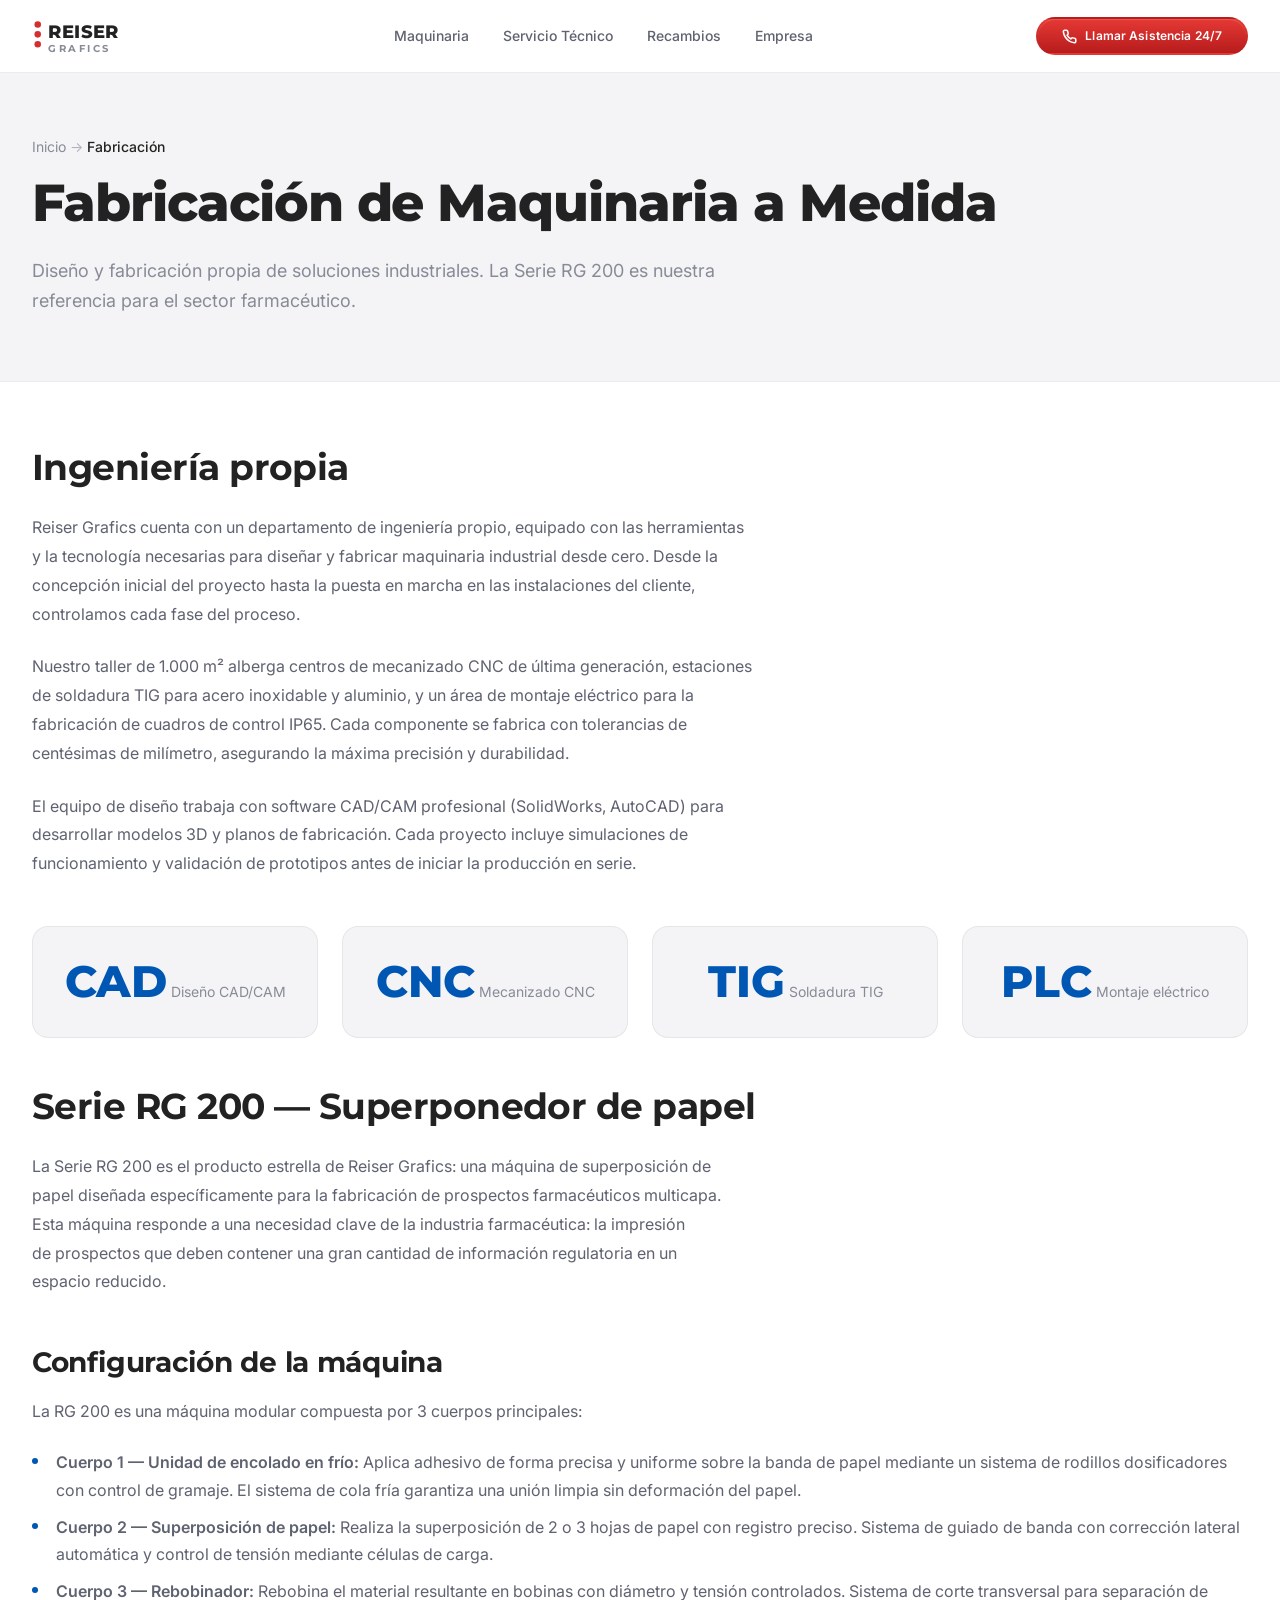
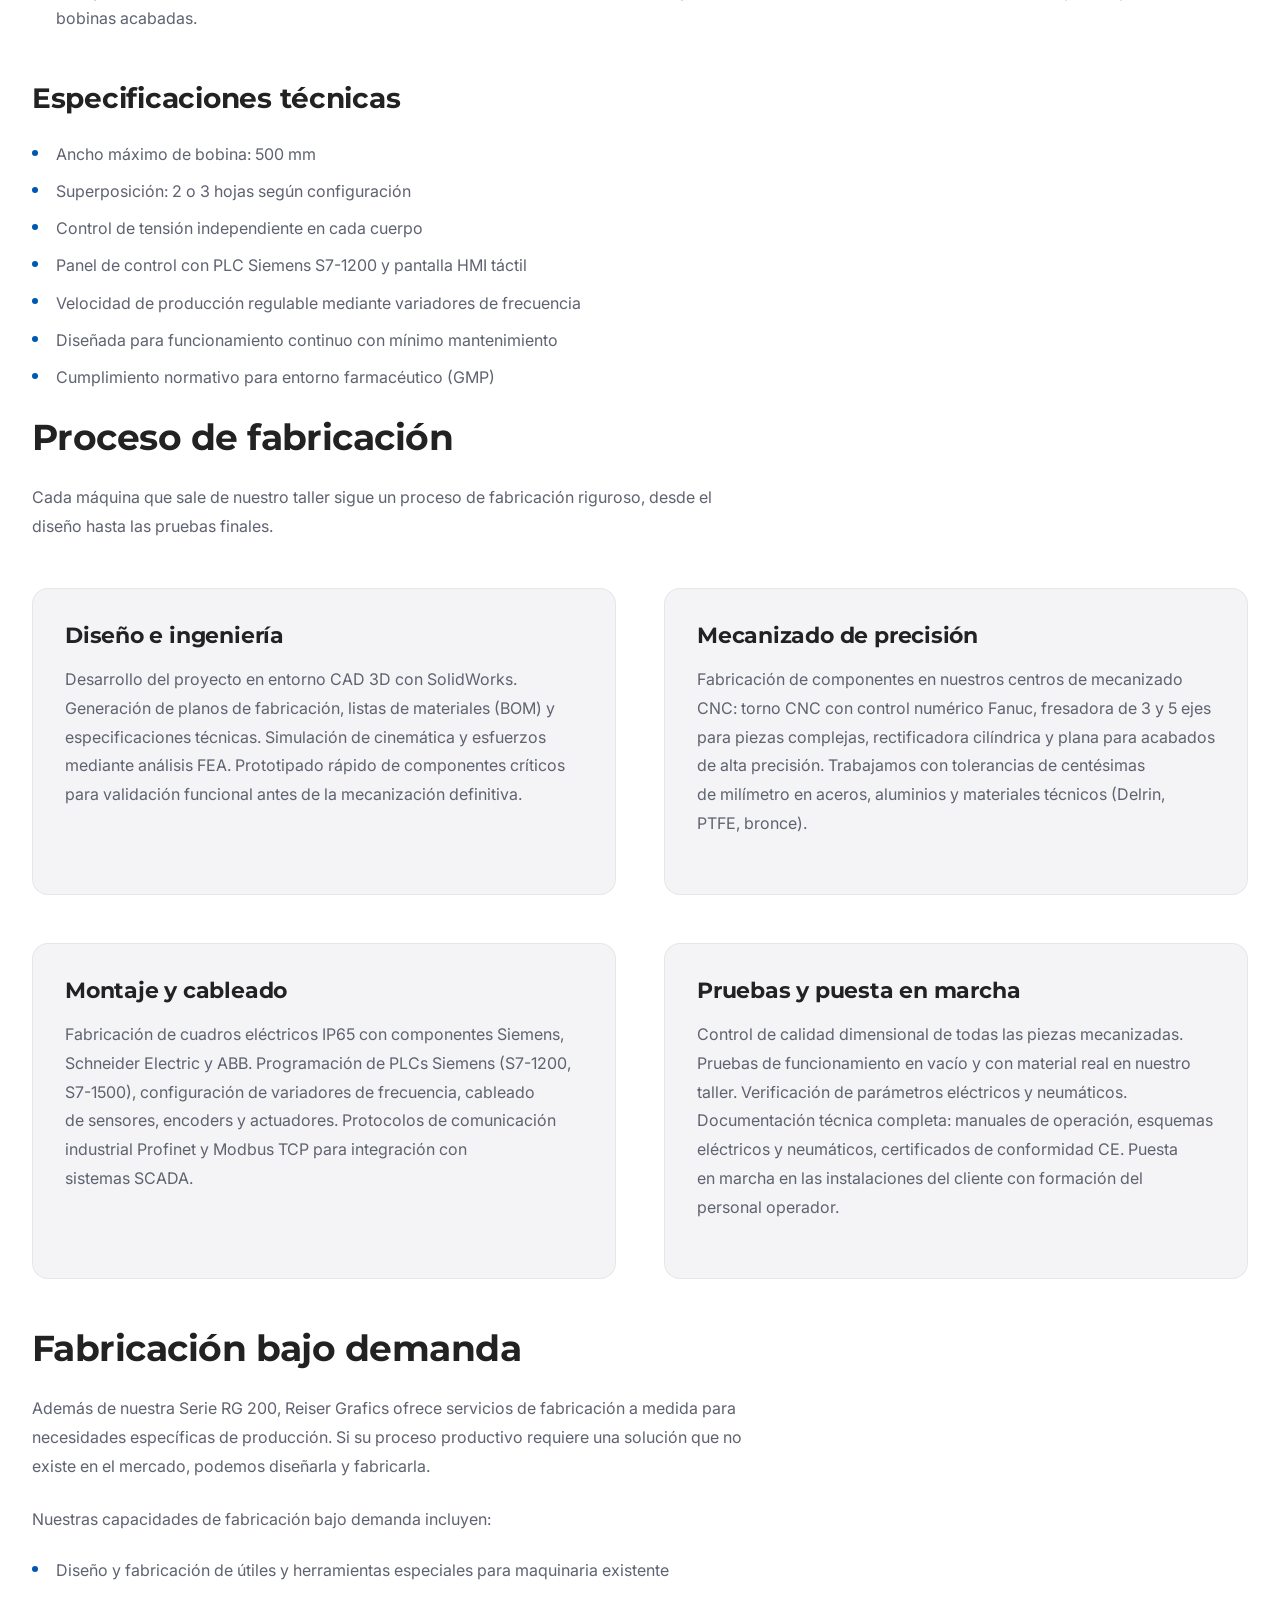
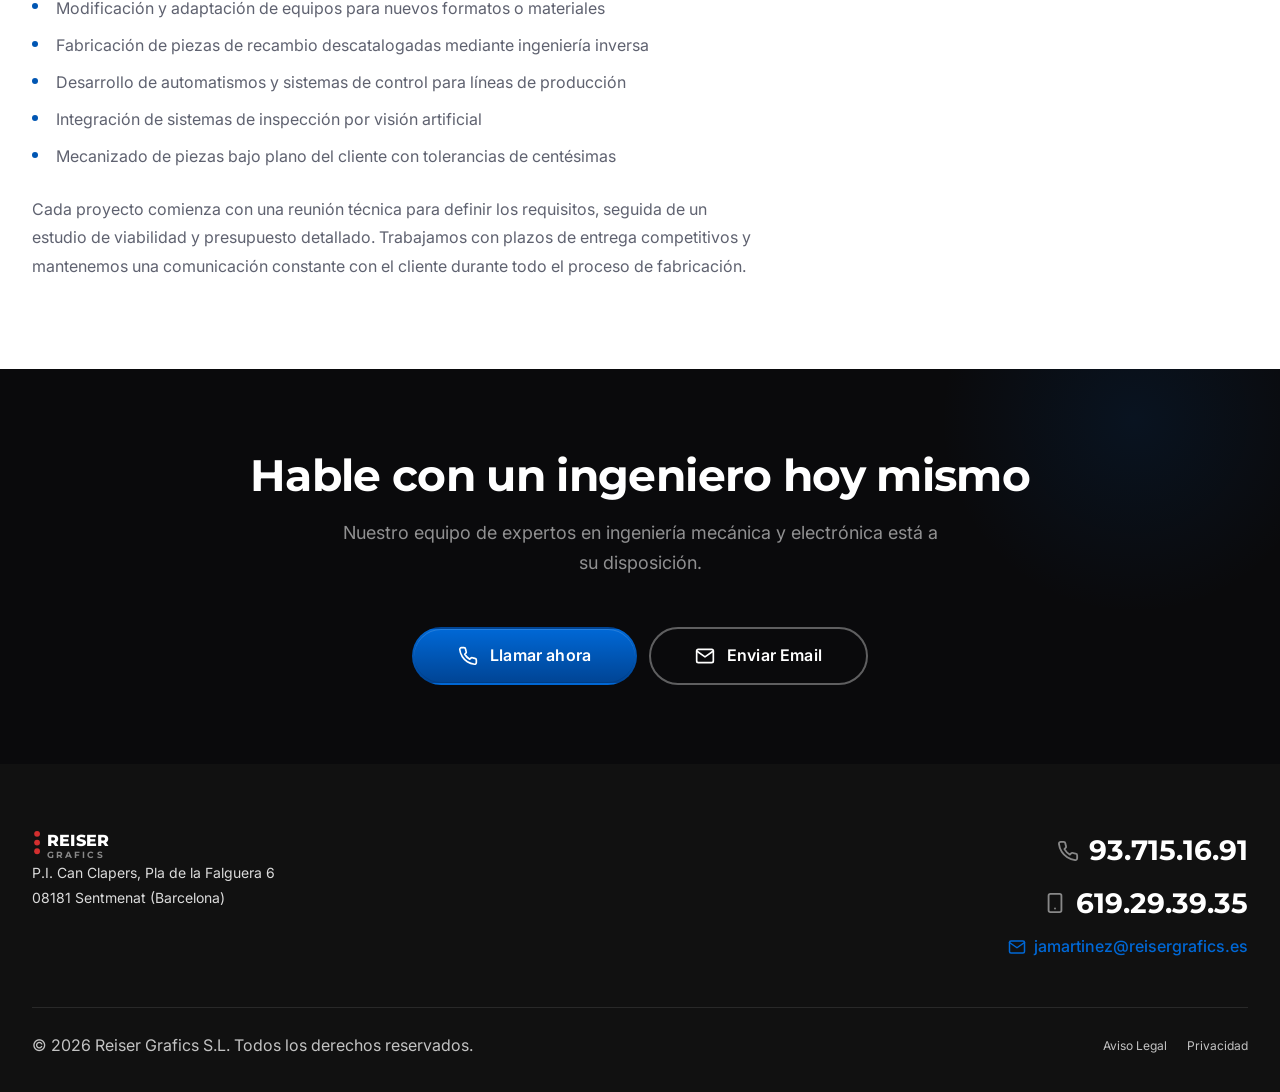
<file: fabricacion.html>
<!DOCTYPE html>
<html lang="es">
<head>
    <meta charset="UTF-8">
    <meta name="viewport" content="width=device-width, initial-scale=1.0">
    <meta name="description" content="Fabricación propia de maquinaria industrial a medida en Barcelona. Serie RG 200, superponedor de papel para prospectos farmacéuticos. Diseño e ingeniería mecánica especializada.">
    <meta name="keywords" content="fabricación maquinaria industrial Barcelona, superponedor papel farmacéutico, maquinaria prospectos farmacia, RG 200, fabricación maquinaria a medida, ingeniería mecánica Barcelona">
    <meta name="robots" content="index, follow">
    <meta name="author" content="Reiser Grafics S.L.">
    <meta name="geo.region" content="ES-CT">
    <title>Fabricación Maquinaria Industrial a Medida Barcelona · Serie RG 200 — Reiser Grafics</title>
    <meta property="og:type" content="website">
    <meta property="og:url" content="https://www.reisergrafics.es/fabricacion.html">
    <meta property="og:title" content="Fabricación Maquinaria Industrial — Serie RG 200 · Reiser Grafics">
    <meta property="og:description" content="Diseño y fabricación de maquinaria industrial a medida. Serie RG 200: superponedor de papel para el sector farmacéutico. Ingeniería propia en Barcelona.">
    <meta property="og:image" content="https://www.reisergrafics.es/assets/images/rg200-render.png">
    <meta property="og:site_name" content="Reiser Grafics S.L.">

    <link rel="icon" type="image/svg+xml" href="data:image/svg+xml,<svg xmlns='http://www.w3.org/2000/svg' viewBox='0 0 32 32'><rect width='32' height='32' rx='6' fill='%230056B3'/><text x='50%25' y='55%25' dominant-baseline='middle' text-anchor='middle' fill='white' font-family='sans-serif' font-weight='bold' font-size='18'>RG</text></svg>">

    <link rel="preconnect" href="https://fonts.googleapis.com">
    <link rel="preconnect" href="https://fonts.gstatic.com" crossorigin>
    <link href="https://fonts.googleapis.com/css2?family=Inter:wght@400;500;600&family=Montserrat:wght@700;800&display=swap" rel="stylesheet">

    <link rel="stylesheet" href="css/variables.css">
    <link rel="stylesheet" href="css/reset.css">
    <link rel="stylesheet" href="css/base.css">
    <link rel="stylesheet" href="css/layout.css">
    <link rel="stylesheet" href="css/components.css">
    <link rel="stylesheet" href="css/sections.css">
    <link rel="stylesheet" href="css/animations.css">
</head>
<body>

    <!-- HEADER -->
    <header class="header" id="header">
        <div class="header__inner">
            <a href="index.html" class="header__logo" aria-label="Reiser Grafics — Inicio">
                <svg class="header__logo-svg" viewBox="0 0 170 44" fill="none" xmlns="http://www.w3.org/2000/svg">
                    <circle cx="7" cy="8" r="4" fill="#D32F2F"/>
                    <circle cx="7" cy="20" r="4" fill="#D32F2F"/>
                    <circle cx="7" cy="32" r="4" fill="#D32F2F"/>
                    <text x="20" y="25" fill="#222222" font-family="Montserrat,sans-serif" font-weight="800" font-size="22" letter-spacing="0.5">REISER</text>
                    <text x="20" y="41" fill="#888B97" font-family="Montserrat,sans-serif" font-weight="700" font-size="12" letter-spacing="3">GRAFICS</text>
                </svg>
            </a>
            <nav class="header__nav" id="main-nav">
                <a href="compra-venta.html" class="header__nav-link">Maquinaria</a>
                <a href="servicio-tecnico.html" class="header__nav-link">Servicio Técnico</a>
                <a href="recambios.html" class="header__nav-link">Recambios</a>
                <a href="empresa.html" class="header__nav-link">Empresa</a>
            </nav>
            <div class="header__actions">
                <a href="tel:+34619293935" class="btn btn-danger btn-sm header__cta">
                    <svg viewBox="0 0 24 24" fill="none" stroke="currentColor" stroke-width="2.5" stroke-linecap="round" stroke-linejoin="round"><path d="M22 16.92v3a2 2 0 0 1-2.18 2 19.79 19.79 0 0 1-8.63-3.07 19.5 19.5 0 0 1-6-6 19.79 19.79 0 0 1-3.07-8.67A2 2 0 0 1 4.11 2h3a2 2 0 0 1 2 1.72c.127.96.361 1.903.7 2.81a2 2 0 0 1-.45 2.11L8.09 9.91a16 16 0 0 0 6 6l1.27-1.27a2 2 0 0 1 2.11-.45c.907.339 1.85.573 2.81.7A2 2 0 0 1 22 16.92z"/></svg>
                    <span>Llamar Asistencia 24/7</span>
                </a>
                <button class="header__hamburger" id="hamburger-btn" aria-label="Abrir menú" aria-expanded="false">
                    <span></span><span></span><span></span>
                </button>
            </div>
        </div>
    </header>

    <!-- Mobile menu -->
    <div class="mobile-menu" id="mobile-menu" aria-hidden="true">
        <div class="mobile-menu__backdrop"></div>
        <div class="mobile-menu__panel">
            <nav class="mobile-menu__nav">
                <a href="compra-venta.html" class="mobile-menu__link">Maquinaria</a>
                <a href="servicio-tecnico.html" class="mobile-menu__link">Servicio Técnico</a>
                <a href="recambios.html" class="mobile-menu__link">Recambios</a>
                <a href="empresa.html" class="mobile-menu__link">Empresa</a>
            </nav>
            <div class="mobile-menu__contact">
                <a href="tel:+34619293935" class="btn btn-danger btn-lg"><svg width="18" height="18" viewBox="0 0 24 24" fill="none" stroke="currentColor" stroke-width="2.5" stroke-linecap="round" stroke-linejoin="round"><path d="M22 16.92v3a2 2 0 0 1-2.18 2 19.79 19.79 0 0 1-8.63-3.07 19.5 19.5 0 0 1-6-6 19.79 19.79 0 0 1-3.07-8.67A2 2 0 0 1 4.11 2h3a2 2 0 0 1 2 1.72c.127.96.361 1.903.7 2.81a2 2 0 0 1-.45 2.11L8.09 9.91a16 16 0 0 0 6 6l1.27-1.27a2 2 0 0 1 2.11-.45c.907.339 1.85.573 2.81.7A2 2 0 0 1 22 16.92z"/></svg> Urgencias 24/7</a>
                <a href="tel:+34937151691" class="btn btn-secondary--dark btn-lg"><svg width="18" height="18" viewBox="0 0 24 24" fill="none" stroke="currentColor" stroke-width="2.5"><path d="M22 16.92v3a2 2 0 0 1-2.18 2 19.79 19.79 0 0 1-8.63-3.07 19.5 19.5 0 0 1-6-6 19.79 19.79 0 0 1-3.07-8.67A2 2 0 0 1 4.11 2h3a2 2 0 0 1 2 1.72c.127.96.361 1.903.7 2.81a2 2 0 0 1-.45 2.11L8.09 9.91a16 16 0 0 0 6 6l1.27-1.27a2 2 0 0 1 2.11-.45c.907.339 1.85.573 2.81.7A2 2 0 0 1 22 16.92z"/></svg> Oficina: 93 715 16 91</a>
            </div>
        </div>
    </div>

    <main>

        <!-- Page Hero -->
        <section class="page-hero">
            <div class="container">
                <nav class="breadcrumb"><a href="index.html">Inicio</a> → <span>Fabricación</span></nav>
                <h1>Fabricación de Maquinaria a Medida</h1>
                <p class="text-lead">Diseño y fabricación propia de soluciones industriales. La Serie RG 200 es nuestra referencia para el sector farmacéutico.</p>
            </div>
        </section>

        <!-- Page Content -->
        <section class="page-content section">
            <div class="container">

                <!-- 1. Ingeniería propia -->
                <div class="animate-on-scroll">
                    <h2>Ingeniería propia</h2>
                    <p>Reiser Grafics cuenta con un departamento de ingeniería propio, equipado con las herramientas y la tecnología necesarias para diseñar y fabricar maquinaria industrial desde cero. Desde la concepción inicial del proyecto hasta la puesta en marcha en las instalaciones del cliente, controlamos cada fase del proceso.</p>
                    <p>Nuestro taller de 1.000 m² alberga centros de mecanizado CNC de última generación, estaciones de soldadura TIG para acero inoxidable y aluminio, y un área de montaje eléctrico para la fabricación de cuadros de control IP65. Cada componente se fabrica con tolerancias de centésimas de milímetro, asegurando la máxima precisión y durabilidad.</p>
                    <p>El equipo de diseño trabaja con software CAD/CAM profesional (SolidWorks, AutoCAD) para desarrollar modelos 3D y planos de fabricación. Cada proyecto incluye simulaciones de funcionamiento y validación de prototipos antes de iniciar la producción en serie.</p>
                </div>

                <!-- 2. Stats -->
                <div class="stats-row animate-on-scroll">
                    <div class="stat">
                        <span class="stat__number">CAD</span>
                        <span class="stat__label">Diseño CAD/CAM</span>
                    </div>
                    <div class="stat">
                        <span class="stat__number">CNC</span>
                        <span class="stat__label">Mecanizado CNC</span>
                    </div>
                    <div class="stat">
                        <span class="stat__number">TIG</span>
                        <span class="stat__label">Soldadura TIG</span>
                    </div>
                    <div class="stat">
                        <span class="stat__number">PLC</span>
                        <span class="stat__label">Montaje eléctrico</span>
                    </div>
                </div>

                <!-- 3. Serie RG 200 -->
                <div class="animate-on-scroll">
                    <h2>Serie RG 200 — Superponedor de papel</h2>
                    <p>La Serie RG 200 es el producto estrella de Reiser Grafics: una máquina de superposición de papel diseñada específicamente para la fabricación de prospectos farmacéuticos multicapa. Esta máquina responde a una necesidad clave de la industria farmacéutica: la impresión de prospectos que deben contener una gran cantidad de información regulatoria en un espacio reducido.</p>

                    <h3>Configuración de la máquina</h3>
                    <p>La RG 200 es una máquina modular compuesta por 3 cuerpos principales:</p>
                    <ul>
                        <li><strong>Cuerpo 1 — Unidad de encolado en frío:</strong> Aplica adhesivo de forma precisa y uniforme sobre la banda de papel mediante un sistema de rodillos dosificadores con control de gramaje. El sistema de cola fría garantiza una unión limpia sin deformación del papel.</li>
                        <li><strong>Cuerpo 2 — Superposición de papel:</strong> Realiza la superposición de 2 o 3 hojas de papel con registro preciso. Sistema de guiado de banda con corrección lateral automática y control de tensión mediante células de carga.</li>
                        <li><strong>Cuerpo 3 — Rebobinador:</strong> Rebobina el material resultante en bobinas con diámetro y tensión controlados. Sistema de corte transversal para separación de bobinas acabadas.</li>
                    </ul>

                    <h3>Especificaciones técnicas</h3>
                    <ul>
                        <li>Ancho máximo de bobina: 500 mm</li>
                        <li>Superposición: 2 o 3 hojas según configuración</li>
                        <li>Control de tensión independiente en cada cuerpo</li>
                        <li>Panel de control con PLC Siemens S7-1200 y pantalla HMI táctil</li>
                        <li>Velocidad de producción regulable mediante variadores de frecuencia</li>
                        <li>Diseñada para funcionamiento continuo con mínimo mantenimiento</li>
                        <li>Cumplimiento normativo para entorno farmacéutico (GMP)</li>
                    </ul>
                </div>

                <!-- 4. Proceso de fabricación -->
                <div class="animate-on-scroll">
                    <h2>Proceso de fabricación</h2>
                    <p>Cada máquina que sale de nuestro taller sigue un proceso de fabricación riguroso, desde el diseño hasta las pruebas finales.</p>
                </div>

                <div class="content-grid">
                    <div class="content-box animate-on-scroll">
                        <h3>Diseño e ingeniería</h3>
                        <p>Desarrollo del proyecto en entorno CAD 3D con SolidWorks. Generación de planos de fabricación, listas de materiales (BOM) y especificaciones técnicas. Simulación de cinemática y esfuerzos mediante análisis FEA. Prototipado rápido de componentes críticos para validación funcional antes de la mecanización definitiva.</p>
                    </div>
                    <div class="content-box animate-on-scroll">
                        <h3>Mecanizado de precisión</h3>
                        <p>Fabricación de componentes en nuestros centros de mecanizado CNC: torno CNC con control numérico Fanuc, fresadora de 3 y 5 ejes para piezas complejas, rectificadora cilíndrica y plana para acabados de alta precisión. Trabajamos con tolerancias de centésimas de milímetro en aceros, aluminios y materiales técnicos (Delrin, PTFE, bronce).</p>
                    </div>
                    <div class="content-box animate-on-scroll">
                        <h3>Montaje y cableado</h3>
                        <p>Fabricación de cuadros eléctricos IP65 con componentes Siemens, Schneider Electric y ABB. Programación de PLCs Siemens (S7-1200, S7-1500), configuración de variadores de frecuencia, cableado de sensores, encoders y actuadores. Protocolos de comunicación industrial Profinet y Modbus TCP para integración con sistemas SCADA.</p>
                    </div>
                    <div class="content-box animate-on-scroll">
                        <h3>Pruebas y puesta en marcha</h3>
                        <p>Control de calidad dimensional de todas las piezas mecanizadas. Pruebas de funcionamiento en vacío y con material real en nuestro taller. Verificación de parámetros eléctricos y neumáticos. Documentación técnica completa: manuales de operación, esquemas eléctricos y neumáticos, certificados de conformidad CE. Puesta en marcha en las instalaciones del cliente con formación del personal operador.</p>
                    </div>
                </div>

                <!-- 5. Fabricación bajo demanda -->
                <div class="animate-on-scroll">
                    <h2>Fabricación bajo demanda</h2>
                    <p>Además de nuestra Serie RG 200, Reiser Grafics ofrece servicios de fabricación a medida para necesidades específicas de producción. Si su proceso productivo requiere una solución que no existe en el mercado, podemos diseñarla y fabricarla.</p>
                    <p>Nuestras capacidades de fabricación bajo demanda incluyen:</p>
                    <ul>
                        <li>Diseño y fabricación de útiles y herramientas especiales para maquinaria existente</li>
                        <li>Modificación y adaptación de equipos para nuevos formatos o materiales</li>
                        <li>Fabricación de piezas de recambio descatalogadas mediante ingeniería inversa</li>
                        <li>Desarrollo de automatismos y sistemas de control para líneas de producción</li>
                        <li>Integración de sistemas de inspección por visión artificial</li>
                        <li>Mecanizado de piezas bajo plano del cliente con tolerancias de centésimas</li>
                    </ul>
                    <p>Cada proyecto comienza con una reunión técnica para definir los requisitos, seguida de un estudio de viabilidad y presupuesto detallado. Trabajamos con plazos de entrega competitivos y mantenemos una comunicación constante con el cliente durante todo el proceso de fabricación.</p>
                </div>

            </div>
        </section>

        <!-- CTA Block -->
        <section class="cta-block">
            <div class="container">
                <div class="cta-block__content animate-on-scroll">
                    <h2>Hable con un ingeniero hoy mismo</h2>
                    <p class="text-lead">Nuestro equipo de expertos en ingeniería mecánica y electrónica está a su disposición.</p>
                    <div class="cta-block__buttons">
                        <a href="tel:+34937151691" class="btn btn-primary btn-lg">
                            <svg viewBox="0 0 24 24" fill="none" stroke="currentColor" stroke-width="2" stroke-linecap="round" stroke-linejoin="round"><path d="M22 16.92v3a2 2 0 0 1-2.18 2 19.79 19.79 0 0 1-8.63-3.07 19.5 19.5 0 0 1-6-6 19.79 19.79 0 0 1-3.07-8.67A2 2 0 0 1 4.11 2h3a2 2 0 0 1 2 1.72c.127.96.361 1.903.7 2.81a2 2 0 0 1-.45 2.11L8.09 9.91a16 16 0 0 0 6 6l1.27-1.27a2 2 0 0 1 2.11-.45c.907.339 1.85.573 2.81.7A2 2 0 0 1 22 16.92z"/></svg>
                            Llamar ahora
                        </a>
                        <a href="mailto:jamartinez@reisergrafics.es" class="btn btn-secondary--dark btn-lg">
                            <svg viewBox="0 0 24 24" fill="none" stroke="currentColor" stroke-width="2" stroke-linecap="round" stroke-linejoin="round"><path d="M4 4h16c1.1 0 2 .9 2 2v12c0 1.1-.9 2-2 2H4c-1.1 0-2-.9-2-2V6c0-1.1.9-2 2-2z"/><polyline points="22,6 12,13 2,6"/></svg>
                            Enviar Email
                        </a>
                    </div>
                </div>
            </div>
        </section>

    </main>

    <!-- FOOTER -->
    <footer class="footer">
        <div class="container">
            <div class="footer__inner">
                <div class="footer__top">
                    <div>
                        <svg class="footer__logo-svg" viewBox="0 0 170 44" fill="none" xmlns="http://www.w3.org/2000/svg">
                            <circle cx="7" cy="8" r="4" fill="#D32F2F"/>
                            <circle cx="7" cy="20" r="4" fill="#D32F2F"/>
                            <circle cx="7" cy="32" r="4" fill="#D32F2F"/>
                            <text x="20" y="25" fill="#FFFFFF" font-family="Montserrat,sans-serif" font-weight="800" font-size="22" letter-spacing="0.5">REISER</text>
                            <text x="20" y="41" fill="rgba(255,255,255,0.5)" font-family="Montserrat,sans-serif" font-weight="700" font-size="12" letter-spacing="3">GRAFICS</text>
                        </svg>
                        <p class="footer__address">P.I. Can Clapers, Pla de la Falguera 6<br>08181 Sentmenat (Barcelona)</p>
                    </div>
                    <div class="footer__contact-row">
                        <a href="tel:+34937151691" class="footer__contact-link"><svg viewBox="0 0 24 24" fill="none" stroke="currentColor" stroke-width="2" stroke-linecap="round" stroke-linejoin="round"><path d="M22 16.92v3a2 2 0 0 1-2.18 2 19.79 19.79 0 0 1-8.63-3.07 19.5 19.5 0 0 1-6-6 19.79 19.79 0 0 1-3.07-8.67A2 2 0 0 1 4.11 2h3a2 2 0 0 1 2 1.72c.127.96.361 1.903.7 2.81a2 2 0 0 1-.45 2.11L8.09 9.91a16 16 0 0 0 6 6l1.27-1.27a2 2 0 0 1 2.11-.45c.907.339 1.85.573 2.81.7A2 2 0 0 1 22 16.92z"/></svg> 93.715.16.91</a>
                        <a href="tel:+34619293935" class="footer__contact-link"><svg viewBox="0 0 24 24" fill="none" stroke="currentColor" stroke-width="2" stroke-linecap="round" stroke-linejoin="round"><rect x="5" y="2" width="14" height="20" rx="2"/><line x1="12" y1="18" x2="12.01" y2="18"/></svg> 619.29.39.35</a>
                        <a href="mailto:jamartinez@reisergrafics.es" class="footer__email"><svg viewBox="0 0 24 24" fill="none" stroke="currentColor" stroke-width="2" stroke-linecap="round" stroke-linejoin="round"><path d="M4 4h16c1.1 0 2 .9 2 2v12c0 1.1-.9 2-2 2H4c-1.1 0-2-.9-2-2V6c0-1.1.9-2 2-2z"/><polyline points="22,6 12,13 2,6"/></svg> jamartinez@reisergrafics.es</a>
                    </div>
                </div>
                <div class="footer__bottom">
                    <p>&copy; 2026 Reiser Grafics S.L. Todos los derechos reservados.</p>
                    <div class="footer__legal">
                        <a href="aviso-legal.html">Aviso Legal</a>
                        <a href="privacidad.html">Privacidad</a>
                    </div>
                </div>
            </div>
        </div>
    </footer>

    <script type="module" src="js/app.js"></script>
</body>
</html>
</file>
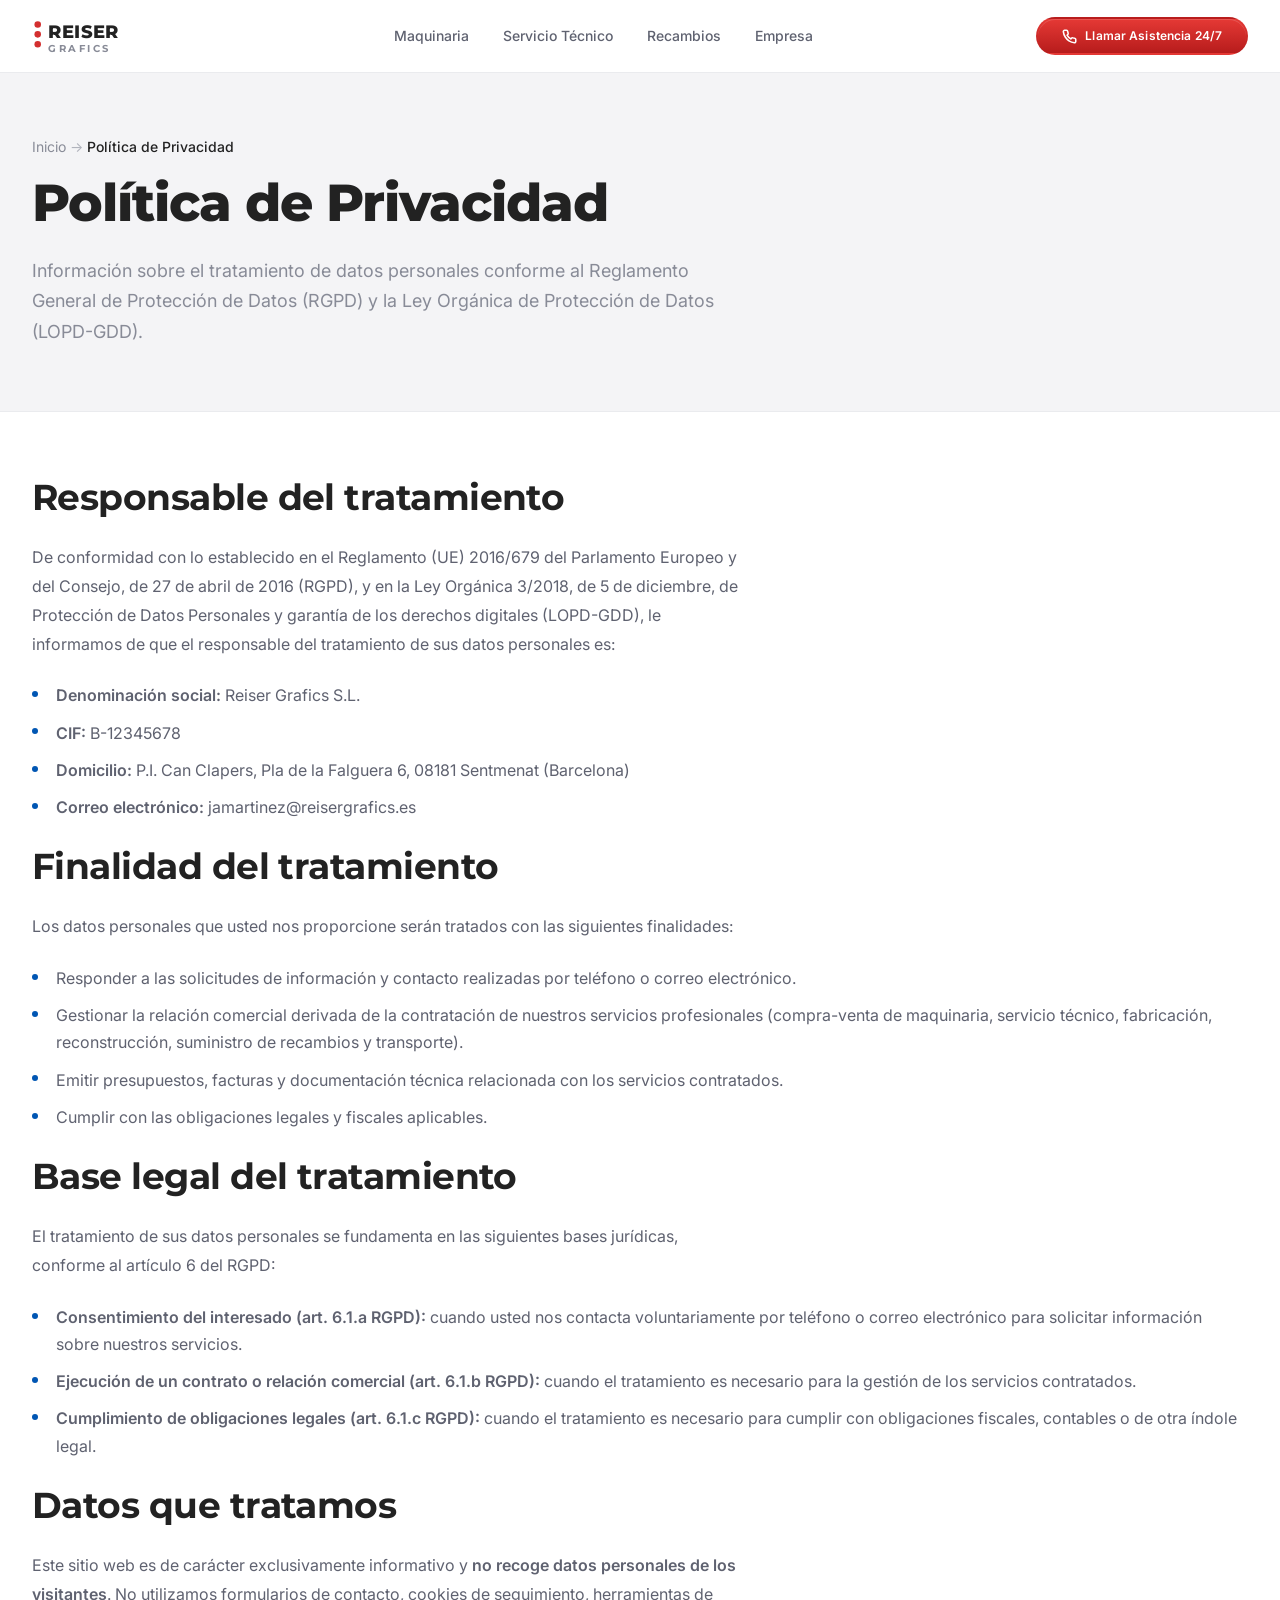
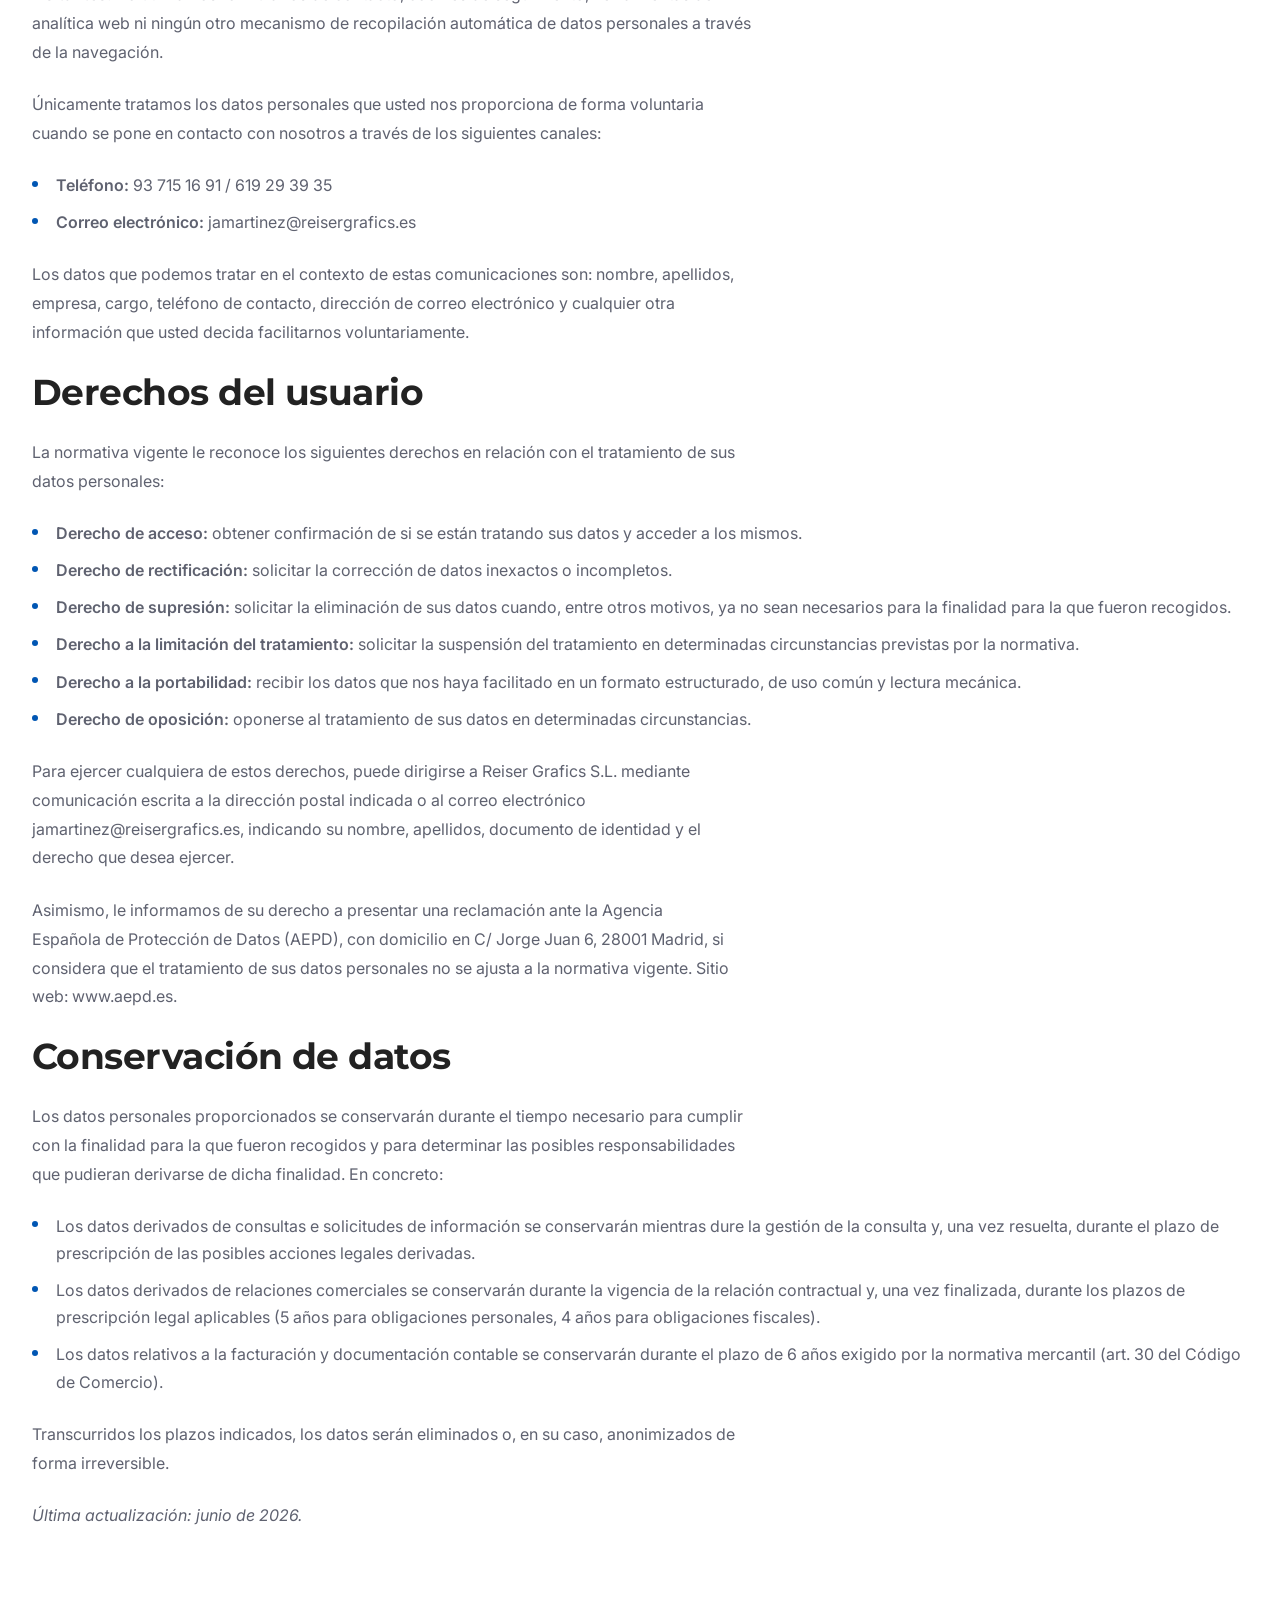
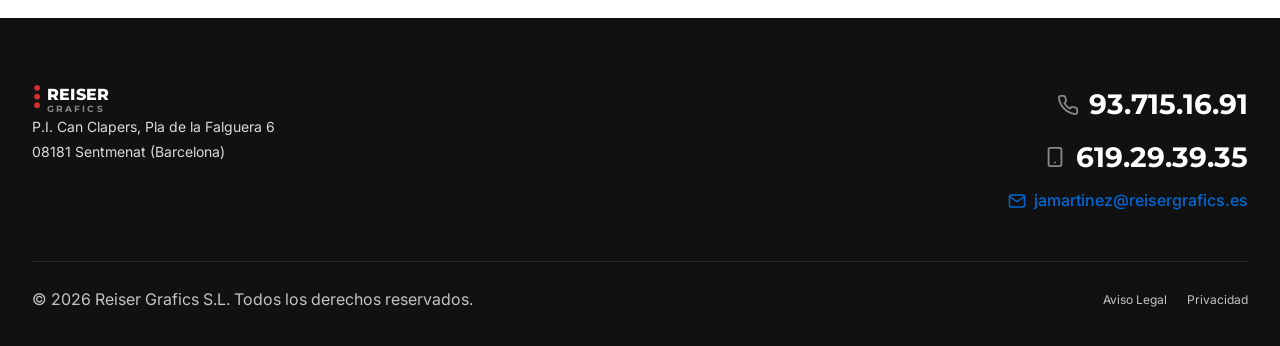
<file: privacidad.html>
<!DOCTYPE html>
<html lang="es">
<head>
    <meta charset="UTF-8">
    <meta name="viewport" content="width=device-width, initial-scale=1.0">
    <meta name="description" content="Política de privacidad de Reiser Grafics S.L. Información sobre el tratamiento de datos personales conforme al RGPD y la LOPD-GDD.">
    <meta name="robots" content="index, follow">
    <title>Política de Privacidad — Reiser Grafics S.L.</title>

    <link rel="icon" type="image/svg+xml" href="data:image/svg+xml,<svg xmlns='http://www.w3.org/2000/svg' viewBox='0 0 32 32'><rect width='32' height='32' rx='6' fill='%230056B3'/><text x='50%25' y='55%25' dominant-baseline='middle' text-anchor='middle' fill='white' font-family='sans-serif' font-weight='bold' font-size='18'>RG</text></svg>">

    <link rel="preconnect" href="https://fonts.googleapis.com">
    <link rel="preconnect" href="https://fonts.gstatic.com" crossorigin>
    <link href="https://fonts.googleapis.com/css2?family=Inter:wght@400;500;600&family=Montserrat:wght@700;800&display=swap" rel="stylesheet">

    <link rel="stylesheet" href="css/variables.css">
    <link rel="stylesheet" href="css/reset.css">
    <link rel="stylesheet" href="css/base.css">
    <link rel="stylesheet" href="css/layout.css">
    <link rel="stylesheet" href="css/components.css">
    <link rel="stylesheet" href="css/sections.css">
    <link rel="stylesheet" href="css/animations.css">
</head>
<body>

    <!-- HEADER -->
    <header class="header" id="header">
        <div class="header__inner">
            <a href="index.html" class="header__logo" aria-label="Reiser Grafics — Inicio">
                <svg class="header__logo-svg" viewBox="0 0 170 44" fill="none" xmlns="http://www.w3.org/2000/svg">
                    <circle cx="7" cy="8" r="4" fill="#D32F2F"/>
                    <circle cx="7" cy="20" r="4" fill="#D32F2F"/>
                    <circle cx="7" cy="32" r="4" fill="#D32F2F"/>
                    <text x="20" y="25" fill="#222222" font-family="Montserrat,sans-serif" font-weight="800" font-size="22" letter-spacing="0.5">REISER</text>
                    <text x="20" y="41" fill="#888B97" font-family="Montserrat,sans-serif" font-weight="700" font-size="12" letter-spacing="3">GRAFICS</text>
                </svg>
            </a>
            <nav class="header__nav" id="main-nav">
                <a href="compra-venta.html" class="header__nav-link">Maquinaria</a>
                <a href="servicio-tecnico.html" class="header__nav-link">Servicio Técnico</a>
                <a href="recambios.html" class="header__nav-link">Recambios</a>
                <a href="empresa.html" class="header__nav-link">Empresa</a>
            </nav>
            <div class="header__actions">
                <a href="tel:+34619293935" class="btn btn-danger btn-sm header__cta">
                    <svg viewBox="0 0 24 24" fill="none" stroke="currentColor" stroke-width="2.5" stroke-linecap="round" stroke-linejoin="round"><path d="M22 16.92v3a2 2 0 0 1-2.18 2 19.79 19.79 0 0 1-8.63-3.07 19.5 19.5 0 0 1-6-6 19.79 19.79 0 0 1-3.07-8.67A2 2 0 0 1 4.11 2h3a2 2 0 0 1 2 1.72c.127.96.361 1.903.7 2.81a2 2 0 0 1-.45 2.11L8.09 9.91a16 16 0 0 0 6 6l1.27-1.27a2 2 0 0 1 2.11-.45c.907.339 1.85.573 2.81.7A2 2 0 0 1 22 16.92z"/></svg>
                    <span>Llamar Asistencia 24/7</span>
                </a>
                <button class="header__hamburger" id="hamburger-btn" aria-label="Abrir menú" aria-expanded="false">
                    <span></span><span></span><span></span>
                </button>
            </div>
        </div>
    </header>

    <!-- Mobile menu -->
    <div class="mobile-menu" id="mobile-menu" aria-hidden="true">
        <div class="mobile-menu__backdrop"></div>
            <nav class="mobile-menu__nav">
                <a href="compra-venta.html" class="mobile-menu__link">Maquinaria</a>
                <a href="servicio-tecnico.html" class="mobile-menu__link">Servicio Técnico</a>
                <a href="recambios.html" class="mobile-menu__link">Recambios</a>
                <a href="empresa.html" class="mobile-menu__link">Empresa</a>
            </nav>
            <div class="mobile-menu__contact">
                <a href="tel:+34619293935" class="btn btn-danger btn-lg"><svg width="18" height="18" viewBox="0 0 24 24" fill="none" stroke="currentColor" stroke-width="2.5" stroke-linecap="round" stroke-linejoin="round"><path d="M22 16.92v3a2 2 0 0 1-2.18 2 19.79 19.79 0 0 1-8.63-3.07 19.5 19.5 0 0 1-6-6 19.79 19.79 0 0 1-3.07-8.67A2 2 0 0 1 4.11 2h3a2 2 0 0 1 2 1.72c.127.96.361 1.903.7 2.81a2 2 0 0 1-.45 2.11L8.09 9.91a16 16 0 0 0 6 6l1.27-1.27a2 2 0 0 1 2.11-.45c.907.339 1.85.573 2.81.7A2 2 0 0 1 22 16.92z"/></svg> Urgencias 24/7</a>
                <a href="tel:+34937151691" class="btn btn-secondary--dark btn-lg"><svg width="18" height="18" viewBox="0 0 24 24" fill="none" stroke="currentColor" stroke-width="2.5"><path d="M22 16.92v3a2 2 0 0 1-2.18 2 19.79 19.79 0 0 1-8.63-3.07 19.5 19.5 0 0 1-6-6 19.79 19.79 0 0 1-3.07-8.67A2 2 0 0 1 4.11 2h3a2 2 0 0 1 2 1.72c.127.96.361 1.903.7 2.81a2 2 0 0 1-.45 2.11L8.09 9.91a16 16 0 0 0 6 6l1.27-1.27a2 2 0 0 1 2.11-.45c.907.339 1.85.573 2.81.7A2 2 0 0 1 22 16.92z"/></svg> Oficina: 93 715 16 91</a>
            </div>
        </div>
    </div>

    <main>

        <!-- Page Hero -->
        <section class="page-hero">
            <div class="container">
                <nav class="breadcrumb"><a href="index.html">Inicio</a> → <span>Política de Privacidad</span></nav>
                <h1>Política de Privacidad</h1>
                <p class="text-lead">Información sobre el tratamiento de datos personales conforme al Reglamento General de Protección de Datos (RGPD) y la Ley Orgánica de Protección de Datos (LOPD-GDD).</p>
            </div>
        </section>

        <!-- Page Content -->
        <section class="page-content section">
            <div class="container">

                <!-- 1. Responsable del tratamiento -->
                <div class="animate-on-scroll">
                    <h2>Responsable del tratamiento</h2>
                    <p>De conformidad con lo establecido en el Reglamento (UE) 2016/679 del Parlamento Europeo y del Consejo, de 27 de abril de 2016 (RGPD), y en la Ley Orgánica 3/2018, de 5 de diciembre, de Protección de Datos Personales y garantía de los derechos digitales (LOPD-GDD), le informamos de que el responsable del tratamiento de sus datos personales es:</p>
                    <ul>
                        <li><strong>Denominación social:</strong> Reiser Grafics S.L.</li>
                        <li><strong>CIF:</strong> B-12345678</li>
                        <li><strong>Domicilio:</strong> P.I. Can Clapers, Pla de la Falguera 6, 08181 Sentmenat (Barcelona)</li>
                        <li><strong>Correo electrónico:</strong> <a href="mailto:jamartinez@reisergrafics.es">jamartinez@reisergrafics.es</a></li>
                    </ul>
                </div>

                <!-- 2. Finalidad del tratamiento -->
                <div class="animate-on-scroll">
                    <h2>Finalidad del tratamiento</h2>
                    <p>Los datos personales que usted nos proporcione serán tratados con las siguientes finalidades:</p>
                    <ul>
                        <li>Responder a las solicitudes de información y contacto realizadas por teléfono o correo electrónico.</li>
                        <li>Gestionar la relación comercial derivada de la contratación de nuestros servicios profesionales (compra-venta de maquinaria, servicio técnico, fabricación, reconstrucción, suministro de recambios y transporte).</li>
                        <li>Emitir presupuestos, facturas y documentación técnica relacionada con los servicios contratados.</li>
                        <li>Cumplir con las obligaciones legales y fiscales aplicables.</li>
                    </ul>
                </div>

                <!-- 3. Base legal -->
                <div class="animate-on-scroll">
                    <h2>Base legal del tratamiento</h2>
                    <p>El tratamiento de sus datos personales se fundamenta en las siguientes bases jurídicas, conforme al artículo 6 del RGPD:</p>
                    <ul>
                        <li><strong>Consentimiento del interesado (art. 6.1.a RGPD):</strong> cuando usted nos contacta voluntariamente por teléfono o correo electrónico para solicitar información sobre nuestros servicios.</li>
                        <li><strong>Ejecución de un contrato o relación comercial (art. 6.1.b RGPD):</strong> cuando el tratamiento es necesario para la gestión de los servicios contratados.</li>
                        <li><strong>Cumplimiento de obligaciones legales (art. 6.1.c RGPD):</strong> cuando el tratamiento es necesario para cumplir con obligaciones fiscales, contables o de otra índole legal.</li>
                    </ul>
                </div>

                <!-- 4. Datos que tratamos -->
                <div class="animate-on-scroll">
                    <h2>Datos que tratamos</h2>
                    <p>Este sitio web es de carácter exclusivamente informativo y <strong>no recoge datos personales de los visitantes</strong>. No utilizamos formularios de contacto, cookies de seguimiento, herramientas de analítica web ni ningún otro mecanismo de recopilación automática de datos personales a través de la navegación.</p>
                    <p>Únicamente tratamos los datos personales que usted nos proporciona de forma voluntaria cuando se pone en contacto con nosotros a través de los siguientes canales:</p>
                    <ul>
                        <li><strong>Teléfono:</strong> 93 715 16 91 / 619 29 39 35</li>
                        <li><strong>Correo electrónico:</strong> <a href="mailto:jamartinez@reisergrafics.es">jamartinez@reisergrafics.es</a></li>
                    </ul>
                    <p>Los datos que podemos tratar en el contexto de estas comunicaciones son: nombre, apellidos, empresa, cargo, teléfono de contacto, dirección de correo electrónico y cualquier otra información que usted decida facilitarnos voluntariamente.</p>
                </div>

                <!-- 5. Derechos del usuario -->
                <div class="animate-on-scroll">
                    <h2>Derechos del usuario</h2>
                    <p>La normativa vigente le reconoce los siguientes derechos en relación con el tratamiento de sus datos personales:</p>
                    <ul>
                        <li><strong>Derecho de acceso:</strong> obtener confirmación de si se están tratando sus datos y acceder a los mismos.</li>
                        <li><strong>Derecho de rectificación:</strong> solicitar la corrección de datos inexactos o incompletos.</li>
                        <li><strong>Derecho de supresión:</strong> solicitar la eliminación de sus datos cuando, entre otros motivos, ya no sean necesarios para la finalidad para la que fueron recogidos.</li>
                        <li><strong>Derecho a la limitación del tratamiento:</strong> solicitar la suspensión del tratamiento en determinadas circunstancias previstas por la normativa.</li>
                        <li><strong>Derecho a la portabilidad:</strong> recibir los datos que nos haya facilitado en un formato estructurado, de uso común y lectura mecánica.</li>
                        <li><strong>Derecho de oposición:</strong> oponerse al tratamiento de sus datos en determinadas circunstancias.</li>
                    </ul>
                    <p>Para ejercer cualquiera de estos derechos, puede dirigirse a Reiser Grafics S.L. mediante comunicación escrita a la dirección postal indicada o al correo electrónico <a href="mailto:jamartinez@reisergrafics.es">jamartinez@reisergrafics.es</a>, indicando su nombre, apellidos, documento de identidad y el derecho que desea ejercer.</p>
                    <p>Asimismo, le informamos de su derecho a presentar una reclamación ante la Agencia Española de Protección de Datos (AEPD), con domicilio en C/ Jorge Juan 6, 28001 Madrid, si considera que el tratamiento de sus datos personales no se ajusta a la normativa vigente. Sitio web: <a href="https://www.aepd.es" target="_blank" rel="noopener noreferrer">www.aepd.es</a>.</p>
                </div>

                <!-- 6. Conservación de datos -->
                <div class="animate-on-scroll">
                    <h2>Conservación de datos</h2>
                    <p>Los datos personales proporcionados se conservarán durante el tiempo necesario para cumplir con la finalidad para la que fueron recogidos y para determinar las posibles responsabilidades que pudieran derivarse de dicha finalidad. En concreto:</p>
                    <ul>
                        <li>Los datos derivados de consultas e solicitudes de información se conservarán mientras dure la gestión de la consulta y, una vez resuelta, durante el plazo de prescripción de las posibles acciones legales derivadas.</li>
                        <li>Los datos derivados de relaciones comerciales se conservarán durante la vigencia de la relación contractual y, una vez finalizada, durante los plazos de prescripción legal aplicables (5 años para obligaciones personales, 4 años para obligaciones fiscales).</li>
                        <li>Los datos relativos a la facturación y documentación contable se conservarán durante el plazo de 6 años exigido por la normativa mercantil (art. 30 del Código de Comercio).</li>
                    </ul>
                    <p>Transcurridos los plazos indicados, los datos serán eliminados o, en su caso, anonimizados de forma irreversible.</p>
                    <p><em>Última actualización: junio de 2026.</em></p>
                </div>

            </div>
        </section>

    </main>

    <!-- FOOTER -->
    <footer class="footer">
        <div class="container">
            <div class="footer__inner">
                <div class="footer__top">
                    <div>
                        <svg class="footer__logo-svg" viewBox="0 0 170 44" fill="none" xmlns="http://www.w3.org/2000/svg">
                            <circle cx="7" cy="8" r="4" fill="#D32F2F"/>
                            <circle cx="7" cy="20" r="4" fill="#D32F2F"/>
                            <circle cx="7" cy="32" r="4" fill="#D32F2F"/>
                            <text x="20" y="25" fill="#FFFFFF" font-family="Montserrat,sans-serif" font-weight="800" font-size="22" letter-spacing="0.5">REISER</text>
                            <text x="20" y="41" fill="rgba(255,255,255,0.5)" font-family="Montserrat,sans-serif" font-weight="700" font-size="12" letter-spacing="3">GRAFICS</text>
                        </svg>
                        <p class="footer__address">P.I. Can Clapers, Pla de la Falguera 6<br>08181 Sentmenat (Barcelona)</p>
                    </div>
                    <div class="footer__contact-row">
                        <a href="tel:+34937151691" class="footer__contact-link"><svg viewBox="0 0 24 24" fill="none" stroke="currentColor" stroke-width="2" stroke-linecap="round" stroke-linejoin="round"><path d="M22 16.92v3a2 2 0 0 1-2.18 2 19.79 19.79 0 0 1-8.63-3.07 19.5 19.5 0 0 1-6-6 19.79 19.79 0 0 1-3.07-8.67A2 2 0 0 1 4.11 2h3a2 2 0 0 1 2 1.72c.127.96.361 1.903.7 2.81a2 2 0 0 1-.45 2.11L8.09 9.91a16 16 0 0 0 6 6l1.27-1.27a2 2 0 0 1 2.11-.45c.907.339 1.85.573 2.81.7A2 2 0 0 1 22 16.92z"/></svg> 93.715.16.91</a>
                        <a href="tel:+34619293935" class="footer__contact-link"><svg viewBox="0 0 24 24" fill="none" stroke="currentColor" stroke-width="2" stroke-linecap="round" stroke-linejoin="round"><rect x="5" y="2" width="14" height="20" rx="2"/><line x1="12" y1="18" x2="12.01" y2="18"/></svg> 619.29.39.35</a>
                        <a href="mailto:jamartinez@reisergrafics.es" class="footer__email"><svg viewBox="0 0 24 24" fill="none" stroke="currentColor" stroke-width="2" stroke-linecap="round" stroke-linejoin="round"><path d="M4 4h16c1.1 0 2 .9 2 2v12c0 1.1-.9 2-2 2H4c-1.1 0-2-.9-2-2V6c0-1.1.9-2 2-2z"/><polyline points="22,6 12,13 2,6"/></svg> jamartinez@reisergrafics.es</a>
                    </div>
                </div>
                <div class="footer__bottom">
                    <p>&copy; 2026 Reiser Grafics S.L. Todos los derechos reservados.</p>
                    <div class="footer__legal">
                        <a href="aviso-legal.html">Aviso Legal</a>
                        <a href="privacidad.html">Privacidad</a>
                    </div>
                </div>
            </div>
        </div>
    </footer>

    <script type="module" src="js/app.js"></script>
</body>
</html>
</file>
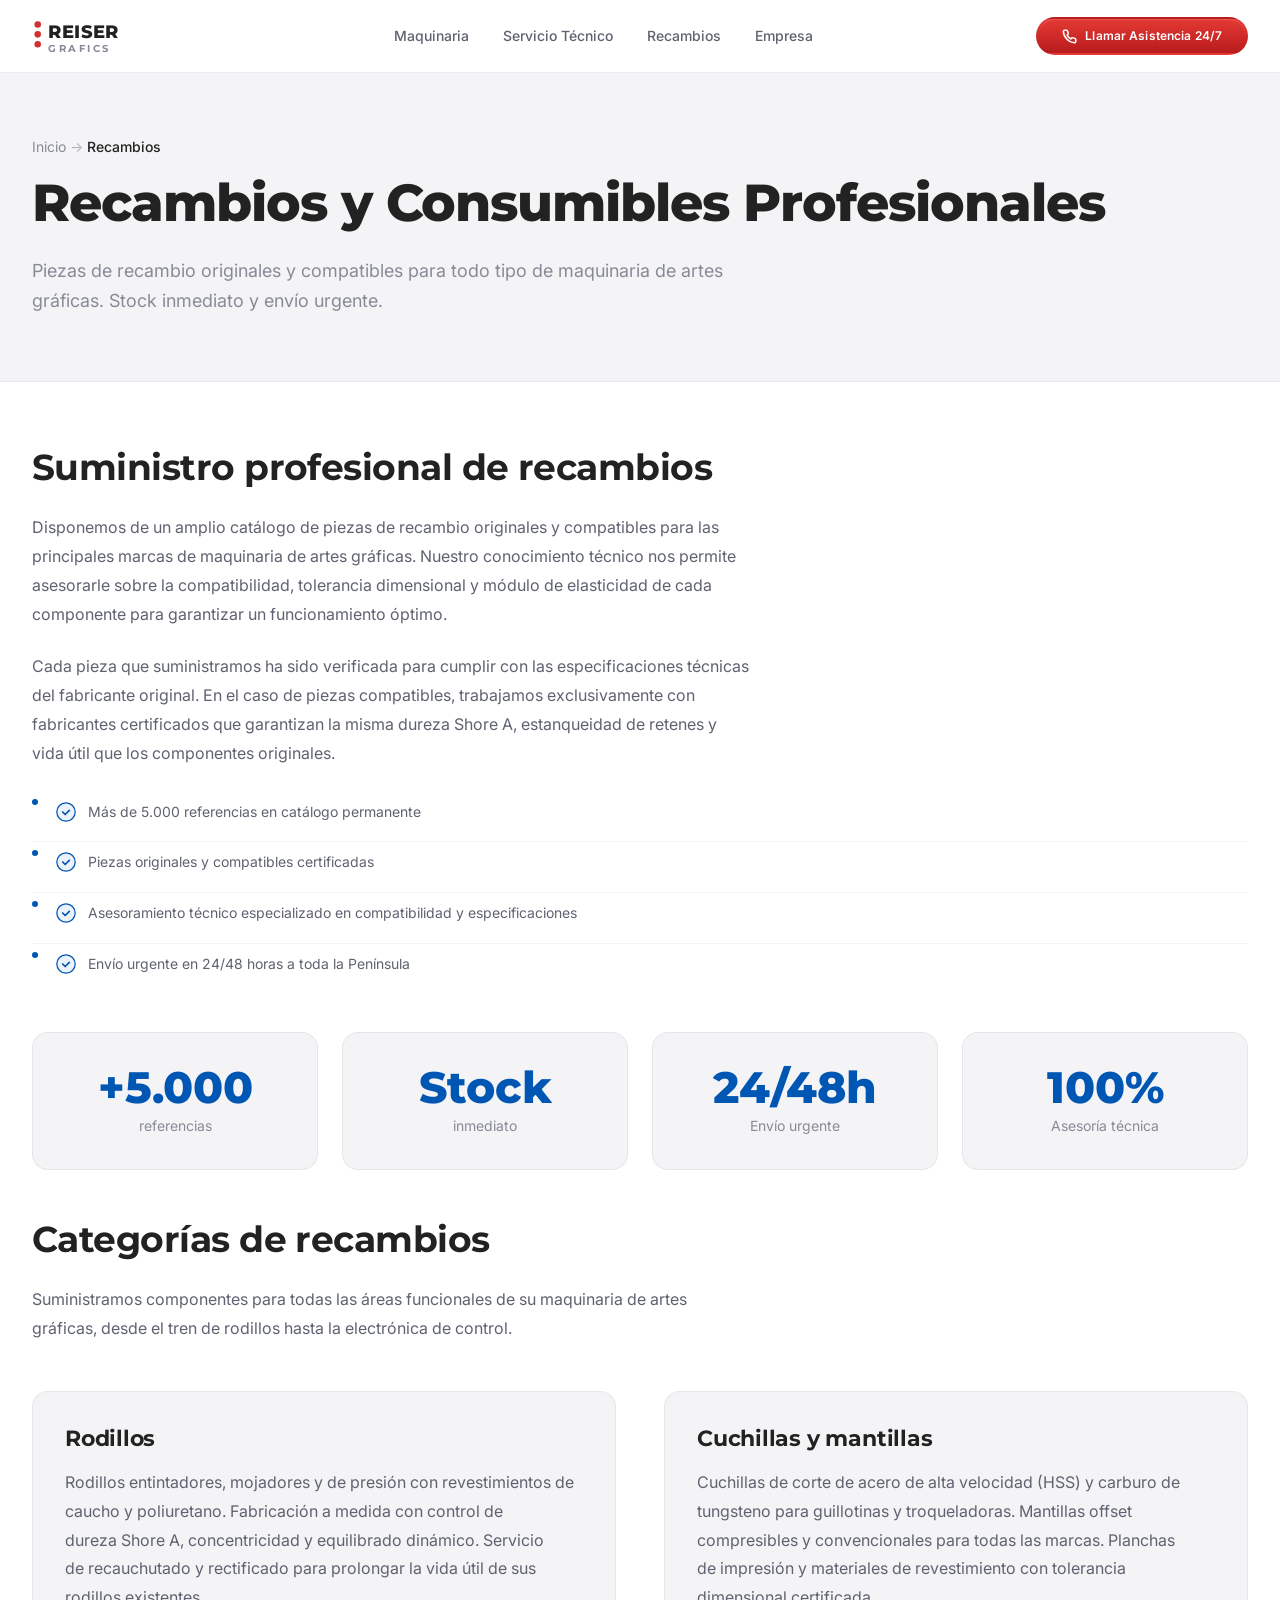
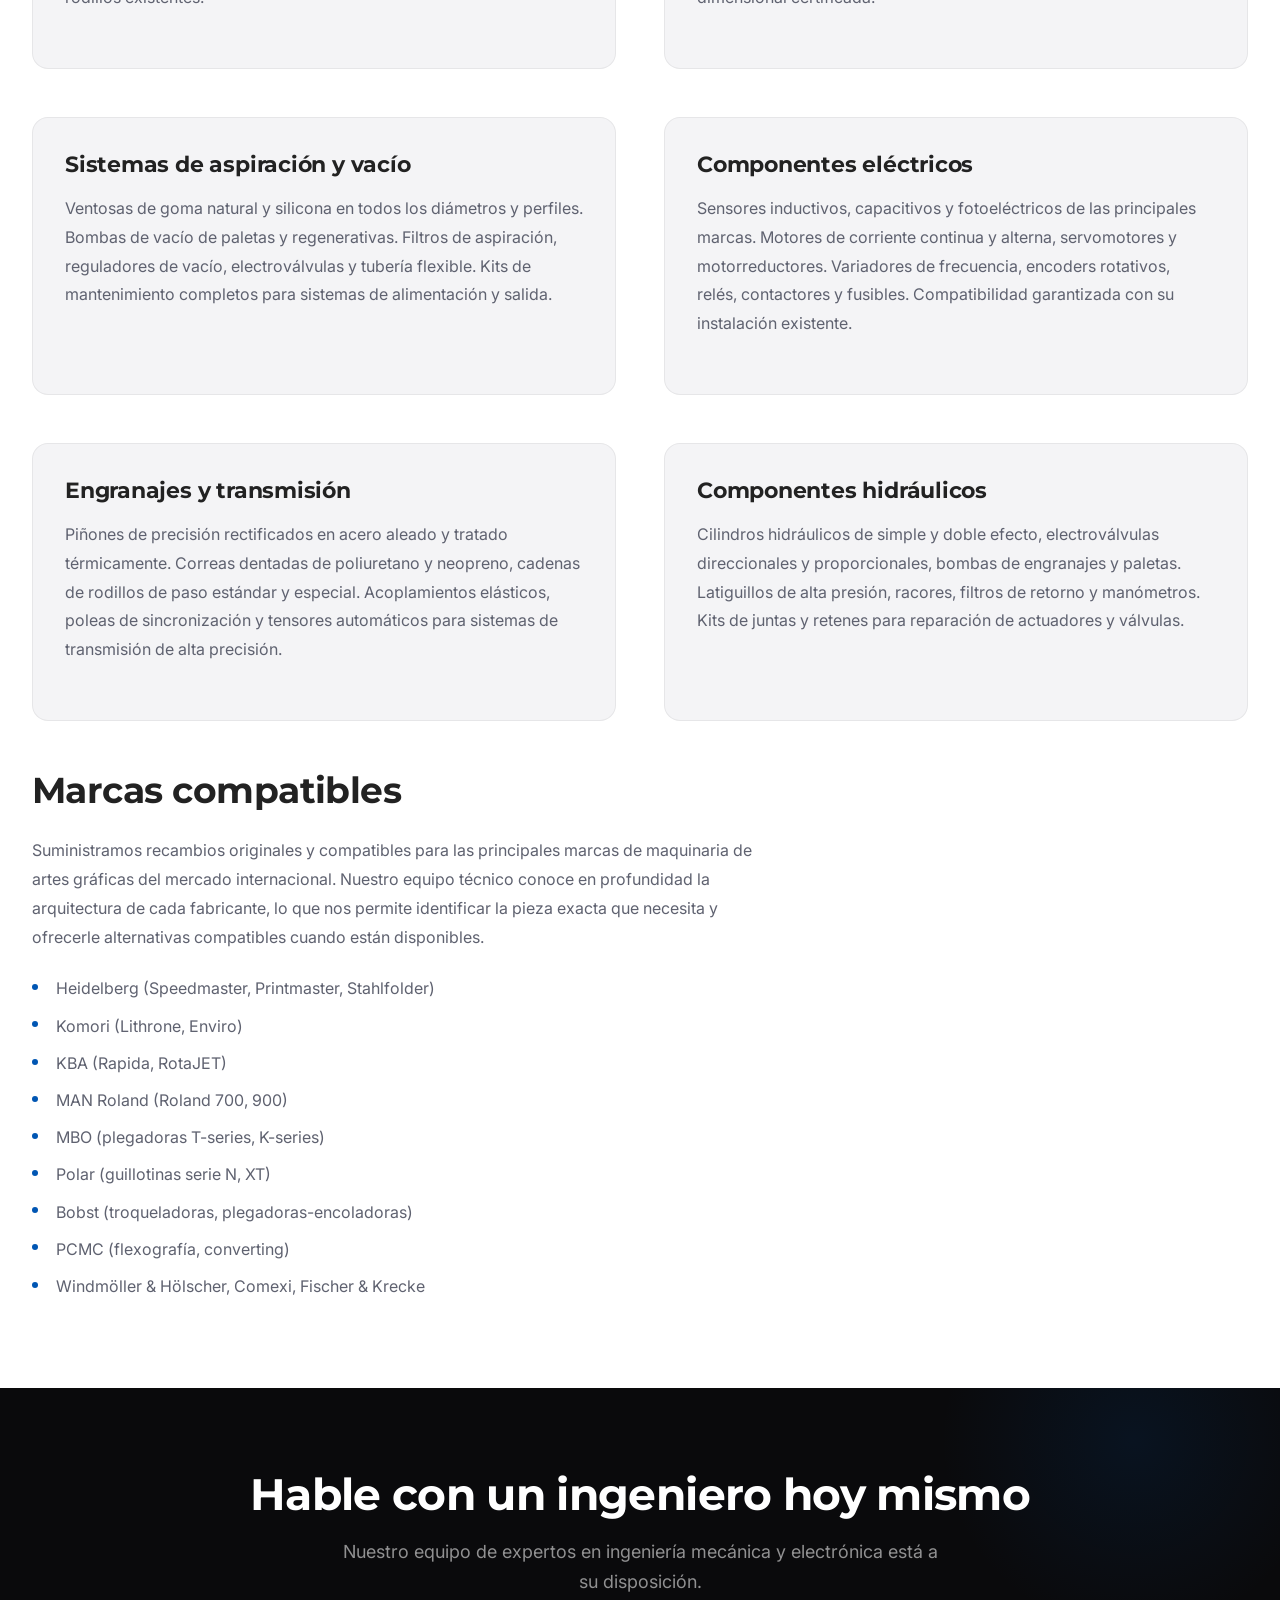
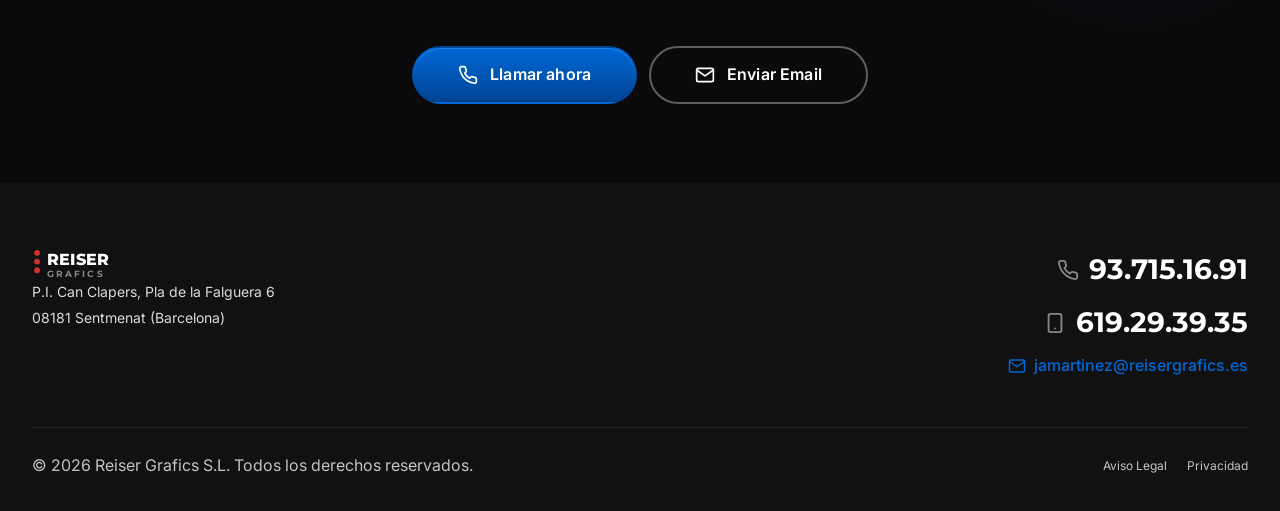
<file: recambios.html>
<!DOCTYPE html>
<html lang="es">
<head>
    <meta charset="UTF-8">
    <meta name="viewport" content="width=device-width, initial-scale=1.0">
    <meta name="description" content="Recambios y piezas de repuesto para maquinaria de artes gráficas en Barcelona. Rodillos, rodamientos, correas, engranajes y consumibles. Multimarca con entrega rápida.">
    <meta name="keywords" content="recambios maquinaria gráfica, piezas repuesto impresora offset, rodillos maquinaria gráfica, rodamientos prensa offset, recambios Heidelberg, recambios Komori, consumibles artes gráficas Barcelona">
    <meta name="robots" content="index, follow">
    <meta name="author" content="Reiser Grafics S.L.">
    <meta name="geo.region" content="ES-CT">
    <title>Recambios y Piezas Maquinaria Artes Gráficas Barcelona — Reiser Grafics</title>
    <meta property="og:type" content="website">
    <meta property="og:url" content="https://www.reisergrafics.es/recambios.html">
    <meta property="og:title" content="Recambios Maquinaria Artes Gráficas — Reiser Grafics">
    <meta property="og:description" content="Suministro de recambios y piezas para maquinaria de artes gráficas. Rodillos, rodamientos, engranajes multimarca. Stock disponible en Barcelona.">
    <meta property="og:image" content="https://www.reisergrafics.es/assets/images/hero-bg.png">
    <meta property="og:site_name" content="Reiser Grafics S.L.">

    <link rel="icon" type="image/svg+xml" href="data:image/svg+xml,<svg xmlns='http://www.w3.org/2000/svg' viewBox='0 0 32 32'><rect width='32' height='32' rx='6' fill='%230056B3'/><text x='50%25' y='55%25' dominant-baseline='middle' text-anchor='middle' fill='white' font-family='sans-serif' font-weight='bold' font-size='18'>RG</text></svg>">

    <link rel="preconnect" href="https://fonts.googleapis.com">
    <link rel="preconnect" href="https://fonts.gstatic.com" crossorigin>
    <link href="https://fonts.googleapis.com/css2?family=Inter:wght@400;500;600&family=Montserrat:wght@700;800&display=swap" rel="stylesheet">

    <link rel="stylesheet" href="css/variables.css">
    <link rel="stylesheet" href="css/reset.css">
    <link rel="stylesheet" href="css/base.css">
    <link rel="stylesheet" href="css/layout.css">
    <link rel="stylesheet" href="css/components.css">
    <link rel="stylesheet" href="css/sections.css">
    <link rel="stylesheet" href="css/animations.css">
</head>
<body>

    <!-- ══════════════════════════════════════════════════════
         HEADER
    ══════════════════════════════════════════════════════ -->
    <header class="header" id="header">
        <div class="header__inner">
            <a href="index.html" class="header__logo" aria-label="Reiser Grafics — Inicio">
                <svg class="header__logo-svg" viewBox="0 0 170 44" fill="none" xmlns="http://www.w3.org/2000/svg">
                    <circle cx="7" cy="8" r="4" fill="#D32F2F"/>
                    <circle cx="7" cy="20" r="4" fill="#D32F2F"/>
                    <circle cx="7" cy="32" r="4" fill="#D32F2F"/>
                    <text x="20" y="25" fill="#222222" font-family="Montserrat,sans-serif" font-weight="800" font-size="22" letter-spacing="0.5">REISER</text>
                    <text x="20" y="41" fill="#888B97" font-family="Montserrat,sans-serif" font-weight="700" font-size="12" letter-spacing="3">GRAFICS</text>
                </svg>
            </a>
            <nav class="header__nav" id="main-nav">
                <a href="compra-venta.html" class="header__nav-link">Maquinaria</a>
                <a href="servicio-tecnico.html" class="header__nav-link">Servicio Técnico</a>
                <a href="recambios.html" class="header__nav-link">Recambios</a>
                <a href="empresa.html" class="header__nav-link">Empresa</a>
            </nav>
            <div class="header__actions">
                <a href="tel:+34619293935" class="btn btn-danger btn-sm header__cta">
                    <svg viewBox="0 0 24 24" fill="none" stroke="currentColor" stroke-width="2.5" stroke-linecap="round" stroke-linejoin="round"><path d="M22 16.92v3a2 2 0 0 1-2.18 2 19.79 19.79 0 0 1-8.63-3.07 19.5 19.5 0 0 1-6-6 19.79 19.79 0 0 1-3.07-8.67A2 2 0 0 1 4.11 2h3a2 2 0 0 1 2 1.72c.127.96.361 1.903.7 2.81a2 2 0 0 1-.45 2.11L8.09 9.91a16 16 0 0 0 6 6l1.27-1.27a2 2 0 0 1 2.11-.45c.907.339 1.85.573 2.81.7A2 2 0 0 1 22 16.92z"/></svg>
                    <span>Llamar Asistencia 24/7</span>
                </a>
                <button class="header__hamburger" id="hamburger-btn" aria-label="Abrir menú" aria-expanded="false">
                    <span></span><span></span><span></span>
                </button>
            </div>
        </div>
    </header>

    <!-- Mobile menu -->
    <div class="mobile-menu" id="mobile-menu" aria-hidden="true">
        <div class="mobile-menu__backdrop"></div>
            <nav class="mobile-menu__nav">
                <a href="compra-venta.html" class="mobile-menu__link">Maquinaria</a>
                <a href="servicio-tecnico.html" class="mobile-menu__link">Servicio Técnico</a>
                <a href="recambios.html" class="mobile-menu__link">Recambios</a>
                <a href="empresa.html" class="mobile-menu__link">Empresa</a>
            </nav>
            <div class="mobile-menu__contact">
                <a href="tel:+34619293935" class="btn btn-danger btn-lg">
                    <svg width="18" height="18" viewBox="0 0 24 24" fill="none" stroke="currentColor" stroke-width="2.5" stroke-linecap="round" stroke-linejoin="round"><path d="M22 16.92v3a2 2 0 0 1-2.18 2 19.79 19.79 0 0 1-8.63-3.07 19.5 19.5 0 0 1-6-6 19.79 19.79 0 0 1-3.07-8.67A2 2 0 0 1 4.11 2h3a2 2 0 0 1 2 1.72c.127.96.361 1.903.7 2.81a2 2 0 0 1-.45 2.11L8.09 9.91a16 16 0 0 0 6 6l1.27-1.27a2 2 0 0 1 2.11-.45c.907.339 1.85.573 2.81.7A2 2 0 0 1 22 16.92z"/></svg>
                    Urgencias 24/7
                </a>
                <a href="tel:+34937151691" class="btn btn-secondary--dark btn-lg">
                    <svg width="18" height="18" viewBox="0 0 24 24" fill="none" stroke="currentColor" stroke-width="2.5" stroke-linecap="round" stroke-linejoin="round"><path d="M22 16.92v3a2 2 0 0 1-2.18 2 19.79 19.79 0 0 1-8.63-3.07 19.5 19.5 0 0 1-6-6 19.79 19.79 0 0 1-3.07-8.67A2 2 0 0 1 4.11 2h3a2 2 0 0 1 2 1.72c.127.96.361 1.903.7 2.81a2 2 0 0 1-.45 2.11L8.09 9.91a16 16 0 0 0 6 6l1.27-1.27a2 2 0 0 1 2.11-.45c.907.339 1.85.573 2.81.7A2 2 0 0 1 22 16.92z"/></svg>
                    Oficina: 93 715 16 91
                </a>
            </div>
        </div>
    </div>

    <main>

        <!-- ══════════════════════════════════════════════════
             PAGE HERO
        ══════════════════════════════════════════════════ -->
        <section class="page-hero">
            <div class="container">
                <nav class="breadcrumb"><a href="index.html">Inicio</a> → <span>Recambios</span></nav>
                <h1>Recambios y Consumibles Profesionales</h1>
                <p class="text-lead">Piezas de recambio originales y compatibles para todo tipo de maquinaria de artes gráficas. Stock inmediato y envío urgente.</p>
            </div>
        </section>

        <!-- ══════════════════════════════════════════════════
             PAGE CONTENT
        ══════════════════════════════════════════════════ -->
        <section class="page-content section">
            <div class="container">

                <!-- Suministro profesional -->
                <div class="animate-on-scroll">
                    <h2>Suministro profesional de recambios</h2>
                    <p>Disponemos de un amplio catálogo de piezas de recambio originales y compatibles para las principales marcas de maquinaria de artes gráficas. Nuestro conocimiento técnico nos permite asesorarle sobre la compatibilidad, tolerancia dimensional y módulo de elasticidad de cada componente para garantizar un funcionamiento óptimo.</p>
                    <p>Cada pieza que suministramos ha sido verificada para cumplir con las especificaciones técnicas del fabricante original. En el caso de piezas compatibles, trabajamos exclusivamente con fabricantes certificados que garantizan la misma dureza Shore A, estanqueidad de retenes y vida útil que los componentes originales.</p>
                    <ul class="check-list">
                        <li>
                            <svg width="20" height="20" viewBox="0 0 24 24" fill="none"><circle cx="12" cy="12" r="11" fill="#0056B3" opacity="0.08"/><circle cx="12" cy="12" r="11" stroke="#0056B3" stroke-width="1.5"/><path d="M8 12l3 3 5-5" stroke="#0056B3" stroke-width="2" stroke-linecap="round" stroke-linejoin="round"/></svg>
                            <span>Más de 5.000 referencias en catálogo permanente</span>
                        </li>
                        <li>
                            <svg width="20" height="20" viewBox="0 0 24 24" fill="none"><circle cx="12" cy="12" r="11" fill="#0056B3" opacity="0.08"/><circle cx="12" cy="12" r="11" stroke="#0056B3" stroke-width="1.5"/><path d="M8 12l3 3 5-5" stroke="#0056B3" stroke-width="2" stroke-linecap="round" stroke-linejoin="round"/></svg>
                            <span>Piezas originales y compatibles certificadas</span>
                        </li>
                        <li>
                            <svg width="20" height="20" viewBox="0 0 24 24" fill="none"><circle cx="12" cy="12" r="11" fill="#0056B3" opacity="0.08"/><circle cx="12" cy="12" r="11" stroke="#0056B3" stroke-width="1.5"/><path d="M8 12l3 3 5-5" stroke="#0056B3" stroke-width="2" stroke-linecap="round" stroke-linejoin="round"/></svg>
                            <span>Asesoramiento técnico especializado en compatibilidad y especificaciones</span>
                        </li>
                        <li>
                            <svg width="20" height="20" viewBox="0 0 24 24" fill="none"><circle cx="12" cy="12" r="11" fill="#0056B3" opacity="0.08"/><circle cx="12" cy="12" r="11" stroke="#0056B3" stroke-width="1.5"/><path d="M8 12l3 3 5-5" stroke="#0056B3" stroke-width="2" stroke-linecap="round" stroke-linejoin="round"/></svg>
                            <span>Envío urgente en 24/48 horas a toda la Península</span>
                        </li>
                    </ul>
                </div>

                <!-- Estadísticas -->
                <div class="stats-row animate-on-scroll">
                    <div class="stat">
                        <div class="stat__number">+5.000</div>
                        <div class="stat__label">referencias</div>
                    </div>
                    <div class="stat">
                        <div class="stat__number">Stock</div>
                        <div class="stat__label">inmediato</div>
                    </div>
                    <div class="stat">
                        <div class="stat__number">24/48h</div>
                        <div class="stat__label">Envío urgente</div>
                    </div>
                    <div class="stat">
                        <div class="stat__number">100%</div>
                        <div class="stat__label">Asesoría técnica</div>
                    </div>
                </div>

                <!-- Categorías de recambios -->
                <div class="animate-on-scroll">
                    <h2>Categorías de recambios</h2>
                    <p>Suministramos componentes para todas las áreas funcionales de su maquinaria de artes gráficas, desde el tren de rodillos hasta la electrónica de control.</p>
                </div>

                <div class="content-grid">
                    <div class="content-box animate-on-scroll">
                        <h3>Rodillos</h3>
                        <p>Rodillos entintadores, mojadores y de presión con revestimientos de caucho y poliuretano. Fabricación a medida con control de dureza Shore A, concentricidad y equilibrado dinámico. Servicio de recauchutado y rectificado para prolongar la vida útil de sus rodillos existentes.</p>
                    </div>
                    <div class="content-box animate-on-scroll">
                        <h3>Cuchillas y mantillas</h3>
                        <p>Cuchillas de corte de acero de alta velocidad (HSS) y carburo de tungsteno para guillotinas y troqueladoras. Mantillas offset compresibles y convencionales para todas las marcas. Planchas de impresión y materiales de revestimiento con tolerancia dimensional certificada.</p>
                    </div>
                    <div class="content-box animate-on-scroll">
                        <h3>Sistemas de aspiración y vacío</h3>
                        <p>Ventosas de goma natural y silicona en todos los diámetros y perfiles. Bombas de vacío de paletas y regenerativas. Filtros de aspiración, reguladores de vacío, electroválvulas y tubería flexible. Kits de mantenimiento completos para sistemas de alimentación y salida.</p>
                    </div>
                    <div class="content-box animate-on-scroll">
                        <h3>Componentes eléctricos</h3>
                        <p>Sensores inductivos, capacitivos y fotoeléctricos de las principales marcas. Motores de corriente continua y alterna, servomotores y motorreductores. Variadores de frecuencia, encoders rotativos, relés, contactores y fusibles. Compatibilidad garantizada con su instalación existente.</p>
                    </div>
                    <div class="content-box animate-on-scroll">
                        <h3>Engranajes y transmisión</h3>
                        <p>Piñones de precisión rectificados en acero aleado y tratado térmicamente. Correas dentadas de poliuretano y neopreno, cadenas de rodillos de paso estándar y especial. Acoplamientos elásticos, poleas de sincronización y tensores automáticos para sistemas de transmisión de alta precisión.</p>
                    </div>
                    <div class="content-box animate-on-scroll">
                        <h3>Componentes hidráulicos</h3>
                        <p>Cilindros hidráulicos de simple y doble efecto, electroválvulas direccionales y proporcionales, bombas de engranajes y paletas. Latiguillos de alta presión, racores, filtros de retorno y manómetros. Kits de juntas y retenes para reparación de actuadores y válvulas.</p>
                    </div>
                </div>

                <!-- Marcas compatibles -->
                <div class="animate-on-scroll">
                    <h2>Marcas compatibles</h2>
                    <p>Suministramos recambios originales y compatibles para las principales marcas de maquinaria de artes gráficas del mercado internacional. Nuestro equipo técnico conoce en profundidad la arquitectura de cada fabricante, lo que nos permite identificar la pieza exacta que necesita y ofrecerle alternativas compatibles cuando están disponibles.</p>
                    <ul>
                        <li>Heidelberg (Speedmaster, Printmaster, Stahlfolder)</li>
                        <li>Komori (Lithrone, Enviro)</li>
                        <li>KBA (Rapida, RotaJET)</li>
                        <li>MAN Roland (Roland 700, 900)</li>
                        <li>MBO (plegadoras T-series, K-series)</li>
                        <li>Polar (guillotinas serie N, XT)</li>
                        <li>Bobst (troqueladoras, plegadoras-encoladoras)</li>
                        <li>PCMC (flexografía, converting)</li>
                        <li>Windmöller &amp; Hölscher, Comexi, Fischer &amp; Krecke</li>
                    </ul>
                </div>

            </div>
        </section>

        <!-- ══════════════════════════════════════════════════
             CTA BLOCK
        ══════════════════════════════════════════════════ -->
        <section class="cta-block">
            <div class="container">
                <div class="cta-block__content animate-on-scroll">
                    <h2>Hable con un ingeniero hoy mismo</h2>
                    <p class="text-lead">Nuestro equipo de expertos en ingeniería mecánica y electrónica está a su disposición.</p>
                    <div class="cta-block__buttons">
                        <a href="tel:+34937151691" class="btn btn-primary btn-lg">
                            <svg viewBox="0 0 24 24" fill="none" stroke="currentColor" stroke-width="2" stroke-linecap="round" stroke-linejoin="round"><path d="M22 16.92v3a2 2 0 0 1-2.18 2 19.79 19.79 0 0 1-8.63-3.07 19.5 19.5 0 0 1-6-6 19.79 19.79 0 0 1-3.07-8.67A2 2 0 0 1 4.11 2h3a2 2 0 0 1 2 1.72c.127.96.361 1.903.7 2.81a2 2 0 0 1-.45 2.11L8.09 9.91a16 16 0 0 0 6 6l1.27-1.27a2 2 0 0 1 2.11-.45c.907.339 1.85.573 2.81.7A2 2 0 0 1 22 16.92z"/></svg>
                            Llamar ahora
                        </a>
                        <a href="mailto:jamartinez@reisergrafics.es" class="btn btn-secondary--dark btn-lg">
                            <svg viewBox="0 0 24 24" fill="none" stroke="currentColor" stroke-width="2" stroke-linecap="round" stroke-linejoin="round"><path d="M4 4h16c1.1 0 2 .9 2 2v12c0 1.1-.9 2-2 2H4c-1.1 0-2-.9-2-2V6c0-1.1.9-2 2-2z"/><polyline points="22,6 12,13 2,6"/></svg>
                            Enviar Email
                        </a>
                    </div>
                </div>
            </div>
        </section>
    </main>

    <!-- ══════════════════════════════════════════════════════
         FOOTER
    ══════════════════════════════════════════════════════ -->
    <footer class="footer">
        <div class="container">
            <div class="footer__inner">
                <div class="footer__top">
                    <div>
                        <svg class="footer__logo-svg" viewBox="0 0 170 44" fill="none" xmlns="http://www.w3.org/2000/svg">
                            <circle cx="7" cy="8" r="4" fill="#D32F2F"/>
                            <circle cx="7" cy="20" r="4" fill="#D32F2F"/>
                            <circle cx="7" cy="32" r="4" fill="#D32F2F"/>
                            <text x="20" y="25" fill="#FFFFFF" font-family="Montserrat,sans-serif" font-weight="800" font-size="22" letter-spacing="0.5">REISER</text>
                            <text x="20" y="41" fill="rgba(255,255,255,0.5)" font-family="Montserrat,sans-serif" font-weight="700" font-size="12" letter-spacing="3">GRAFICS</text>
                        </svg>
                        <p class="footer__address">P.I. Can Clapers, Pla de la Falguera 6<br>08181 Sentmenat (Barcelona)</p>
                    </div>
                    <div class="footer__contact-row">
                        <a href="tel:+34937151691" class="footer__contact-link">
                            <svg viewBox="0 0 24 24" fill="none" stroke="currentColor" stroke-width="2" stroke-linecap="round" stroke-linejoin="round"><path d="M22 16.92v3a2 2 0 0 1-2.18 2 19.79 19.79 0 0 1-8.63-3.07 19.5 19.5 0 0 1-6-6 19.79 19.79 0 0 1-3.07-8.67A2 2 0 0 1 4.11 2h3a2 2 0 0 1 2 1.72c.127.96.361 1.903.7 2.81a2 2 0 0 1-.45 2.11L8.09 9.91a16 16 0 0 0 6 6l1.27-1.27a2 2 0 0 1 2.11-.45c.907.339 1.85.573 2.81.7A2 2 0 0 1 22 16.92z"/></svg>
                            93.715.16.91
                        </a>
                        <a href="tel:+34619293935" class="footer__contact-link">
                            <svg viewBox="0 0 24 24" fill="none" stroke="currentColor" stroke-width="2" stroke-linecap="round" stroke-linejoin="round"><rect x="5" y="2" width="14" height="20" rx="2"/><line x1="12" y1="18" x2="12.01" y2="18"/></svg>
                            619.29.39.35
                        </a>
                        <a href="mailto:jamartinez@reisergrafics.es" class="footer__email">
                            <svg viewBox="0 0 24 24" fill="none" stroke="currentColor" stroke-width="2" stroke-linecap="round" stroke-linejoin="round"><path d="M4 4h16c1.1 0 2 .9 2 2v12c0 1.1-.9 2-2 2H4c-1.1 0-2-.9-2-2V6c0-1.1.9-2 2-2z"/><polyline points="22,6 12,13 2,6"/></svg>
                            jamartinez@reisergrafics.es
                        </a>
                    </div>
                </div>
                <div class="footer__bottom">
                    <p>&copy; 2026 Reiser Grafics S.L. Todos los derechos reservados.</p>
                    <div class="footer__legal">
                        <a href="aviso-legal.html">Aviso Legal</a>
                        <a href="privacidad.html">Privacidad</a>
                    </div>
                </div>
            </div>
        </div>
    </footer>

    <script type="module" src="js/app.js"></script>
</body>
</html>
</file>
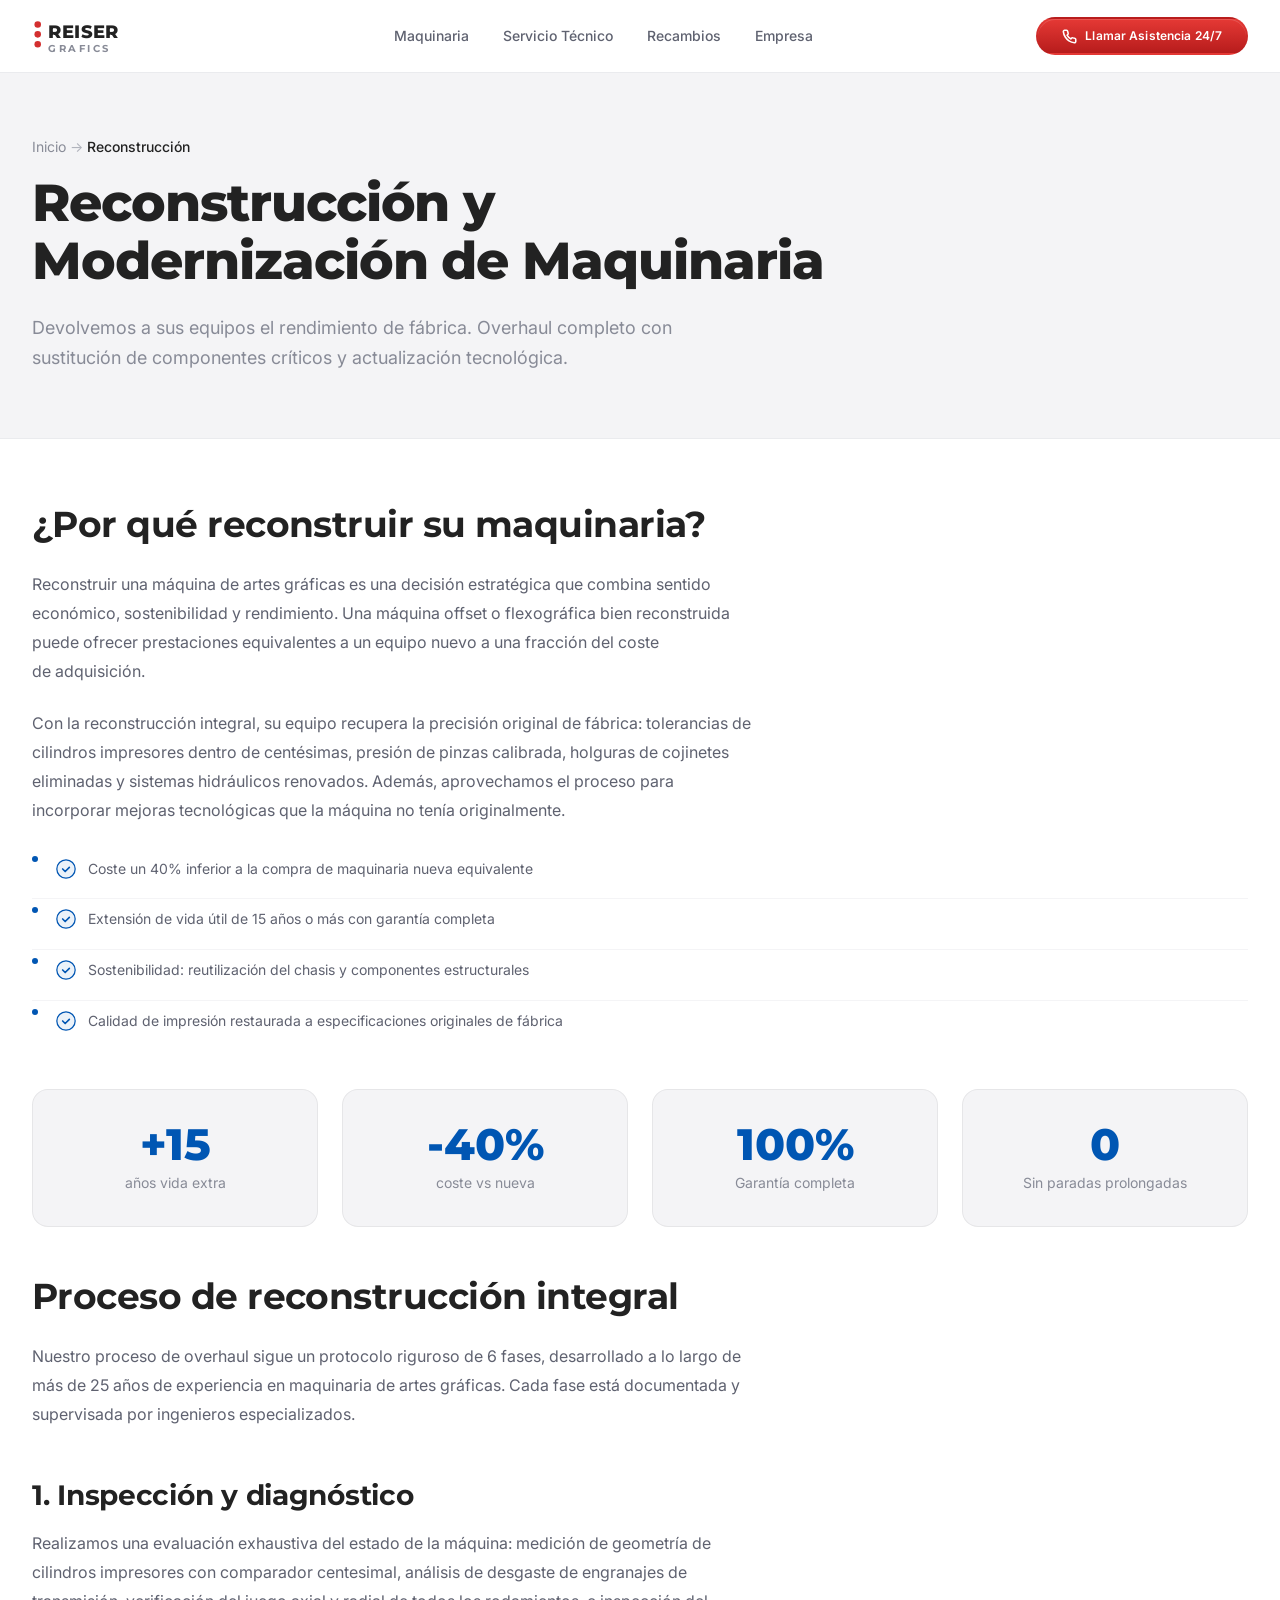
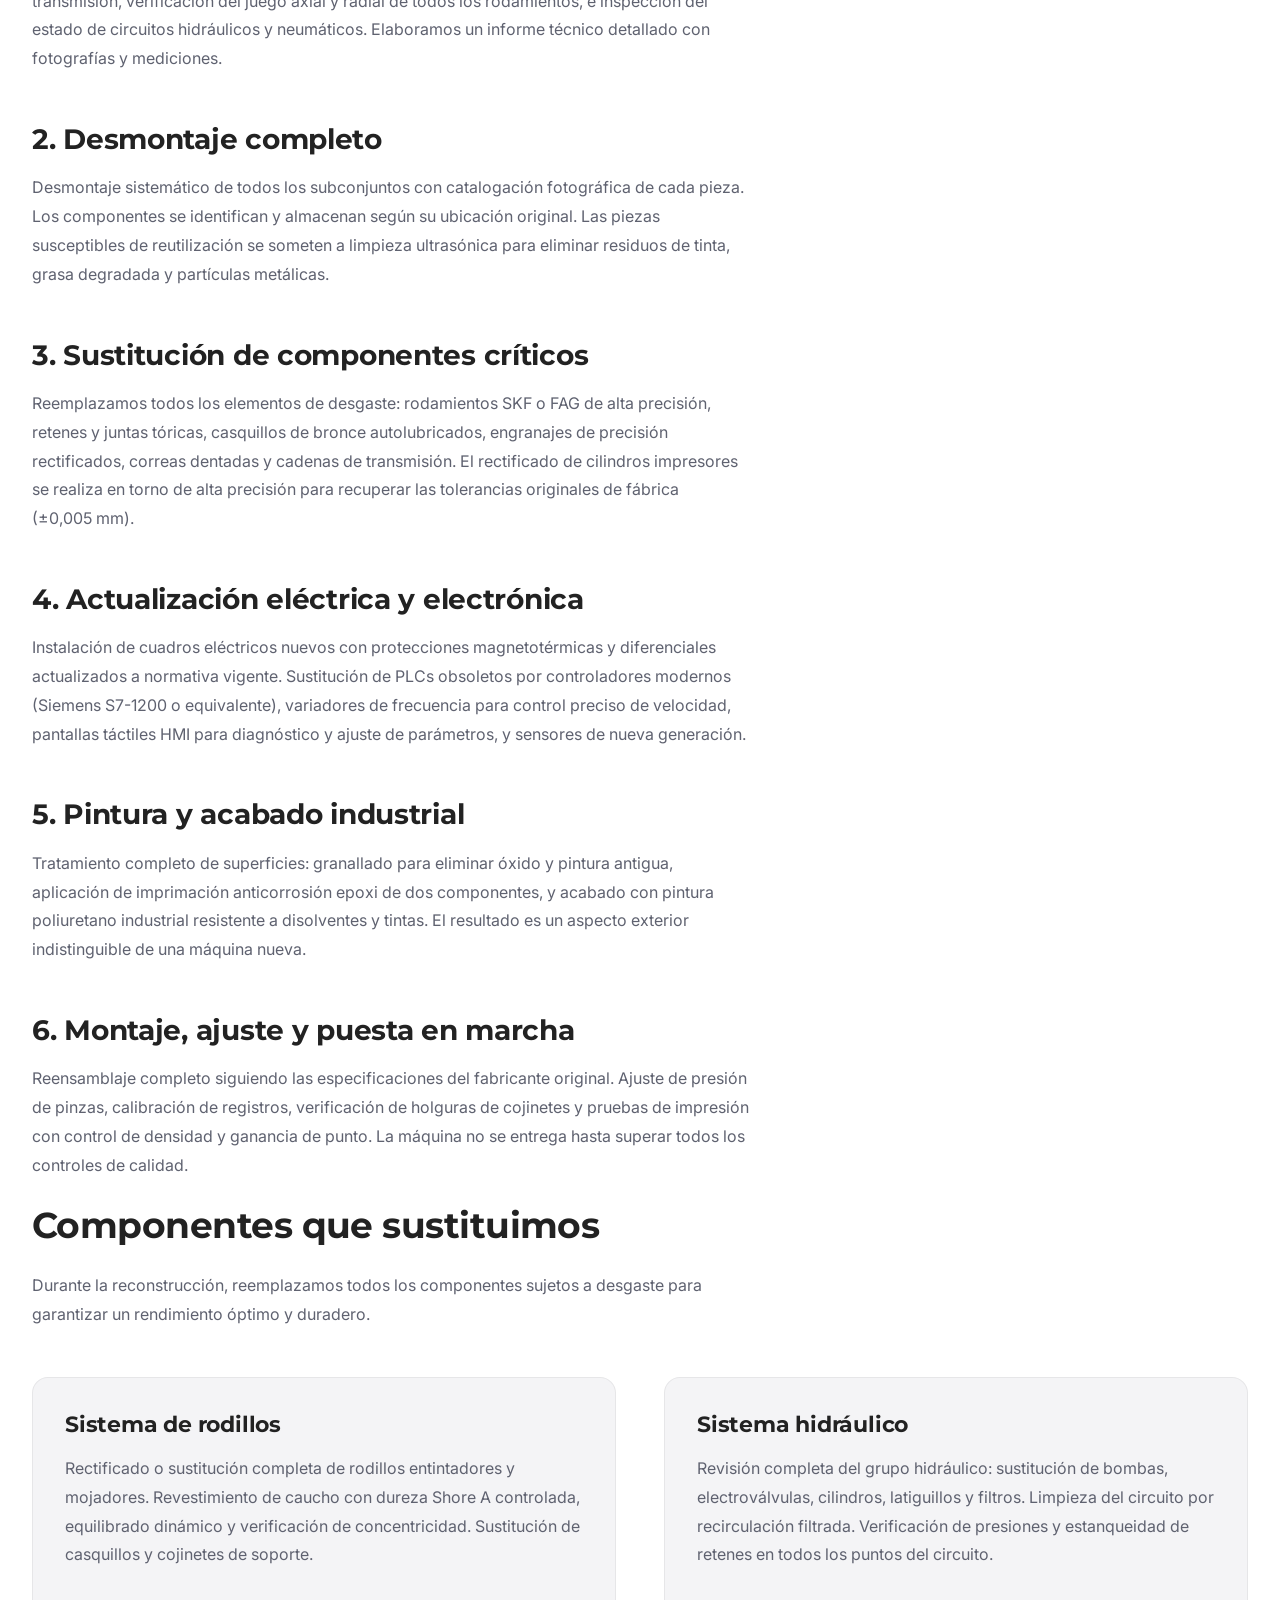
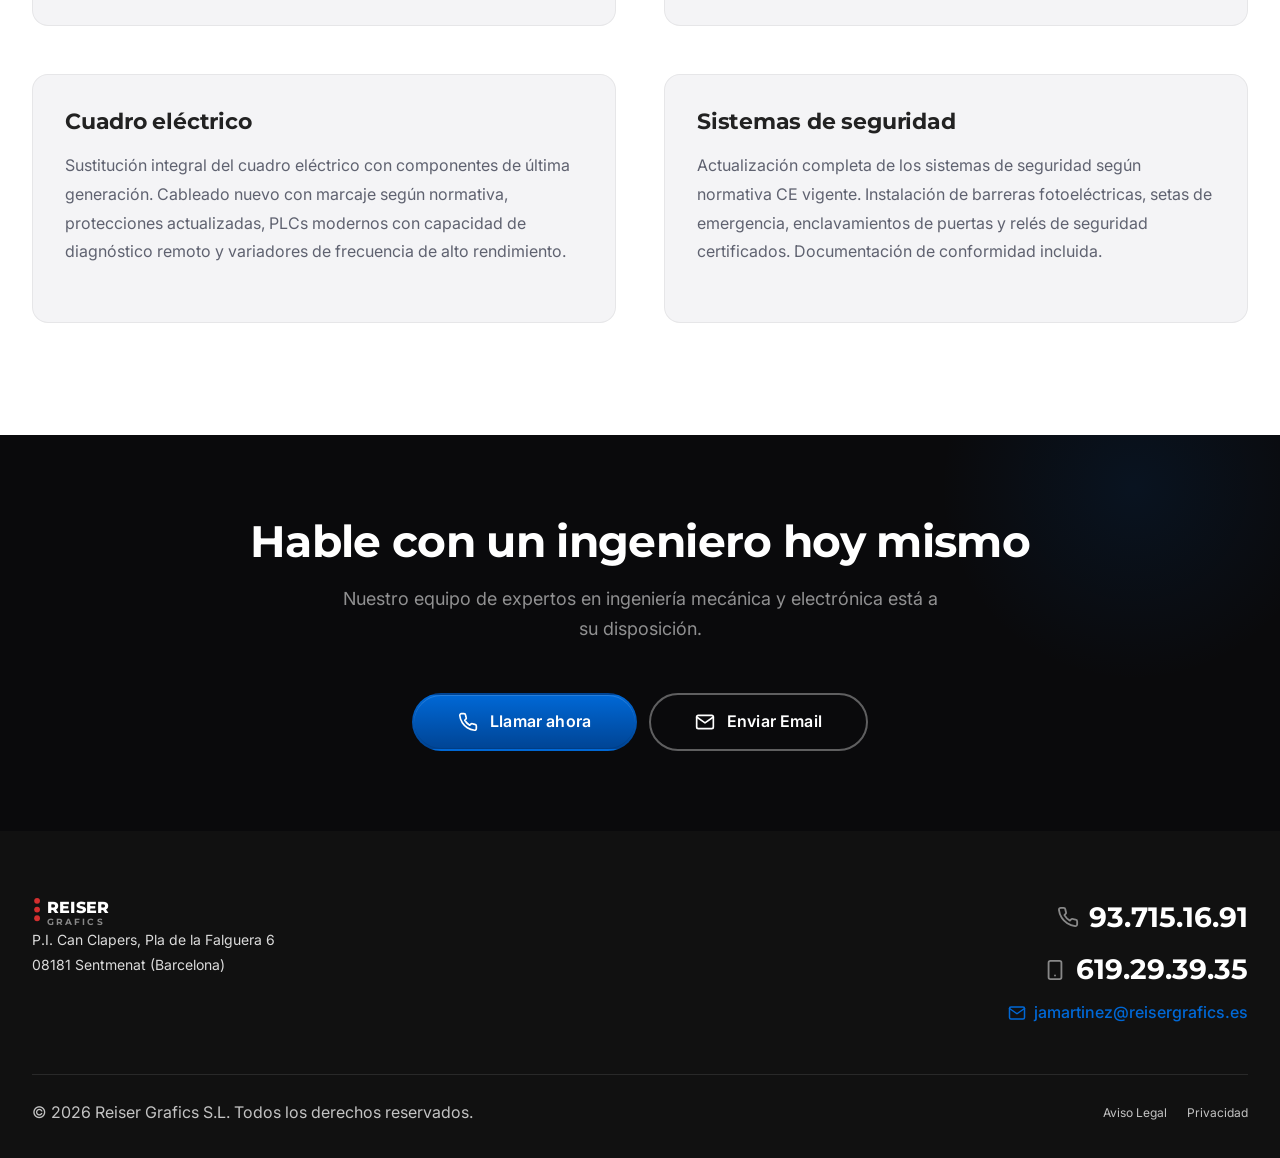
<file: reconstruccion.html>
<!DOCTYPE html>
<html lang="es">
<head>
    <meta charset="UTF-8">
    <meta name="viewport" content="width=device-width, initial-scale=1.0">
    <meta name="description" content="Reconstrucción y overhaul completo de maquinaria de artes gráficas en Barcelona. Restauramos equipos a rendimiento de fábrica con garantía. Heidelberg, Komori, KBA multimarca.">
    <meta name="keywords" content="reconstrucción maquinaria gráfica, overhaul maquinaria impresión, restauración máquinas offset, reconstrucción Heidelberg, overhaul Komori, segunda vida maquinaria gráfica Barcelona">
    <meta name="robots" content="index, follow">
    <meta name="author" content="Reiser Grafics S.L.">
    <meta name="geo.region" content="ES-CT">
    <title>Reconstrucción y Overhaul Maquinaria Artes Gráficas Barcelona — Reiser Grafics</title>
    <meta property="og:type" content="website">
    <meta property="og:url" content="https://www.reisergrafics.es/reconstruccion.html">
    <meta property="og:title" content="Reconstrucción Maquinaria Gráfica — Reiser Grafics">
    <meta property="og:description" content="Overhaul completo de maquinaria de artes gráficas. Restauramos equipos a rendimiento de fábrica con garantía. Multimarca, Barcelona.">
    <meta property="og:image" content="https://www.reisergrafics.es/assets/images/hero-bg.png">
    <meta property="og:site_name" content="Reiser Grafics S.L.">

    <link rel="icon" type="image/svg+xml" href="data:image/svg+xml,<svg xmlns='http://www.w3.org/2000/svg' viewBox='0 0 32 32'><rect width='32' height='32' rx='6' fill='%230056B3'/><text x='50%25' y='55%25' dominant-baseline='middle' text-anchor='middle' fill='white' font-family='sans-serif' font-weight='bold' font-size='18'>RG</text></svg>">

    <link rel="preconnect" href="https://fonts.googleapis.com">
    <link rel="preconnect" href="https://fonts.gstatic.com" crossorigin>
    <link href="https://fonts.googleapis.com/css2?family=Inter:wght@400;500;600&family=Montserrat:wght@700;800&display=swap" rel="stylesheet">

    <link rel="stylesheet" href="css/variables.css">
    <link rel="stylesheet" href="css/reset.css">
    <link rel="stylesheet" href="css/base.css">
    <link rel="stylesheet" href="css/layout.css">
    <link rel="stylesheet" href="css/components.css">
    <link rel="stylesheet" href="css/sections.css">
    <link rel="stylesheet" href="css/animations.css">
</head>
<body>

    <!-- ══════════════════════════════════════════════════════
         HEADER
    ══════════════════════════════════════════════════════ -->
    <header class="header" id="header">
        <div class="header__inner">
            <a href="index.html" class="header__logo" aria-label="Reiser Grafics — Inicio">
                <svg class="header__logo-svg" viewBox="0 0 170 44" fill="none" xmlns="http://www.w3.org/2000/svg">
                    <circle cx="7" cy="8" r="4" fill="#D32F2F"/>
                    <circle cx="7" cy="20" r="4" fill="#D32F2F"/>
                    <circle cx="7" cy="32" r="4" fill="#D32F2F"/>
                    <text x="20" y="25" fill="#222222" font-family="Montserrat,sans-serif" font-weight="800" font-size="22" letter-spacing="0.5">REISER</text>
                    <text x="20" y="41" fill="#888B97" font-family="Montserrat,sans-serif" font-weight="700" font-size="12" letter-spacing="3">GRAFICS</text>
                </svg>
            </a>
            <nav class="header__nav" id="main-nav">
                <a href="compra-venta.html" class="header__nav-link">Maquinaria</a>
                <a href="servicio-tecnico.html" class="header__nav-link">Servicio Técnico</a>
                <a href="recambios.html" class="header__nav-link">Recambios</a>
                <a href="empresa.html" class="header__nav-link">Empresa</a>
            </nav>
            <div class="header__actions">
                <a href="tel:+34619293935" class="btn btn-danger btn-sm header__cta">
                    <svg viewBox="0 0 24 24" fill="none" stroke="currentColor" stroke-width="2.5" stroke-linecap="round" stroke-linejoin="round"><path d="M22 16.92v3a2 2 0 0 1-2.18 2 19.79 19.79 0 0 1-8.63-3.07 19.5 19.5 0 0 1-6-6 19.79 19.79 0 0 1-3.07-8.67A2 2 0 0 1 4.11 2h3a2 2 0 0 1 2 1.72c.127.96.361 1.903.7 2.81a2 2 0 0 1-.45 2.11L8.09 9.91a16 16 0 0 0 6 6l1.27-1.27a2 2 0 0 1 2.11-.45c.907.339 1.85.573 2.81.7A2 2 0 0 1 22 16.92z"/></svg>
                    <span>Llamar Asistencia 24/7</span>
                </a>
                <button class="header__hamburger" id="hamburger-btn" aria-label="Abrir menú" aria-expanded="false">
                    <span></span><span></span><span></span>
                </button>
            </div>
        </div>
    </header>

    <!-- Mobile menu -->
    <div class="mobile-menu" id="mobile-menu" aria-hidden="true">
        <div class="mobile-menu__backdrop"></div>
        <div class="mobile-menu__panel">
            <nav class="mobile-menu__nav">
                <a href="compra-venta.html" class="mobile-menu__link">Maquinaria</a>
                <a href="servicio-tecnico.html" class="mobile-menu__link">Servicio Técnico</a>
                <a href="recambios.html" class="mobile-menu__link">Recambios</a>
                <a href="empresa.html" class="mobile-menu__link">Empresa</a>
            </nav>
            <div class="mobile-menu__contact">
                <a href="tel:+34619293935" class="btn btn-danger btn-lg">
                    <svg width="18" height="18" viewBox="0 0 24 24" fill="none" stroke="currentColor" stroke-width="2.5" stroke-linecap="round" stroke-linejoin="round"><path d="M22 16.92v3a2 2 0 0 1-2.18 2 19.79 19.79 0 0 1-8.63-3.07 19.5 19.5 0 0 1-6-6 19.79 19.79 0 0 1-3.07-8.67A2 2 0 0 1 4.11 2h3a2 2 0 0 1 2 1.72c.127.96.361 1.903.7 2.81a2 2 0 0 1-.45 2.11L8.09 9.91a16 16 0 0 0 6 6l1.27-1.27a2 2 0 0 1 2.11-.45c.907.339 1.85.573 2.81.7A2 2 0 0 1 22 16.92z"/></svg>
                    Urgencias 24/7
                </a>
                <a href="tel:+34937151691" class="btn btn-secondary--dark btn-lg">
                    <svg width="18" height="18" viewBox="0 0 24 24" fill="none" stroke="currentColor" stroke-width="2.5" stroke-linecap="round" stroke-linejoin="round"><path d="M22 16.92v3a2 2 0 0 1-2.18 2 19.79 19.79 0 0 1-8.63-3.07 19.5 19.5 0 0 1-6-6 19.79 19.79 0 0 1-3.07-8.67A2 2 0 0 1 4.11 2h3a2 2 0 0 1 2 1.72c.127.96.361 1.903.7 2.81a2 2 0 0 1-.45 2.11L8.09 9.91a16 16 0 0 0 6 6l1.27-1.27a2 2 0 0 1 2.11-.45c.907.339 1.85.573 2.81.7A2 2 0 0 1 22 16.92z"/></svg>
                    Oficina: 93 715 16 91
                </a>
            </div>
        </div>
    </div>

    <main>

        <!-- ══════════════════════════════════════════════════
             PAGE HERO
        ══════════════════════════════════════════════════ -->
        <section class="page-hero">
            <div class="container">
                <nav class="breadcrumb"><a href="index.html">Inicio</a> → <span>Reconstrucción</span></nav>
                <h1>Reconstrucción y Modernización de Maquinaria</h1>
                <p class="text-lead">Devolvemos a sus equipos el rendimiento de fábrica. Overhaul completo con sustitución de componentes críticos y actualización tecnológica.</p>
            </div>
        </section>

        <!-- ══════════════════════════════════════════════════
             PAGE CONTENT
        ══════════════════════════════════════════════════ -->
        <section class="page-content section">
            <div class="container">

                <!-- ¿Por qué reconstruir? -->
                <div class="animate-on-scroll">
                    <h2>¿Por qué reconstruir su maquinaria?</h2>
                    <p>Reconstruir una máquina de artes gráficas es una decisión estratégica que combina sentido económico, sostenibilidad y rendimiento. Una máquina offset o flexográfica bien reconstruida puede ofrecer prestaciones equivalentes a un equipo nuevo a una fracción del coste de adquisición.</p>
                    <p>Con la reconstrucción integral, su equipo recupera la precisión original de fábrica: tolerancias de cilindros impresores dentro de centésimas, presión de pinzas calibrada, holguras de cojinetes eliminadas y sistemas hidráulicos renovados. Además, aprovechamos el proceso para incorporar mejoras tecnológicas que la máquina no tenía originalmente.</p>
                    <ul class="check-list">
                        <li>
                            <svg width="20" height="20" viewBox="0 0 24 24" fill="none"><circle cx="12" cy="12" r="11" fill="#0056B3" opacity="0.08"/><circle cx="12" cy="12" r="11" stroke="#0056B3" stroke-width="1.5"/><path d="M8 12l3 3 5-5" stroke="#0056B3" stroke-width="2" stroke-linecap="round" stroke-linejoin="round"/></svg>
                            <span>Coste un 40% inferior a la compra de maquinaria nueva equivalente</span>
                        </li>
                        <li>
                            <svg width="20" height="20" viewBox="0 0 24 24" fill="none"><circle cx="12" cy="12" r="11" fill="#0056B3" opacity="0.08"/><circle cx="12" cy="12" r="11" stroke="#0056B3" stroke-width="1.5"/><path d="M8 12l3 3 5-5" stroke="#0056B3" stroke-width="2" stroke-linecap="round" stroke-linejoin="round"/></svg>
                            <span>Extensión de vida útil de 15 años o más con garantía completa</span>
                        </li>
                        <li>
                            <svg width="20" height="20" viewBox="0 0 24 24" fill="none"><circle cx="12" cy="12" r="11" fill="#0056B3" opacity="0.08"/><circle cx="12" cy="12" r="11" stroke="#0056B3" stroke-width="1.5"/><path d="M8 12l3 3 5-5" stroke="#0056B3" stroke-width="2" stroke-linecap="round" stroke-linejoin="round"/></svg>
                            <span>Sostenibilidad: reutilización del chasis y componentes estructurales</span>
                        </li>
                        <li>
                            <svg width="20" height="20" viewBox="0 0 24 24" fill="none"><circle cx="12" cy="12" r="11" fill="#0056B3" opacity="0.08"/><circle cx="12" cy="12" r="11" stroke="#0056B3" stroke-width="1.5"/><path d="M8 12l3 3 5-5" stroke="#0056B3" stroke-width="2" stroke-linecap="round" stroke-linejoin="round"/></svg>
                            <span>Calidad de impresión restaurada a especificaciones originales de fábrica</span>
                        </li>
                    </ul>
                </div>

                <!-- Estadísticas -->
                <div class="stats-row animate-on-scroll">
                    <div class="stat">
                        <div class="stat__number">+15</div>
                        <div class="stat__label">años vida extra</div>
                    </div>
                    <div class="stat">
                        <div class="stat__number">-40%</div>
                        <div class="stat__label">coste vs nueva</div>
                    </div>
                    <div class="stat">
                        <div class="stat__number">100%</div>
                        <div class="stat__label">Garantía completa</div>
                    </div>
                    <div class="stat">
                        <div class="stat__number">0</div>
                        <div class="stat__label">Sin paradas prolongadas</div>
                    </div>
                </div>

                <!-- Proceso de reconstrucción -->
                <div class="animate-on-scroll">
                    <h2>Proceso de reconstrucción integral</h2>
                    <p>Nuestro proceso de overhaul sigue un protocolo riguroso de 6 fases, desarrollado a lo largo de más de 25 años de experiencia en maquinaria de artes gráficas. Cada fase está documentada y supervisada por ingenieros especializados.</p>

                    <h3>1. Inspección y diagnóstico</h3>
                    <p>Realizamos una evaluación exhaustiva del estado de la máquina: medición de geometría de cilindros impresores con comparador centesimal, análisis de desgaste de engranajes de transmisión, verificación del juego axial y radial de todos los rodamientos, e inspección del estado de circuitos hidráulicos y neumáticos. Elaboramos un informe técnico detallado con fotografías y mediciones.</p>

                    <h3>2. Desmontaje completo</h3>
                    <p>Desmontaje sistemático de todos los subconjuntos con catalogación fotográfica de cada pieza. Los componentes se identifican y almacenan según su ubicación original. Las piezas susceptibles de reutilización se someten a limpieza ultrasónica para eliminar residuos de tinta, grasa degradada y partículas metálicas.</p>

                    <h3>3. Sustitución de componentes críticos</h3>
                    <p>Reemplazamos todos los elementos de desgaste: rodamientos SKF o FAG de alta precisión, retenes y juntas tóricas, casquillos de bronce autolubricados, engranajes de precisión rectificados, correas dentadas y cadenas de transmisión. El rectificado de cilindros impresores se realiza en torno de alta precisión para recuperar las tolerancias originales de fábrica (±0,005 mm).</p>

                    <h3>4. Actualización eléctrica y electrónica</h3>
                    <p>Instalación de cuadros eléctricos nuevos con protecciones magnetotérmicas y diferenciales actualizados a normativa vigente. Sustitución de PLCs obsoletos por controladores modernos (Siemens S7-1200 o equivalente), variadores de frecuencia para control preciso de velocidad, pantallas táctiles HMI para diagnóstico y ajuste de parámetros, y sensores de nueva generación.</p>

                    <h3>5. Pintura y acabado industrial</h3>
                    <p>Tratamiento completo de superficies: granallado para eliminar óxido y pintura antigua, aplicación de imprimación anticorrosión epoxi de dos componentes, y acabado con pintura poliuretano industrial resistente a disolventes y tintas. El resultado es un aspecto exterior indistinguible de una máquina nueva.</p>

                    <h3>6. Montaje, ajuste y puesta en marcha</h3>
                    <p>Reensamblaje completo siguiendo las especificaciones del fabricante original. Ajuste de presión de pinzas, calibración de registros, verificación de holguras de cojinetes y pruebas de impresión con control de densidad y ganancia de punto. La máquina no se entrega hasta superar todos los controles de calidad.</p>
                </div>

                <!-- Componentes que sustituimos -->
                <div class="animate-on-scroll">
                    <h2>Componentes que sustituimos</h2>
                    <p>Durante la reconstrucción, reemplazamos todos los componentes sujetos a desgaste para garantizar un rendimiento óptimo y duradero.</p>
                </div>

                <div class="content-grid">
                    <div class="content-box animate-on-scroll">
                        <h3>Sistema de rodillos</h3>
                        <p>Rectificado o sustitución completa de rodillos entintadores y mojadores. Revestimiento de caucho con dureza Shore A controlada, equilibrado dinámico y verificación de concentricidad. Sustitución de casquillos y cojinetes de soporte.</p>
                    </div>
                    <div class="content-box animate-on-scroll">
                        <h3>Sistema hidráulico</h3>
                        <p>Revisión completa del grupo hidráulico: sustitución de bombas, electroválvulas, cilindros, latiguillos y filtros. Limpieza del circuito por recirculación filtrada. Verificación de presiones y estanqueidad de retenes en todos los puntos del circuito.</p>
                    </div>
                    <div class="content-box animate-on-scroll">
                        <h3>Cuadro eléctrico</h3>
                        <p>Sustitución integral del cuadro eléctrico con componentes de última generación. Cableado nuevo con marcaje según normativa, protecciones actualizadas, PLCs modernos con capacidad de diagnóstico remoto y variadores de frecuencia de alto rendimiento.</p>
                    </div>
                    <div class="content-box animate-on-scroll">
                        <h3>Sistemas de seguridad</h3>
                        <p>Actualización completa de los sistemas de seguridad según normativa CE vigente. Instalación de barreras fotoeléctricas, setas de emergencia, enclavamientos de puertas y relés de seguridad certificados. Documentación de conformidad incluida.</p>
                    </div>
                </div>

            </div>
        </section>

        <!-- ══════════════════════════════════════════════════
             CTA BLOCK
        ══════════════════════════════════════════════════ -->
        <section class="cta-block">
            <div class="container">
                <div class="cta-block__content animate-on-scroll">
                    <h2>Hable con un ingeniero hoy mismo</h2>
                    <p class="text-lead">Nuestro equipo de expertos en ingeniería mecánica y electrónica está a su disposición.</p>
                    <div class="cta-block__buttons">
                        <a href="tel:+34937151691" class="btn btn-primary btn-lg">
                            <svg viewBox="0 0 24 24" fill="none" stroke="currentColor" stroke-width="2" stroke-linecap="round" stroke-linejoin="round"><path d="M22 16.92v3a2 2 0 0 1-2.18 2 19.79 19.79 0 0 1-8.63-3.07 19.5 19.5 0 0 1-6-6 19.79 19.79 0 0 1-3.07-8.67A2 2 0 0 1 4.11 2h3a2 2 0 0 1 2 1.72c.127.96.361 1.903.7 2.81a2 2 0 0 1-.45 2.11L8.09 9.91a16 16 0 0 0 6 6l1.27-1.27a2 2 0 0 1 2.11-.45c.907.339 1.85.573 2.81.7A2 2 0 0 1 22 16.92z"/></svg>
                            Llamar ahora
                        </a>
                        <a href="mailto:jamartinez@reisergrafics.es" class="btn btn-secondary--dark btn-lg">
                            <svg viewBox="0 0 24 24" fill="none" stroke="currentColor" stroke-width="2" stroke-linecap="round" stroke-linejoin="round"><path d="M4 4h16c1.1 0 2 .9 2 2v12c0 1.1-.9 2-2 2H4c-1.1 0-2-.9-2-2V6c0-1.1.9-2 2-2z"/><polyline points="22,6 12,13 2,6"/></svg>
                            Enviar Email
                        </a>
                    </div>
                </div>
            </div>
        </section>
    </main>

    <!-- ══════════════════════════════════════════════════════
         FOOTER
    ══════════════════════════════════════════════════════ -->
    <footer class="footer">
        <div class="container">
            <div class="footer__inner">
                <div class="footer__top">
                    <div>
                        <svg class="footer__logo-svg" viewBox="0 0 170 44" fill="none" xmlns="http://www.w3.org/2000/svg">
                            <circle cx="7" cy="8" r="4" fill="#D32F2F"/>
                            <circle cx="7" cy="20" r="4" fill="#D32F2F"/>
                            <circle cx="7" cy="32" r="4" fill="#D32F2F"/>
                            <text x="20" y="25" fill="#FFFFFF" font-family="Montserrat,sans-serif" font-weight="800" font-size="22" letter-spacing="0.5">REISER</text>
                            <text x="20" y="41" fill="rgba(255,255,255,0.5)" font-family="Montserrat,sans-serif" font-weight="700" font-size="12" letter-spacing="3">GRAFICS</text>
                        </svg>
                        <p class="footer__address">P.I. Can Clapers, Pla de la Falguera 6<br>08181 Sentmenat (Barcelona)</p>
                    </div>
                    <div class="footer__contact-row">
                        <a href="tel:+34937151691" class="footer__contact-link">
                            <svg viewBox="0 0 24 24" fill="none" stroke="currentColor" stroke-width="2" stroke-linecap="round" stroke-linejoin="round"><path d="M22 16.92v3a2 2 0 0 1-2.18 2 19.79 19.79 0 0 1-8.63-3.07 19.5 19.5 0 0 1-6-6 19.79 19.79 0 0 1-3.07-8.67A2 2 0 0 1 4.11 2h3a2 2 0 0 1 2 1.72c.127.96.361 1.903.7 2.81a2 2 0 0 1-.45 2.11L8.09 9.91a16 16 0 0 0 6 6l1.27-1.27a2 2 0 0 1 2.11-.45c.907.339 1.85.573 2.81.7A2 2 0 0 1 22 16.92z"/></svg>
                            93.715.16.91
                        </a>
                        <a href="tel:+34619293935" class="footer__contact-link">
                            <svg viewBox="0 0 24 24" fill="none" stroke="currentColor" stroke-width="2" stroke-linecap="round" stroke-linejoin="round"><rect x="5" y="2" width="14" height="20" rx="2"/><line x1="12" y1="18" x2="12.01" y2="18"/></svg>
                            619.29.39.35
                        </a>
                        <a href="mailto:jamartinez@reisergrafics.es" class="footer__email">
                            <svg viewBox="0 0 24 24" fill="none" stroke="currentColor" stroke-width="2" stroke-linecap="round" stroke-linejoin="round"><path d="M4 4h16c1.1 0 2 .9 2 2v12c0 1.1-.9 2-2 2H4c-1.1 0-2-.9-2-2V6c0-1.1.9-2 2-2z"/><polyline points="22,6 12,13 2,6"/></svg>
                            jamartinez@reisergrafics.es
                        </a>
                    </div>
                </div>
                <div class="footer__bottom">
                    <p>&copy; 2026 Reiser Grafics S.L. Todos los derechos reservados.</p>
                    <div class="footer__legal">
                        <a href="aviso-legal.html">Aviso Legal</a>
                        <a href="privacidad.html">Privacidad</a>
                    </div>
                </div>
            </div>
        </div>
    </footer>

    <script type="module" src="js/app.js"></script>
</body>
</html>
</file>
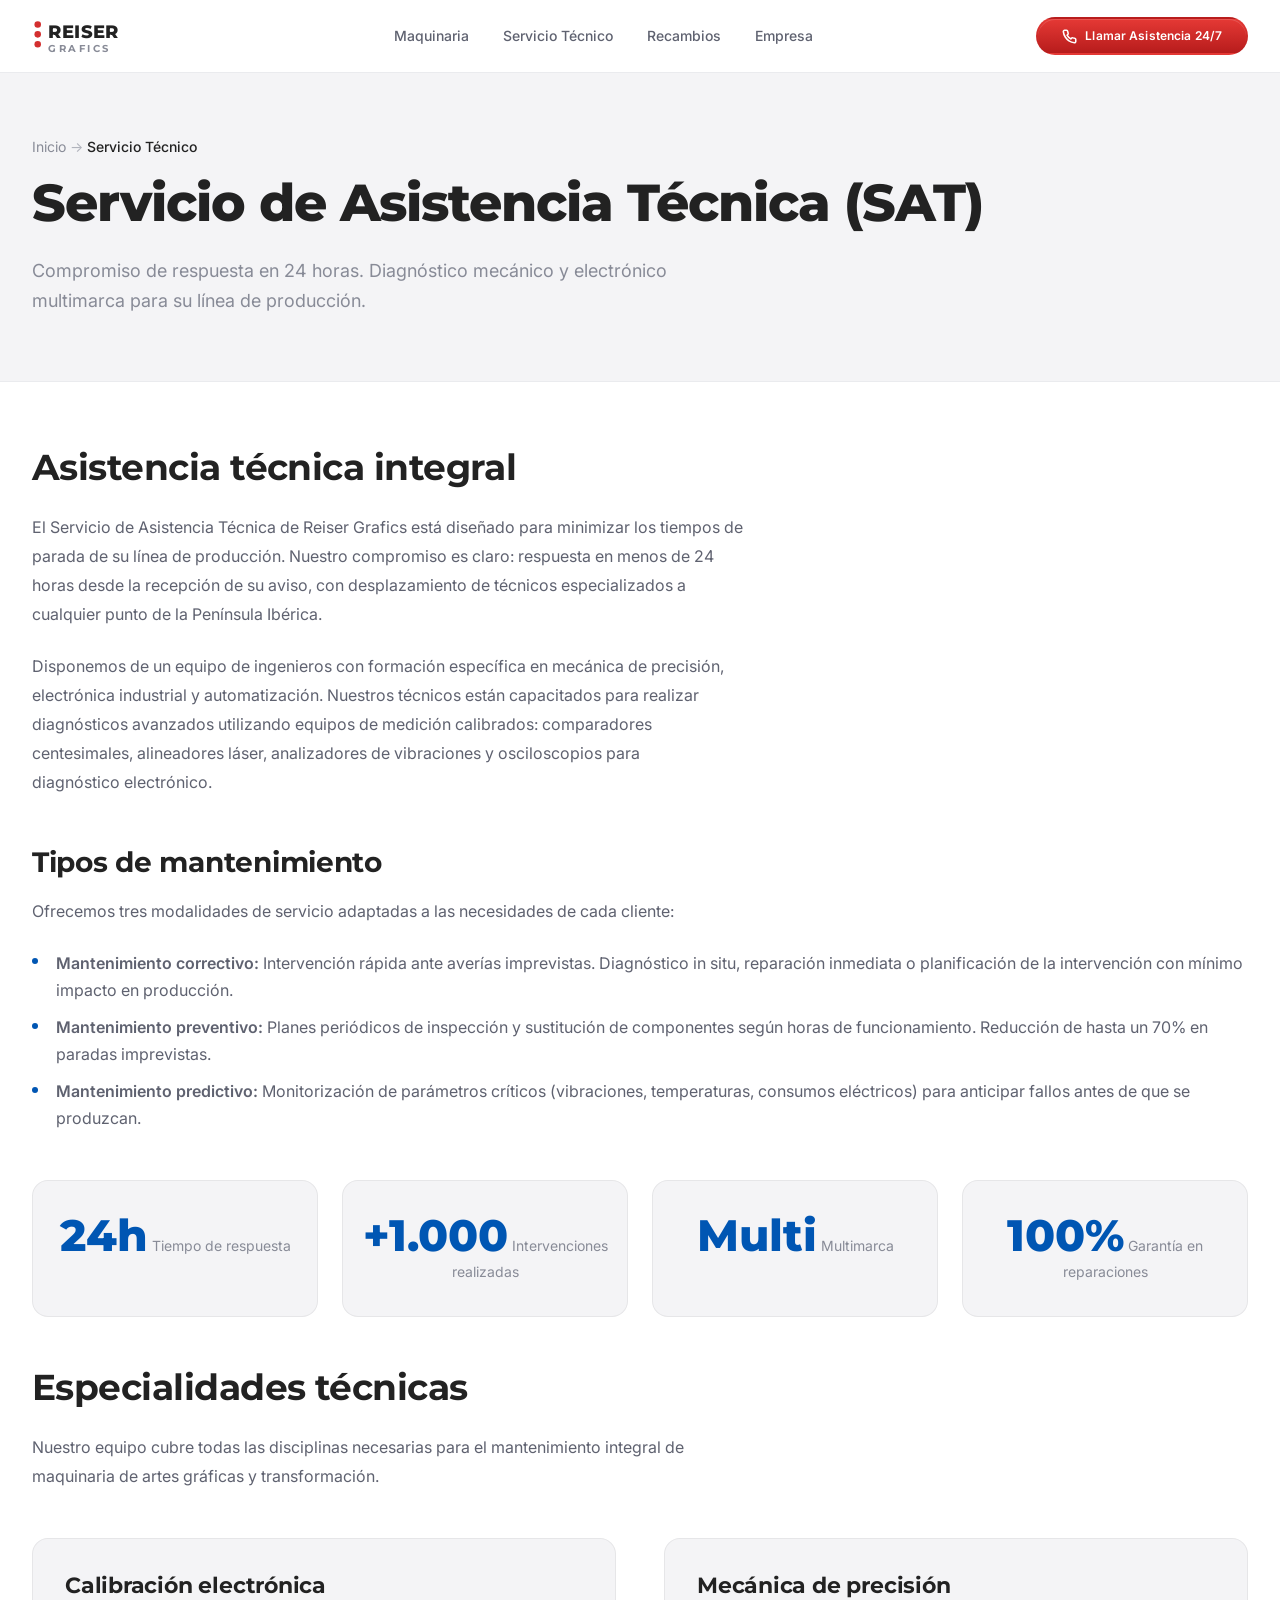
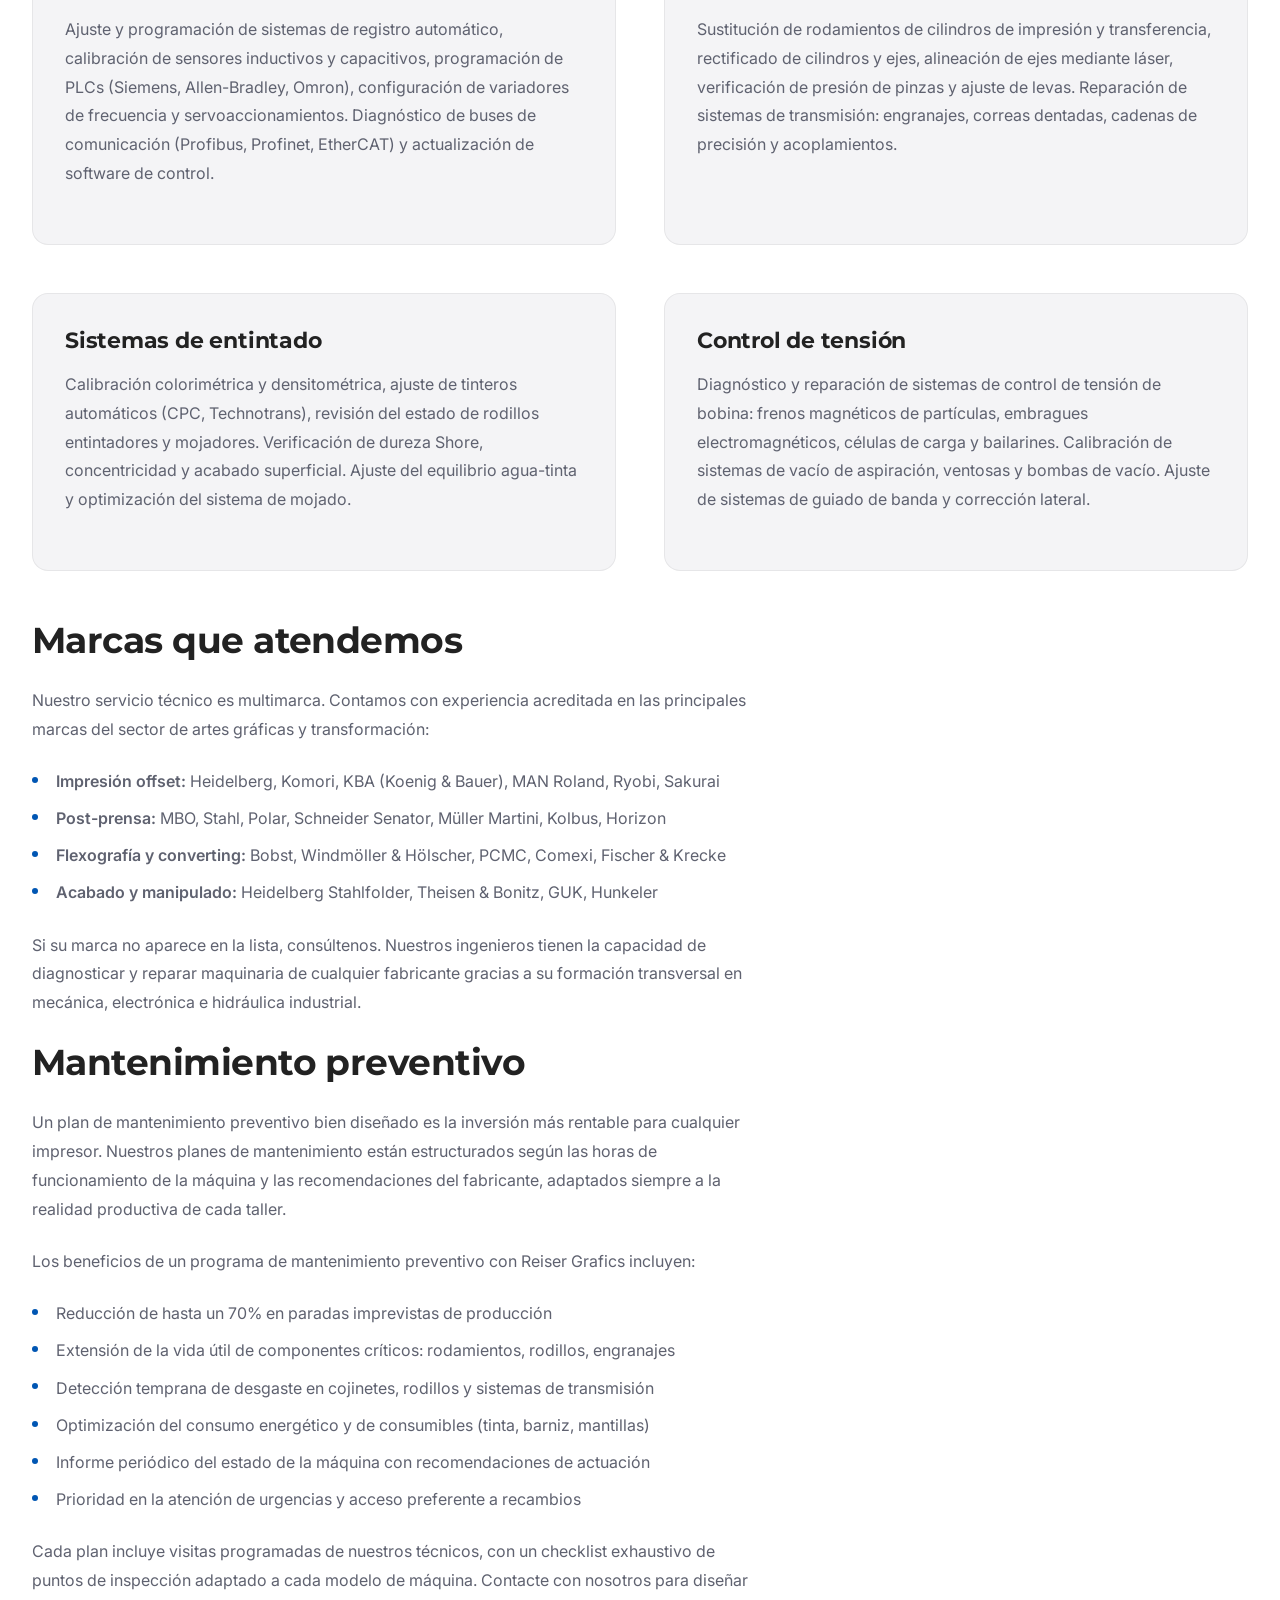
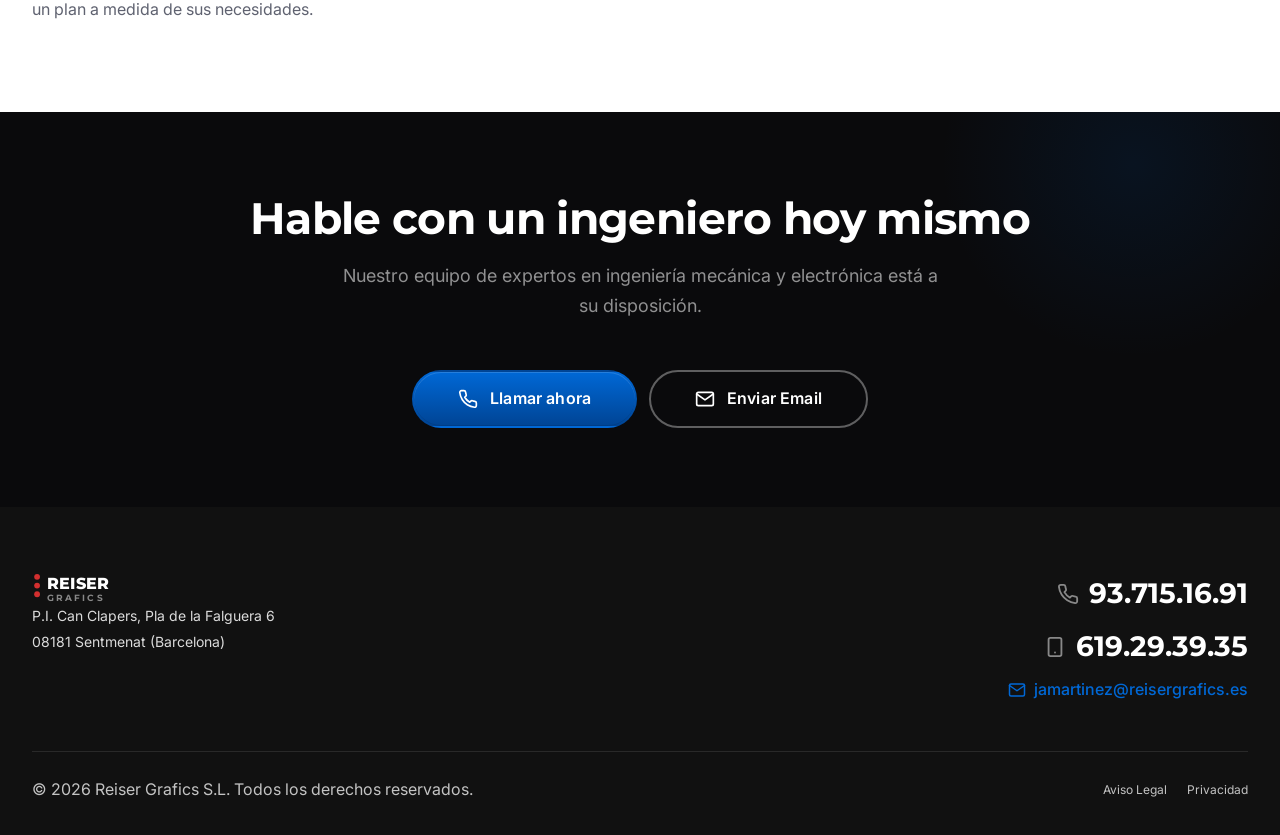
<file: servicio-tecnico.html>
<!DOCTYPE html>
<html lang="es">
<head>
    <meta charset="UTF-8">
    <meta name="viewport" content="width=device-width, initial-scale=1.0">
    <meta name="description" content="Servicio de asistencia técnica SAT para maquinaria de artes gráficas en Barcelona. Respuesta en 24 horas. Diagnóstico mecánico y electrónico multimarca. Heidelberg, Komori, KBA, MBO, Polar.">
    <meta name="keywords" content="servicio técnico maquinaria artes gráficas, SAT maquinaria gráfica, reparación impresoras offset, mantenimiento preventivo maquinaria gráfica, técnico maquinaria Barcelona, reparación Heidelberg, reparación Komori">
    <meta name="robots" content="index, follow">
    <meta name="author" content="Reiser Grafics S.L.">
    <meta name="geo.region" content="ES-CT">
    <meta name="geo.placename" content="Sentmenat, Barcelona">
    <title>Servicio de Asistencia Técnica (SAT) Maquinaria Gráfica Barcelona — Reiser Grafics</title>
    <!-- Open Graph -->
    <meta property="og:type" content="website">
    <meta property="og:url" content="https://www.reisergrafics.es/servicio-tecnico.html">
    <meta property="og:title" content="Servicio Técnico SAT Maquinaria Artes Gráficas — Reiser Grafics">
    <meta property="og:description" content="Servicio de asistencia técnica 24h para maquinaria de artes gráficas. Diagnóstico mecánico y electrónico multimarca en Barcelona.">
    <meta property="og:image" content="https://www.reisergrafics.es/assets/images/hero-bg.png">
    <meta property="og:site_name" content="Reiser Grafics S.L.">

    <link rel="icon" type="image/svg+xml" href="data:image/svg+xml,<svg xmlns='http://www.w3.org/2000/svg' viewBox='0 0 32 32'><rect width='32' height='32' rx='6' fill='%230056B3'/><text x='50%25' y='55%25' dominant-baseline='middle' text-anchor='middle' fill='white' font-family='sans-serif' font-weight='bold' font-size='18'>RG</text></svg>">

    <link rel="preconnect" href="https://fonts.googleapis.com">
    <link rel="preconnect" href="https://fonts.gstatic.com" crossorigin>
    <link href="https://fonts.googleapis.com/css2?family=Inter:wght@400;500;600&family=Montserrat:wght@700;800&display=swap" rel="stylesheet">

    <link rel="stylesheet" href="css/variables.css">
    <link rel="stylesheet" href="css/reset.css">
    <link rel="stylesheet" href="css/base.css">
    <link rel="stylesheet" href="css/layout.css">
    <link rel="stylesheet" href="css/components.css">
    <link rel="stylesheet" href="css/sections.css">
    <link rel="stylesheet" href="css/animations.css">
</head>
<body>

    <!-- HEADER -->
    <header class="header" id="header">
        <div class="header__inner">
            <a href="index.html" class="header__logo" aria-label="Reiser Grafics — Inicio">
                <svg class="header__logo-svg" viewBox="0 0 170 44" fill="none" xmlns="http://www.w3.org/2000/svg">
                    <circle cx="7" cy="8" r="4" fill="#D32F2F"/>
                    <circle cx="7" cy="20" r="4" fill="#D32F2F"/>
                    <circle cx="7" cy="32" r="4" fill="#D32F2F"/>
                    <text x="20" y="25" fill="#222222" font-family="Montserrat,sans-serif" font-weight="800" font-size="22" letter-spacing="0.5">REISER</text>
                    <text x="20" y="41" fill="#888B97" font-family="Montserrat,sans-serif" font-weight="700" font-size="12" letter-spacing="3">GRAFICS</text>
                </svg>
            </a>
            <nav class="header__nav" id="main-nav">
                <a href="compra-venta.html" class="header__nav-link">Maquinaria</a>
                <a href="servicio-tecnico.html" class="header__nav-link">Servicio Técnico</a>
                <a href="recambios.html" class="header__nav-link">Recambios</a>
                <a href="empresa.html" class="header__nav-link">Empresa</a>
            </nav>
            <div class="header__actions">
                <a href="tel:+34619293935" class="btn btn-danger btn-sm header__cta">
                    <svg viewBox="0 0 24 24" fill="none" stroke="currentColor" stroke-width="2.5" stroke-linecap="round" stroke-linejoin="round"><path d="M22 16.92v3a2 2 0 0 1-2.18 2 19.79 19.79 0 0 1-8.63-3.07 19.5 19.5 0 0 1-6-6 19.79 19.79 0 0 1-3.07-8.67A2 2 0 0 1 4.11 2h3a2 2 0 0 1 2 1.72c.127.96.361 1.903.7 2.81a2 2 0 0 1-.45 2.11L8.09 9.91a16 16 0 0 0 6 6l1.27-1.27a2 2 0 0 1 2.11-.45c.907.339 1.85.573 2.81.7A2 2 0 0 1 22 16.92z"/></svg>
                    <span>Llamar Asistencia 24/7</span>
                </a>
                <button class="header__hamburger" id="hamburger-btn" aria-label="Abrir menú" aria-expanded="false">
                    <span></span><span></span><span></span>
                </button>
            </div>
        </div>
    </header>

    <!-- Mobile menu -->
    <div class="mobile-menu" id="mobile-menu" aria-hidden="true">
        <div class="mobile-menu__backdrop"></div>
        <div class="mobile-menu__panel">
            <nav class="mobile-menu__nav">
                <a href="compra-venta.html" class="mobile-menu__link">Maquinaria</a>
                <a href="servicio-tecnico.html" class="mobile-menu__link">Servicio Técnico</a>
                <a href="recambios.html" class="mobile-menu__link">Recambios</a>
                <a href="empresa.html" class="mobile-menu__link">Empresa</a>
            </nav>
            <div class="mobile-menu__contact">
                <a href="tel:+34619293935" class="btn btn-danger btn-lg"><svg width="18" height="18" viewBox="0 0 24 24" fill="none" stroke="currentColor" stroke-width="2.5" stroke-linecap="round" stroke-linejoin="round"><path d="M22 16.92v3a2 2 0 0 1-2.18 2 19.79 19.79 0 0 1-8.63-3.07 19.5 19.5 0 0 1-6-6 19.79 19.79 0 0 1-3.07-8.67A2 2 0 0 1 4.11 2h3a2 2 0 0 1 2 1.72c.127.96.361 1.903.7 2.81a2 2 0 0 1-.45 2.11L8.09 9.91a16 16 0 0 0 6 6l1.27-1.27a2 2 0 0 1 2.11-.45c.907.339 1.85.573 2.81.7A2 2 0 0 1 22 16.92z"/></svg> Urgencias 24/7</a>
                <a href="tel:+34937151691" class="btn btn-secondary--dark btn-lg"><svg width="18" height="18" viewBox="0 0 24 24" fill="none" stroke="currentColor" stroke-width="2.5"><path d="M22 16.92v3a2 2 0 0 1-2.18 2 19.79 19.79 0 0 1-8.63-3.07 19.5 19.5 0 0 1-6-6 19.79 19.79 0 0 1-3.07-8.67A2 2 0 0 1 4.11 2h3a2 2 0 0 1 2 1.72c.127.96.361 1.903.7 2.81a2 2 0 0 1-.45 2.11L8.09 9.91a16 16 0 0 0 6 6l1.27-1.27a2 2 0 0 1 2.11-.45c.907.339 1.85.573 2.81.7A2 2 0 0 1 22 16.92z"/></svg> Oficina: 93 715 16 91</a>
            </div>
        </div>
    </div>

    <main>

        <!-- Page Hero -->
        <section class="page-hero">
            <div class="container">
                <nav class="breadcrumb"><a href="index.html">Inicio</a> → <span>Servicio Técnico</span></nav>
                <h1>Servicio de Asistencia Técnica (SAT)</h1>
                <p class="text-lead">Compromiso de respuesta en 24 horas. Diagnóstico mecánico y electrónico multimarca para su línea de producción.</p>
            </div>
        </section>

        <!-- Page Content -->
        <section class="page-content section">
            <div class="container">

                <!-- 1. Asistencia técnica integral -->
                <div class="animate-on-scroll">
                    <h2>Asistencia técnica integral</h2>
                    <p>El Servicio de Asistencia Técnica de Reiser Grafics está diseñado para minimizar los tiempos de parada de su línea de producción. Nuestro compromiso es claro: respuesta en menos de 24 horas desde la recepción de su aviso, con desplazamiento de técnicos especializados a cualquier punto de la Península Ibérica.</p>
                    <p>Disponemos de un equipo de ingenieros con formación específica en mecánica de precisión, electrónica industrial y automatización. Nuestros técnicos están capacitados para realizar diagnósticos avanzados utilizando equipos de medición calibrados: comparadores centesimales, alineadores láser, analizadores de vibraciones y osciloscopios para diagnóstico electrónico.</p>

                    <h3>Tipos de mantenimiento</h3>
                    <p>Ofrecemos tres modalidades de servicio adaptadas a las necesidades de cada cliente:</p>
                    <ul>
                        <li><strong>Mantenimiento correctivo:</strong> Intervención rápida ante averías imprevistas. Diagnóstico in situ, reparación inmediata o planificación de la intervención con mínimo impacto en producción.</li>
                        <li><strong>Mantenimiento preventivo:</strong> Planes periódicos de inspección y sustitución de componentes según horas de funcionamiento. Reducción de hasta un 70% en paradas imprevistas.</li>
                        <li><strong>Mantenimiento predictivo:</strong> Monitorización de parámetros críticos (vibraciones, temperaturas, consumos eléctricos) para anticipar fallos antes de que se produzcan.</li>
                    </ul>
                </div>

                <!-- 2. Stats -->
                <div class="stats-row animate-on-scroll">
                    <div class="stat">
                        <span class="stat__number">24h</span>
                        <span class="stat__label">Tiempo de respuesta</span>
                    </div>
                    <div class="stat">
                        <span class="stat__number">+1.000</span>
                        <span class="stat__label">Intervenciones realizadas</span>
                    </div>
                    <div class="stat">
                        <span class="stat__number">Multi</span>
                        <span class="stat__label">Multimarca</span>
                    </div>
                    <div class="stat">
                        <span class="stat__number">100%</span>
                        <span class="stat__label">Garantía en reparaciones</span>
                    </div>
                </div>

                <!-- 3. Especialidades técnicas -->
                <div class="animate-on-scroll">
                    <h2>Especialidades técnicas</h2>
                    <p>Nuestro equipo cubre todas las disciplinas necesarias para el mantenimiento integral de maquinaria de artes gráficas y transformación.</p>
                </div>

                <div class="content-grid">
                    <div class="content-box animate-on-scroll">
                        <h3>Calibración electrónica</h3>
                        <p>Ajuste y programación de sistemas de registro automático, calibración de sensores inductivos y capacitivos, programación de PLCs (Siemens, Allen-Bradley, Omron), configuración de variadores de frecuencia y servoaccionamientos. Diagnóstico de buses de comunicación (Profibus, Profinet, EtherCAT) y actualización de software de control.</p>
                    </div>
                    <div class="content-box animate-on-scroll">
                        <h3>Mecánica de precisión</h3>
                        <p>Sustitución de rodamientos de cilindros de impresión y transferencia, rectificado de cilindros y ejes, alineación de ejes mediante láser, verificación de presión de pinzas y ajuste de levas. Reparación de sistemas de transmisión: engranajes, correas dentadas, cadenas de precisión y acoplamientos.</p>
                    </div>
                    <div class="content-box animate-on-scroll">
                        <h3>Sistemas de entintado</h3>
                        <p>Calibración colorimétrica y densitométrica, ajuste de tinteros automáticos (CPC, Technotrans), revisión del estado de rodillos entintadores y mojadores. Verificación de dureza Shore, concentricidad y acabado superficial. Ajuste del equilibrio agua-tinta y optimización del sistema de mojado.</p>
                    </div>
                    <div class="content-box animate-on-scroll">
                        <h3>Control de tensión</h3>
                        <p>Diagnóstico y reparación de sistemas de control de tensión de bobina: frenos magnéticos de partículas, embragues electromagnéticos, células de carga y bailarines. Calibración de sistemas de vacío de aspiración, ventosas y bombas de vacío. Ajuste de sistemas de guiado de banda y corrección lateral.</p>
                    </div>
                </div>

                <!-- 4. Marcas que atendemos -->
                <div class="animate-on-scroll">
                    <h2>Marcas que atendemos</h2>
                    <p>Nuestro servicio técnico es multimarca. Contamos con experiencia acreditada en las principales marcas del sector de artes gráficas y transformación:</p>
                    <ul>
                        <li><strong>Impresión offset:</strong> Heidelberg, Komori, KBA (Koenig & Bauer), MAN Roland, Ryobi, Sakurai</li>
                        <li><strong>Post-prensa:</strong> MBO, Stahl, Polar, Schneider Senator, Müller Martini, Kolbus, Horizon</li>
                        <li><strong>Flexografía y converting:</strong> Bobst, Windmöller & Hölscher, PCMC, Comexi, Fischer & Krecke</li>
                        <li><strong>Acabado y manipulado:</strong> Heidelberg Stahlfolder, Theisen & Bonitz, GUK, Hunkeler</li>
                    </ul>
                    <p>Si su marca no aparece en la lista, consúltenos. Nuestros ingenieros tienen la capacidad de diagnosticar y reparar maquinaria de cualquier fabricante gracias a su formación transversal en mecánica, electrónica e hidráulica industrial.</p>
                </div>

                <!-- 5. Mantenimiento preventivo -->
                <div class="animate-on-scroll">
                    <h2>Mantenimiento preventivo</h2>
                    <p>Un plan de mantenimiento preventivo bien diseñado es la inversión más rentable para cualquier impresor. Nuestros planes de mantenimiento están estructurados según las horas de funcionamiento de la máquina y las recomendaciones del fabricante, adaptados siempre a la realidad productiva de cada taller.</p>
                    <p>Los beneficios de un programa de mantenimiento preventivo con Reiser Grafics incluyen:</p>
                    <ul>
                        <li>Reducción de hasta un 70% en paradas imprevistas de producción</li>
                        <li>Extensión de la vida útil de componentes críticos: rodamientos, rodillos, engranajes</li>
                        <li>Detección temprana de desgaste en cojinetes, rodillos y sistemas de transmisión</li>
                        <li>Optimización del consumo energético y de consumibles (tinta, barniz, mantillas)</li>
                        <li>Informe periódico del estado de la máquina con recomendaciones de actuación</li>
                        <li>Prioridad en la atención de urgencias y acceso preferente a recambios</li>
                    </ul>
                    <p>Cada plan incluye visitas programadas de nuestros técnicos, con un checklist exhaustivo de puntos de inspección adaptado a cada modelo de máquina. Contacte con nosotros para diseñar un plan a medida de sus necesidades.</p>
                </div>

            </div>
        </section>

        <!-- CTA Block -->
        <section class="cta-block">
            <div class="container">
                <div class="cta-block__content animate-on-scroll">
                    <h2>Hable con un ingeniero hoy mismo</h2>
                    <p class="text-lead">Nuestro equipo de expertos en ingeniería mecánica y electrónica está a su disposición.</p>
                    <div class="cta-block__buttons">
                        <a href="tel:+34937151691" class="btn btn-primary btn-lg">
                            <svg viewBox="0 0 24 24" fill="none" stroke="currentColor" stroke-width="2" stroke-linecap="round" stroke-linejoin="round"><path d="M22 16.92v3a2 2 0 0 1-2.18 2 19.79 19.79 0 0 1-8.63-3.07 19.5 19.5 0 0 1-6-6 19.79 19.79 0 0 1-3.07-8.67A2 2 0 0 1 4.11 2h3a2 2 0 0 1 2 1.72c.127.96.361 1.903.7 2.81a2 2 0 0 1-.45 2.11L8.09 9.91a16 16 0 0 0 6 6l1.27-1.27a2 2 0 0 1 2.11-.45c.907.339 1.85.573 2.81.7A2 2 0 0 1 22 16.92z"/></svg>
                            Llamar ahora
                        </a>
                        <a href="mailto:jamartinez@reisergrafics.es" class="btn btn-secondary--dark btn-lg">
                            <svg viewBox="0 0 24 24" fill="none" stroke="currentColor" stroke-width="2" stroke-linecap="round" stroke-linejoin="round"><path d="M4 4h16c1.1 0 2 .9 2 2v12c0 1.1-.9 2-2 2H4c-1.1 0-2-.9-2-2V6c0-1.1.9-2 2-2z"/><polyline points="22,6 12,13 2,6"/></svg>
                            Enviar Email
                        </a>
                    </div>
                </div>
            </div>
        </section>

    </main>

    <!-- FOOTER -->
    <footer class="footer">
        <div class="container">
            <div class="footer__inner">
                <div class="footer__top">
                    <div>
                        <svg class="footer__logo-svg" viewBox="0 0 170 44" fill="none" xmlns="http://www.w3.org/2000/svg">
                            <circle cx="7" cy="8" r="4" fill="#D32F2F"/>
                            <circle cx="7" cy="20" r="4" fill="#D32F2F"/>
                            <circle cx="7" cy="32" r="4" fill="#D32F2F"/>
                            <text x="20" y="25" fill="#FFFFFF" font-family="Montserrat,sans-serif" font-weight="800" font-size="22" letter-spacing="0.5">REISER</text>
                            <text x="20" y="41" fill="rgba(255,255,255,0.5)" font-family="Montserrat,sans-serif" font-weight="700" font-size="12" letter-spacing="3">GRAFICS</text>
                        </svg>
                        <p class="footer__address">P.I. Can Clapers, Pla de la Falguera 6<br>08181 Sentmenat (Barcelona)</p>
                    </div>
                    <div class="footer__contact-row">
                        <a href="tel:+34937151691" class="footer__contact-link"><svg viewBox="0 0 24 24" fill="none" stroke="currentColor" stroke-width="2" stroke-linecap="round" stroke-linejoin="round"><path d="M22 16.92v3a2 2 0 0 1-2.18 2 19.79 19.79 0 0 1-8.63-3.07 19.5 19.5 0 0 1-6-6 19.79 19.79 0 0 1-3.07-8.67A2 2 0 0 1 4.11 2h3a2 2 0 0 1 2 1.72c.127.96.361 1.903.7 2.81a2 2 0 0 1-.45 2.11L8.09 9.91a16 16 0 0 0 6 6l1.27-1.27a2 2 0 0 1 2.11-.45c.907.339 1.85.573 2.81.7A2 2 0 0 1 22 16.92z"/></svg> 93.715.16.91</a>
                        <a href="tel:+34619293935" class="footer__contact-link"><svg viewBox="0 0 24 24" fill="none" stroke="currentColor" stroke-width="2" stroke-linecap="round" stroke-linejoin="round"><rect x="5" y="2" width="14" height="20" rx="2"/><line x1="12" y1="18" x2="12.01" y2="18"/></svg> 619.29.39.35</a>
                        <a href="mailto:jamartinez@reisergrafics.es" class="footer__email"><svg viewBox="0 0 24 24" fill="none" stroke="currentColor" stroke-width="2" stroke-linecap="round" stroke-linejoin="round"><path d="M4 4h16c1.1 0 2 .9 2 2v12c0 1.1-.9 2-2 2H4c-1.1 0-2-.9-2-2V6c0-1.1.9-2 2-2z"/><polyline points="22,6 12,13 2,6"/></svg> jamartinez@reisergrafics.es</a>
                    </div>
                </div>
                <div class="footer__bottom">
                    <p>&copy; 2026 Reiser Grafics S.L. Todos los derechos reservados.</p>
                    <div class="footer__legal">
                        <a href="aviso-legal.html">Aviso Legal</a>
                        <a href="privacidad.html">Privacidad</a>
                    </div>
                </div>
            </div>
        </div>
    </footer>

    <script type="module" src="js/app.js"></script>
</body>
</html>
</file>
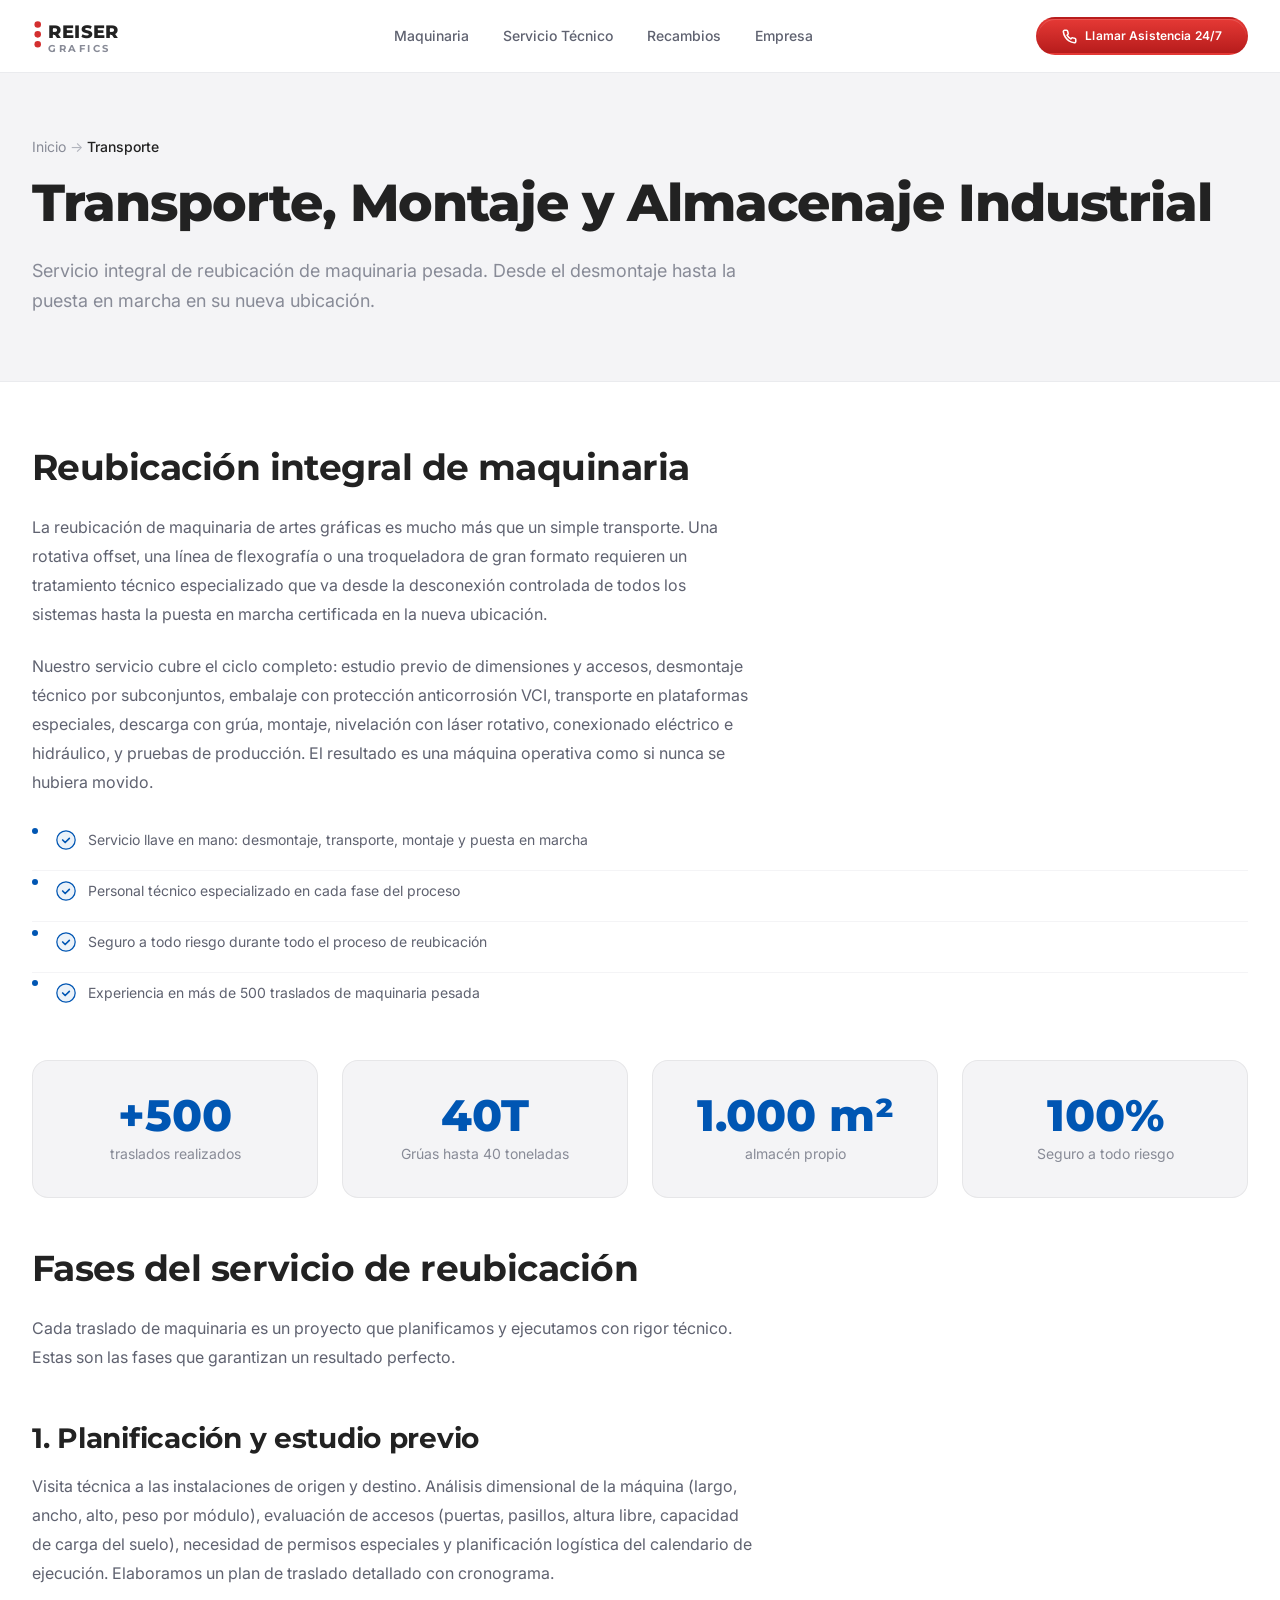
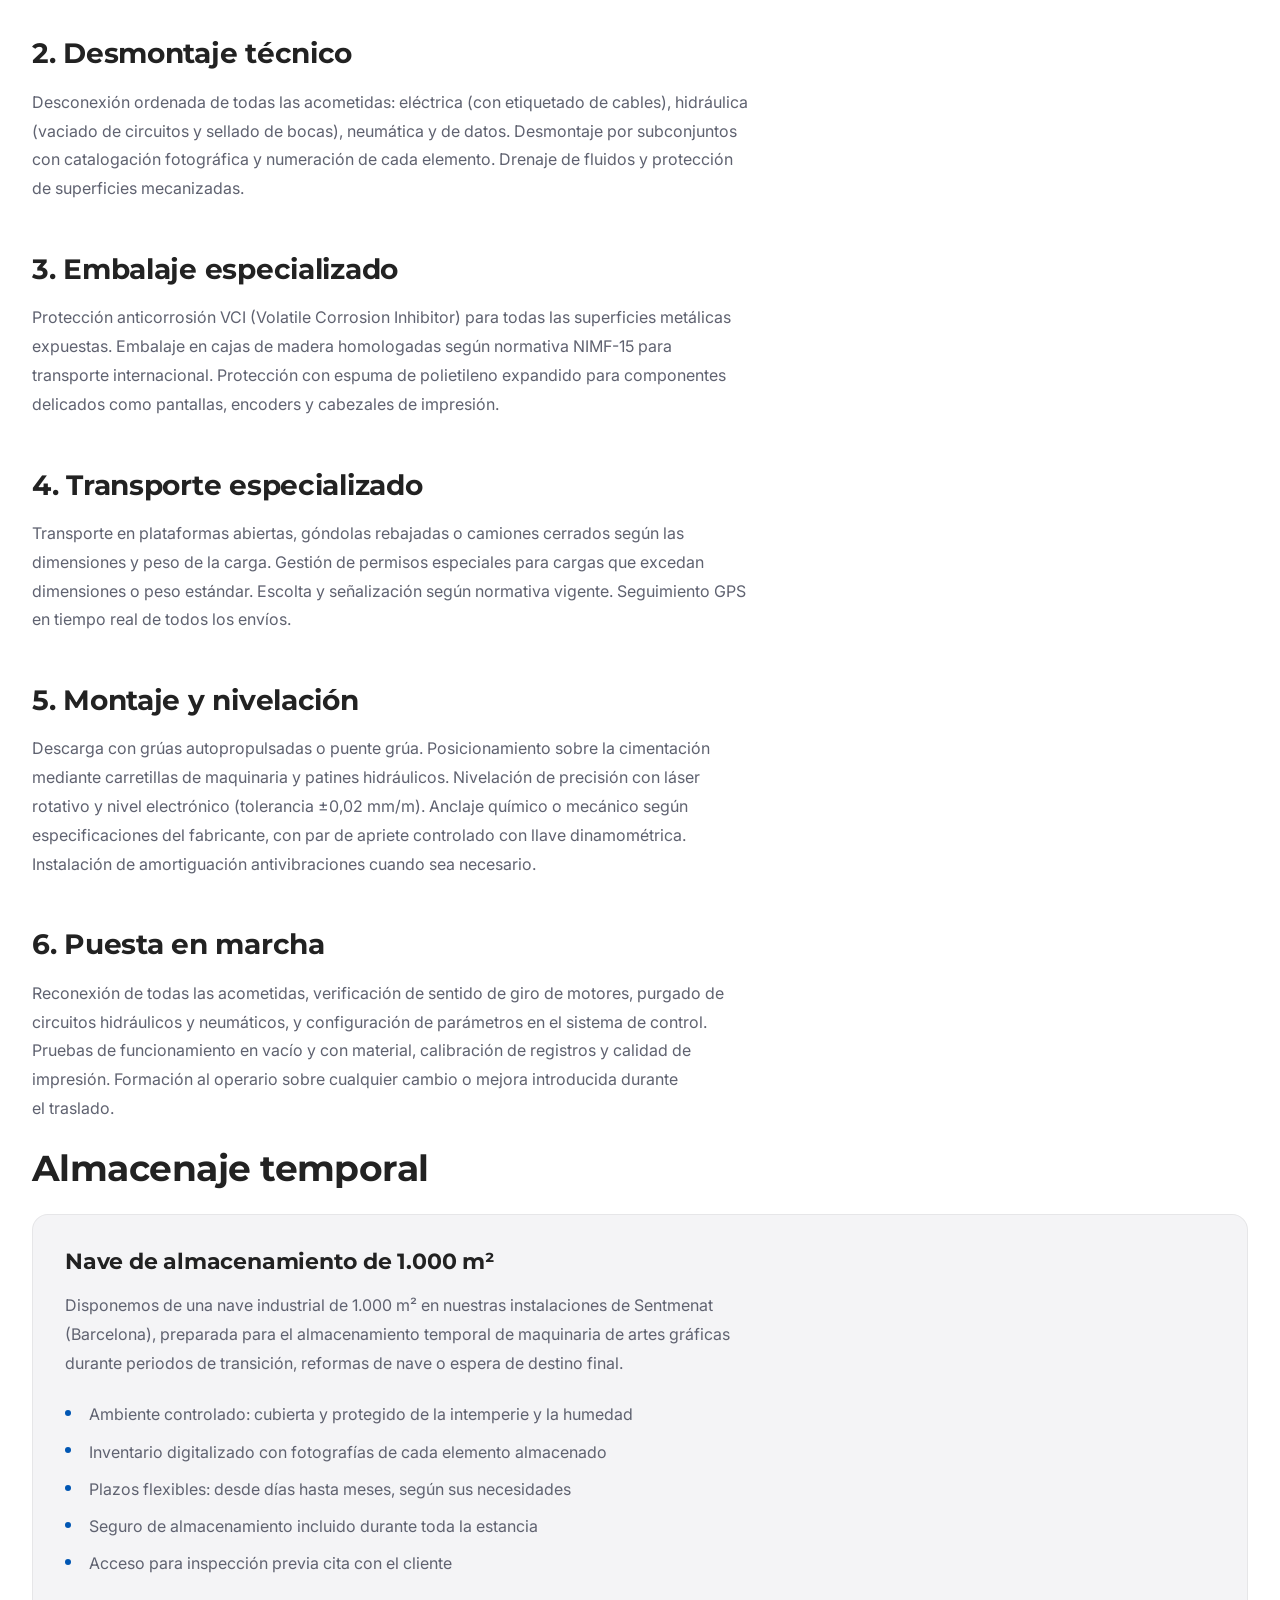
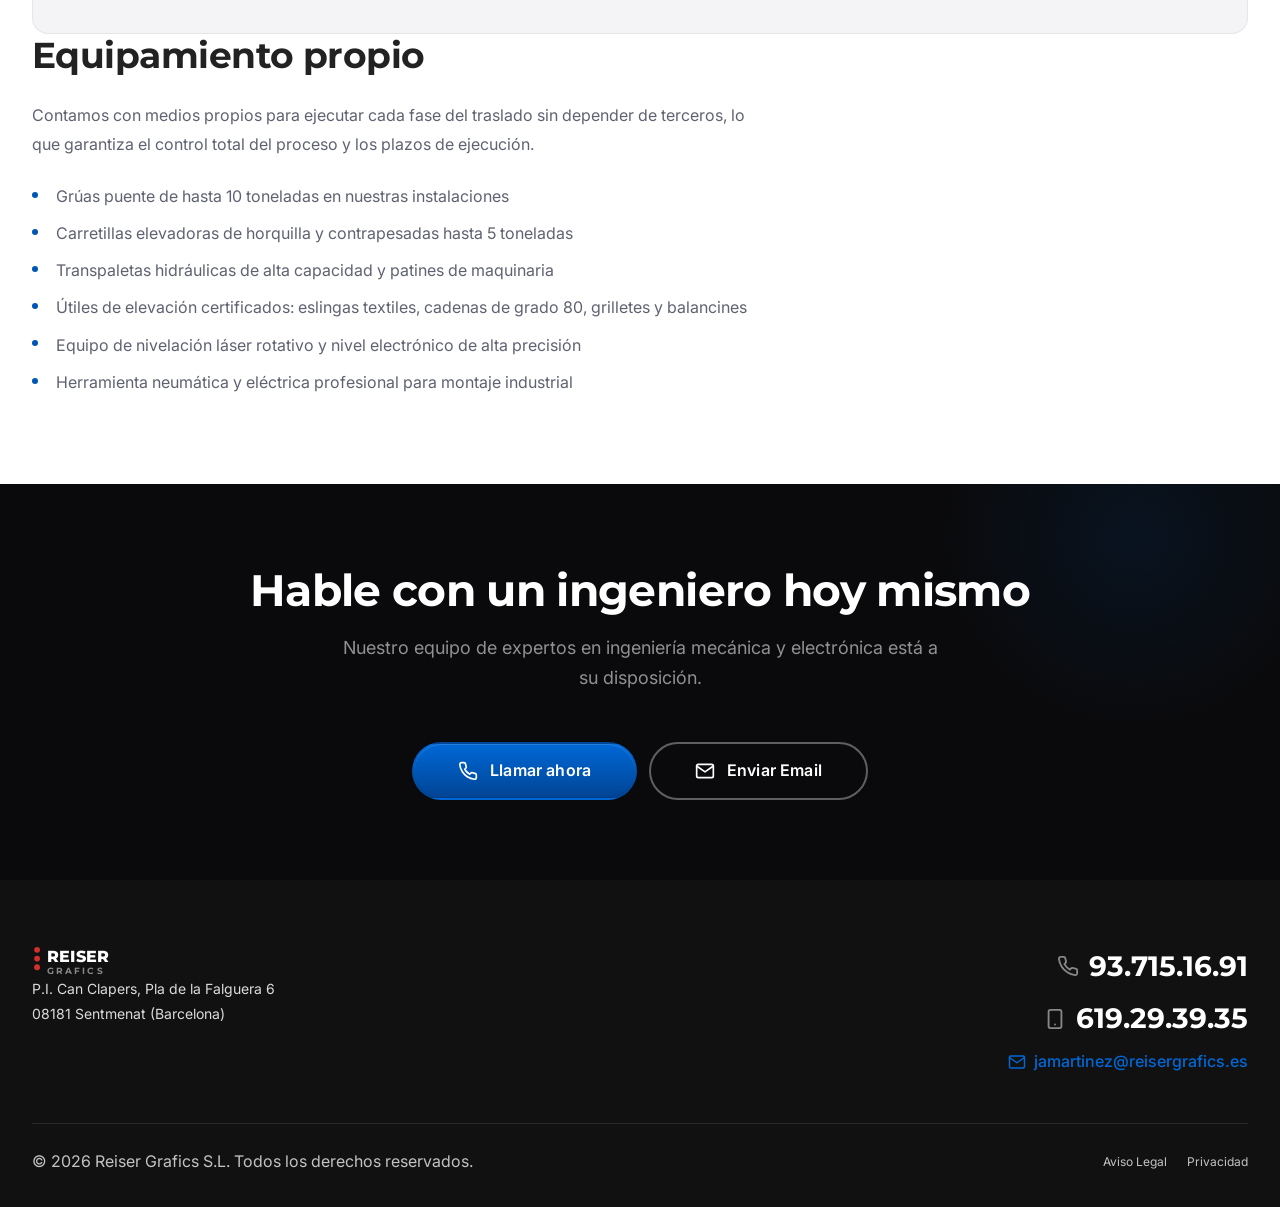
<file: transporte.html>
<!DOCTYPE html>
<html lang="es">
<head>
    <meta charset="UTF-8">
    <meta name="viewport" content="width=device-width, initial-scale=1.0">
    <meta name="description" content="Transporte especializado y almacenaje de maquinaria industrial para artes gráficas. Desmontaje, embalaje, transporte, montaje y puesta en marcha en Barcelona y toda España.">
    <meta name="keywords" content="transporte maquinaria gráfica, transporte maquinaria industrial Barcelona, almacenaje maquinaria, desmontaje montaje maquinaria offset, transporte prensas impresión España">
    <meta name="robots" content="index, follow">
    <meta name="author" content="Reiser Grafics S.L.">
    <meta name="geo.region" content="ES-CT">
    <title>Transporte y Almacenaje Maquinaria Industrial Barcelona — Reiser Grafics</title>
    <meta property="og:type" content="website">
    <meta property="og:url" content="https://www.reisergrafics.es/transporte.html">
    <meta property="og:title" content="Transporte y Almacenaje Maquinaria Industrial — Reiser Grafics">
    <meta property="og:description" content="Transporte especializado de maquinaria industrial para artes gráficas. Desmontaje, embalaje, transporte y puesta en marcha. Barcelona y toda España.">
    <meta property="og:image" content="https://www.reisergrafics.es/assets/images/hero-bg.png">
    <meta property="og:site_name" content="Reiser Grafics S.L.">

    <link rel="icon" type="image/svg+xml" href="data:image/svg+xml,<svg xmlns='http://www.w3.org/2000/svg' viewBox='0 0 32 32'><rect width='32' height='32' rx='6' fill='%230056B3'/><text x='50%25' y='55%25' dominant-baseline='middle' text-anchor='middle' fill='white' font-family='sans-serif' font-weight='bold' font-size='18'>RG</text></svg>">

    <link rel="preconnect" href="https://fonts.googleapis.com">
    <link rel="preconnect" href="https://fonts.gstatic.com" crossorigin>
    <link href="https://fonts.googleapis.com/css2?family=Inter:wght@400;500;600&family=Montserrat:wght@700;800&display=swap" rel="stylesheet">

    <link rel="stylesheet" href="css/variables.css">
    <link rel="stylesheet" href="css/reset.css">
    <link rel="stylesheet" href="css/base.css">
    <link rel="stylesheet" href="css/layout.css">
    <link rel="stylesheet" href="css/components.css">
    <link rel="stylesheet" href="css/sections.css">
    <link rel="stylesheet" href="css/animations.css">
</head>
<body>

    <!-- ══════════════════════════════════════════════════════
         HEADER
    ══════════════════════════════════════════════════════ -->
    <header class="header" id="header">
        <div class="header__inner">
            <a href="index.html" class="header__logo" aria-label="Reiser Grafics — Inicio">
                <svg class="header__logo-svg" viewBox="0 0 170 44" fill="none" xmlns="http://www.w3.org/2000/svg">
                    <circle cx="7" cy="8" r="4" fill="#D32F2F"/>
                    <circle cx="7" cy="20" r="4" fill="#D32F2F"/>
                    <circle cx="7" cy="32" r="4" fill="#D32F2F"/>
                    <text x="20" y="25" fill="#222222" font-family="Montserrat,sans-serif" font-weight="800" font-size="22" letter-spacing="0.5">REISER</text>
                    <text x="20" y="41" fill="#888B97" font-family="Montserrat,sans-serif" font-weight="700" font-size="12" letter-spacing="3">GRAFICS</text>
                </svg>
            </a>
            <nav class="header__nav" id="main-nav">
                <a href="compra-venta.html" class="header__nav-link">Maquinaria</a>
                <a href="servicio-tecnico.html" class="header__nav-link">Servicio Técnico</a>
                <a href="recambios.html" class="header__nav-link">Recambios</a>
                <a href="empresa.html" class="header__nav-link">Empresa</a>
            </nav>
            <div class="header__actions">
                <a href="tel:+34619293935" class="btn btn-danger btn-sm header__cta">
                    <svg viewBox="0 0 24 24" fill="none" stroke="currentColor" stroke-width="2.5" stroke-linecap="round" stroke-linejoin="round"><path d="M22 16.92v3a2 2 0 0 1-2.18 2 19.79 19.79 0 0 1-8.63-3.07 19.5 19.5 0 0 1-6-6 19.79 19.79 0 0 1-3.07-8.67A2 2 0 0 1 4.11 2h3a2 2 0 0 1 2 1.72c.127.96.361 1.903.7 2.81a2 2 0 0 1-.45 2.11L8.09 9.91a16 16 0 0 0 6 6l1.27-1.27a2 2 0 0 1 2.11-.45c.907.339 1.85.573 2.81.7A2 2 0 0 1 22 16.92z"/></svg>
                    <span>Llamar Asistencia 24/7</span>
                </a>
                <button class="header__hamburger" id="hamburger-btn" aria-label="Abrir menú" aria-expanded="false">
                    <span></span><span></span><span></span>
                </button>
            </div>
        </div>
    </header>

    <!-- Mobile menu -->
    <div class="mobile-menu" id="mobile-menu" aria-hidden="true">
        <div class="mobile-menu__backdrop"></div>
            <nav class="mobile-menu__nav">
                <a href="compra-venta.html" class="mobile-menu__link">Maquinaria</a>
                <a href="transporte.html" class="mobile-menu__link">Transporte</a>
                <a href="servicio-tecnico.html" class="mobile-menu__link">Servicio Técnico</a>
                <a href="recambios.html" class="mobile-menu__link">Recambios</a>
                <a href="empresa.html" class="mobile-menu__link">Empresa</a>
            </nav>
            <div class="mobile-menu__contact">
                <a href="tel:+34619293935" class="btn btn-danger btn-lg">
                    <svg width="18" height="18" viewBox="0 0 24 24" fill="none" stroke="currentColor" stroke-width="2.5" stroke-linecap="round" stroke-linejoin="round"><path d="M22 16.92v3a2 2 0 0 1-2.18 2 19.79 19.79 0 0 1-8.63-3.07 19.5 19.5 0 0 1-6-6 19.79 19.79 0 0 1-3.07-8.67A2 2 0 0 1 4.11 2h3a2 2 0 0 1 2 1.72c.127.96.361 1.903.7 2.81a2 2 0 0 1-.45 2.11L8.09 9.91a16 16 0 0 0 6 6l1.27-1.27a2 2 0 0 1 2.11-.45c.907.339 1.85.573 2.81.7A2 2 0 0 1 22 16.92z"/></svg>
                    Urgencias 24/7
                </a>
                <a href="tel:+34937151691" class="btn btn-secondary--dark btn-lg">
                    <svg width="18" height="18" viewBox="0 0 24 24" fill="none" stroke="currentColor" stroke-width="2.5" stroke-linecap="round" stroke-linejoin="round"><path d="M22 16.92v3a2 2 0 0 1-2.18 2 19.79 19.79 0 0 1-8.63-3.07 19.5 19.5 0 0 1-6-6 19.79 19.79 0 0 1-3.07-8.67A2 2 0 0 1 4.11 2h3a2 2 0 0 1 2 1.72c.127.96.361 1.903.7 2.81a2 2 0 0 1-.45 2.11L8.09 9.91a16 16 0 0 0 6 6l1.27-1.27a2 2 0 0 1 2.11-.45c.907.339 1.85.573 2.81.7A2 2 0 0 1 22 16.92z"/></svg>
                    Oficina: 93 715 16 91
                </a>
            </div>
        </div>
    </div>

    <main>

        <!-- ══════════════════════════════════════════════════
             PAGE HERO
        ══════════════════════════════════════════════════ -->
        <section class="page-hero">
            <div class="container">
                <nav class="breadcrumb"><a href="index.html">Inicio</a> → <span>Transporte</span></nav>
                <h1>Transporte, Montaje y Almacenaje Industrial</h1>
                <p class="text-lead">Servicio integral de reubicación de maquinaria pesada. Desde el desmontaje hasta la puesta en marcha en su nueva ubicación.</p>
            </div>
        </section>

        <!-- ══════════════════════════════════════════════════
             PAGE CONTENT
        ══════════════════════════════════════════════════ -->
        <section class="page-content section">
            <div class="container">

                <!-- Reubicación integral -->
                <div class="animate-on-scroll">
                    <h2>Reubicación integral de maquinaria</h2>
                    <p>La reubicación de maquinaria de artes gráficas es mucho más que un simple transporte. Una rotativa offset, una línea de flexografía o una troqueladora de gran formato requieren un tratamiento técnico especializado que va desde la desconexión controlada de todos los sistemas hasta la puesta en marcha certificada en la nueva ubicación.</p>
                    <p>Nuestro servicio cubre el ciclo completo: estudio previo de dimensiones y accesos, desmontaje técnico por subconjuntos, embalaje con protección anticorrosión VCI, transporte en plataformas especiales, descarga con grúa, montaje, nivelación con láser rotativo, conexionado eléctrico e hidráulico, y pruebas de producción. El resultado es una máquina operativa como si nunca se hubiera movido.</p>
                    <ul class="check-list">
                        <li>
                            <svg width="20" height="20" viewBox="0 0 24 24" fill="none"><circle cx="12" cy="12" r="11" fill="#0056B3" opacity="0.08"/><circle cx="12" cy="12" r="11" stroke="#0056B3" stroke-width="1.5"/><path d="M8 12l3 3 5-5" stroke="#0056B3" stroke-width="2" stroke-linecap="round" stroke-linejoin="round"/></svg>
                            <span>Servicio llave en mano: desmontaje, transporte, montaje y puesta en marcha</span>
                        </li>
                        <li>
                            <svg width="20" height="20" viewBox="0 0 24 24" fill="none"><circle cx="12" cy="12" r="11" fill="#0056B3" opacity="0.08"/><circle cx="12" cy="12" r="11" stroke="#0056B3" stroke-width="1.5"/><path d="M8 12l3 3 5-5" stroke="#0056B3" stroke-width="2" stroke-linecap="round" stroke-linejoin="round"/></svg>
                            <span>Personal técnico especializado en cada fase del proceso</span>
                        </li>
                        <li>
                            <svg width="20" height="20" viewBox="0 0 24 24" fill="none"><circle cx="12" cy="12" r="11" fill="#0056B3" opacity="0.08"/><circle cx="12" cy="12" r="11" stroke="#0056B3" stroke-width="1.5"/><path d="M8 12l3 3 5-5" stroke="#0056B3" stroke-width="2" stroke-linecap="round" stroke-linejoin="round"/></svg>
                            <span>Seguro a todo riesgo durante todo el proceso de reubicación</span>
                        </li>
                        <li>
                            <svg width="20" height="20" viewBox="0 0 24 24" fill="none"><circle cx="12" cy="12" r="11" fill="#0056B3" opacity="0.08"/><circle cx="12" cy="12" r="11" stroke="#0056B3" stroke-width="1.5"/><path d="M8 12l3 3 5-5" stroke="#0056B3" stroke-width="2" stroke-linecap="round" stroke-linejoin="round"/></svg>
                            <span>Experiencia en más de 500 traslados de maquinaria pesada</span>
                        </li>
                    </ul>
                </div>

                <!-- Estadísticas -->
                <div class="stats-row animate-on-scroll">
                    <div class="stat">
                        <div class="stat__number">+500</div>
                        <div class="stat__label">traslados realizados</div>
                    </div>
                    <div class="stat">
                        <div class="stat__number">40T</div>
                        <div class="stat__label">Grúas hasta 40 toneladas</div>
                    </div>
                    <div class="stat">
                        <div class="stat__number">1.000 m²</div>
                        <div class="stat__label">almacén propio</div>
                    </div>
                    <div class="stat">
                        <div class="stat__number">100%</div>
                        <div class="stat__label">Seguro a todo riesgo</div>
                    </div>
                </div>

                <!-- Fases del servicio -->
                <div class="animate-on-scroll">
                    <h2>Fases del servicio de reubicación</h2>
                    <p>Cada traslado de maquinaria es un proyecto que planificamos y ejecutamos con rigor técnico. Estas son las fases que garantizan un resultado perfecto.</p>

                    <h3>1. Planificación y estudio previo</h3>
                    <p>Visita técnica a las instalaciones de origen y destino. Análisis dimensional de la máquina (largo, ancho, alto, peso por módulo), evaluación de accesos (puertas, pasillos, altura libre, capacidad de carga del suelo), necesidad de permisos especiales y planificación logística del calendario de ejecución. Elaboramos un plan de traslado detallado con cronograma.</p>

                    <h3>2. Desmontaje técnico</h3>
                    <p>Desconexión ordenada de todas las acometidas: eléctrica (con etiquetado de cables), hidráulica (vaciado de circuitos y sellado de bocas), neumática y de datos. Desmontaje por subconjuntos con catalogación fotográfica y numeración de cada elemento. Drenaje de fluidos y protección de superficies mecanizadas.</p>

                    <h3>3. Embalaje especializado</h3>
                    <p>Protección anticorrosión VCI (Volatile Corrosion Inhibitor) para todas las superficies metálicas expuestas. Embalaje en cajas de madera homologadas según normativa NIMF-15 para transporte internacional. Protección con espuma de polietileno expandido para componentes delicados como pantallas, encoders y cabezales de impresión.</p>

                    <h3>4. Transporte especializado</h3>
                    <p>Transporte en plataformas abiertas, góndolas rebajadas o camiones cerrados según las dimensiones y peso de la carga. Gestión de permisos especiales para cargas que excedan dimensiones o peso estándar. Escolta y señalización según normativa vigente. Seguimiento GPS en tiempo real de todos los envíos.</p>

                    <h3>5. Montaje y nivelación</h3>
                    <p>Descarga con grúas autopropulsadas o puente grúa. Posicionamiento sobre la cimentación mediante carretillas de maquinaria y patines hidráulicos. Nivelación de precisión con láser rotativo y nivel electrónico (tolerancia ±0,02 mm/m). Anclaje químico o mecánico según especificaciones del fabricante, con par de apriete controlado con llave dinamométrica. Instalación de amortiguación antivibraciones cuando sea necesario.</p>

                    <h3>6. Puesta en marcha</h3>
                    <p>Reconexión de todas las acometidas, verificación de sentido de giro de motores, purgado de circuitos hidráulicos y neumáticos, y configuración de parámetros en el sistema de control. Pruebas de funcionamiento en vacío y con material, calibración de registros y calidad de impresión. Formación al operario sobre cualquier cambio o mejora introducida durante el traslado.</p>
                </div>

                <!-- Almacenaje temporal -->
                <div class="animate-on-scroll">
                    <h2>Almacenaje temporal</h2>
                </div>

                <div class="content-box animate-on-scroll">
                    <h3>Nave de almacenamiento de 1.000 m²</h3>
                    <p>Disponemos de una nave industrial de 1.000 m² en nuestras instalaciones de Sentmenat (Barcelona), preparada para el almacenamiento temporal de maquinaria de artes gráficas durante periodos de transición, reformas de nave o espera de destino final.</p>
                    <ul>
                        <li>Ambiente controlado: cubierta y protegido de la intemperie y la humedad</li>
                        <li>Inventario digitalizado con fotografías de cada elemento almacenado</li>
                        <li>Plazos flexibles: desde días hasta meses, según sus necesidades</li>
                        <li>Seguro de almacenamiento incluido durante toda la estancia</li>
                        <li>Acceso para inspección previa cita con el cliente</li>
                    </ul>
                </div>

                <!-- Equipamiento propio -->
                <div class="animate-on-scroll">
                    <h2>Equipamiento propio</h2>
                    <p>Contamos con medios propios para ejecutar cada fase del traslado sin depender de terceros, lo que garantiza el control total del proceso y los plazos de ejecución.</p>
                    <ul>
                        <li>Grúas puente de hasta 10 toneladas en nuestras instalaciones</li>
                        <li>Carretillas elevadoras de horquilla y contrapesadas hasta 5 toneladas</li>
                        <li>Transpaletas hidráulicas de alta capacidad y patines de maquinaria</li>
                        <li>Útiles de elevación certificados: eslingas textiles, cadenas de grado 80, grilletes y balancines</li>
                        <li>Equipo de nivelación láser rotativo y nivel electrónico de alta precisión</li>
                        <li>Herramienta neumática y eléctrica profesional para montaje industrial</li>
                    </ul>
                </div>

            </div>
        </section>

        <!-- ══════════════════════════════════════════════════
             CTA BLOCK
        ══════════════════════════════════════════════════ -->
        <section class="cta-block">
            <div class="container">
                <div class="cta-block__content animate-on-scroll">
                    <h2>Hable con un ingeniero hoy mismo</h2>
                    <p class="text-lead">Nuestro equipo de expertos en ingeniería mecánica y electrónica está a su disposición.</p>
                    <div class="cta-block__buttons">
                        <a href="tel:+34937151691" class="btn btn-primary btn-lg">
                            <svg viewBox="0 0 24 24" fill="none" stroke="currentColor" stroke-width="2" stroke-linecap="round" stroke-linejoin="round"><path d="M22 16.92v3a2 2 0 0 1-2.18 2 19.79 19.79 0 0 1-8.63-3.07 19.5 19.5 0 0 1-6-6 19.79 19.79 0 0 1-3.07-8.67A2 2 0 0 1 4.11 2h3a2 2 0 0 1 2 1.72c.127.96.361 1.903.7 2.81a2 2 0 0 1-.45 2.11L8.09 9.91a16 16 0 0 0 6 6l1.27-1.27a2 2 0 0 1 2.11-.45c.907.339 1.85.573 2.81.7A2 2 0 0 1 22 16.92z"/></svg>
                            Llamar ahora
                        </a>
                        <a href="mailto:jamartinez@reisergrafics.es" class="btn btn-secondary--dark btn-lg">
                            <svg viewBox="0 0 24 24" fill="none" stroke="currentColor" stroke-width="2" stroke-linecap="round" stroke-linejoin="round"><path d="M4 4h16c1.1 0 2 .9 2 2v12c0 1.1-.9 2-2 2H4c-1.1 0-2-.9-2-2V6c0-1.1.9-2 2-2z"/><polyline points="22,6 12,13 2,6"/></svg>
                            Enviar Email
                        </a>
                    </div>
                </div>
            </div>
        </section>
    </main>

    <!-- ══════════════════════════════════════════════════════
         FOOTER
    ══════════════════════════════════════════════════════ -->
    <footer class="footer">
        <div class="container">
            <div class="footer__inner">
                <div class="footer__top">
                    <div>
                        <svg class="footer__logo-svg" viewBox="0 0 170 44" fill="none" xmlns="http://www.w3.org/2000/svg">
                            <circle cx="7" cy="8" r="4" fill="#D32F2F"/>
                            <circle cx="7" cy="20" r="4" fill="#D32F2F"/>
                            <circle cx="7" cy="32" r="4" fill="#D32F2F"/>
                            <text x="20" y="25" fill="#FFFFFF" font-family="Montserrat,sans-serif" font-weight="800" font-size="22" letter-spacing="0.5">REISER</text>
                            <text x="20" y="41" fill="rgba(255,255,255,0.5)" font-family="Montserrat,sans-serif" font-weight="700" font-size="12" letter-spacing="3">GRAFICS</text>
                        </svg>
                        <p class="footer__address">P.I. Can Clapers, Pla de la Falguera 6<br>08181 Sentmenat (Barcelona)</p>
                    </div>
                    <div class="footer__contact-row">
                        <a href="tel:+34937151691" class="footer__contact-link">
                            <svg viewBox="0 0 24 24" fill="none" stroke="currentColor" stroke-width="2" stroke-linecap="round" stroke-linejoin="round"><path d="M22 16.92v3a2 2 0 0 1-2.18 2 19.79 19.79 0 0 1-8.63-3.07 19.5 19.5 0 0 1-6-6 19.79 19.79 0 0 1-3.07-8.67A2 2 0 0 1 4.11 2h3a2 2 0 0 1 2 1.72c.127.96.361 1.903.7 2.81a2 2 0 0 1-.45 2.11L8.09 9.91a16 16 0 0 0 6 6l1.27-1.27a2 2 0 0 1 2.11-.45c.907.339 1.85.573 2.81.7A2 2 0 0 1 22 16.92z"/></svg>
                            93.715.16.91
                        </a>
                        <a href="tel:+34619293935" class="footer__contact-link">
                            <svg viewBox="0 0 24 24" fill="none" stroke="currentColor" stroke-width="2" stroke-linecap="round" stroke-linejoin="round"><rect x="5" y="2" width="14" height="20" rx="2"/><line x1="12" y1="18" x2="12.01" y2="18"/></svg>
                            619.29.39.35
                        </a>
                        <a href="mailto:jamartinez@reisergrafics.es" class="footer__email">
                            <svg viewBox="0 0 24 24" fill="none" stroke="currentColor" stroke-width="2" stroke-linecap="round" stroke-linejoin="round"><path d="M4 4h16c1.1 0 2 .9 2 2v12c0 1.1-.9 2-2 2H4c-1.1 0-2-.9-2-2V6c0-1.1.9-2 2-2z"/><polyline points="22,6 12,13 2,6"/></svg>
                            jamartinez@reisergrafics.es
                        </a>
                    </div>
                </div>
                <div class="footer__bottom">
                    <p>&copy; 2026 Reiser Grafics S.L. Todos los derechos reservados.</p>
                    <div class="footer__legal">
                        <a href="aviso-legal.html">Aviso Legal</a>
                        <a href="privacidad.html">Privacidad</a>
                    </div>
                </div>
            </div>
        </div>
    </footer>

    <script type="module" src="js/app.js"></script>
</body>
</html>
</file>
<file: css/variables.css>
/* ============================================================
   REISER GRAFICS — Design Tokens v2 (variables.css)
   Premium B2B Industrial — Anti-Generic Design System
   ============================================================ */

:root {

  /* ── Color Palette ────────────────────────────────────────── */
  --white:        #FFFFFF;
  --snow:         #FAFAFB;
  --gray-100:     #F4F4F6;
  --gray-200:     #EAEBEE;
  --gray-300:     #DCDDE2;
  --gray-400:     #B0B3BC;
  --gray-500:     #888B97;
  --gray-600:     #5F6270;
  --gray-700:     #3D3F4A;
  --carbon:       #222222;
  --black:        #111111;
  --deep-black:   #0A0A0C;

  --blue:         #0056B3;
  --blue-light:   #0068D6;
  --blue-bright:  #0074E8;
  --blue-dark:    #004494;
  --blue-deep:    #003377;

  --red:          #D32F2F;
  --red-light:    #E53935;
  --red-dark:     #B71C1C;

  /* Semantic */
  --color-text:         var(--carbon);
  --color-text-muted:   var(--gray-500);
  --color-text-subtle:  var(--gray-400);
  --color-surface:      var(--white);
  --color-surface-alt:  var(--gray-100);
  --color-surface-card: var(--snow);
  --color-border:       rgba(0, 0, 0, 0.06);
  --color-border-hover: rgba(0, 86, 179, 0.18);

  /* Metallic gradients for pill buttons */
  --gradient-blue:   linear-gradient(180deg, #0068D6 0%, #004494 100%);
  --gradient-blue-h: linear-gradient(180deg, #0074E8 0%, #0056B3 100%);
  --gradient-red:    linear-gradient(180deg, #E53935 0%, #B71C1C 100%);
  --gradient-red-h:  linear-gradient(180deg, #EF5350 0%, #D32F2F 100%);
  --gradient-dark:   linear-gradient(180deg, #3D3F4A 0%, #222222 100%);

  /* ── Typography ───────────────────────────────────────────── */
  --font-heading: 'Montserrat', sans-serif;
  --font-body:    'Inter', sans-serif;

  --text-xs:   0.75rem;
  --text-sm:   0.875rem;
  --text-base: 1rem;
  --text-lg:   1.125rem;
  --text-xl:   clamp(1.15rem, 1vw + 0.75rem, 1.35rem);
  --text-2xl:  clamp(1.35rem, 1.5vw + 0.75rem, 1.75rem);
  --text-3xl:  clamp(1.6rem, 2vw + 0.75rem, 2.25rem);
  --text-4xl:  clamp(1.85rem, 3vw + 0.5rem, 2.75rem);
  --text-5xl:  clamp(2.15rem, 4vw + 0.5rem, 3.25rem);
  --text-6xl:  clamp(2.5rem, 5vw, 4rem);

  /* ── Spacing (8 px system) ─────────────────────────────────── */
  --space-1:  0.5rem;
  --space-2:  1rem;
  --space-3:  1.5rem;
  --space-4:  2rem;
  --space-5:  2.5rem;
  --space-6:  3rem;
  --space-8:  4rem;
  --space-10: 5rem;
  --space-12: 6rem;
  --space-16: 8rem;

  /* ── Radius ────────────────────────────────────────────────── */
  --radius-sm:   4px;
  --radius-md:   8px;
  --radius-lg:   16px;
  --radius-xl:   24px;
  --radius-pill: 9999px;

  /* ── Transitions ────────────────────────────────────────────── */
  --transition-fast: 150ms ease;
  --transition-base: 250ms ease;
  --transition-slow: 400ms ease-out;

  /* ── Z-index ────────────────────────────────────────────────── */
  --z-base:    1;
  --z-sticky:  500;
  --z-overlay: 900;
  --z-header:  1000;
  --z-modal:   1100;

  /* ── Container ──────────────────────────────────────────────── */
  --container-max:     1280px;
  --container-padding: clamp(1.25rem, 4vw, 2rem);

  /* ── Header ─────────────────────────────────────────────────── */
  --header-height: 72px;
}
</file>
<file: css/base.css>
/* ============================================================
   REISER GRAFICS — Base Typography & Elements (base.css)
   ============================================================ */

/* ── Body ───────────────────────────────────────────────────── */
body {
  font-family: var(--font-body);
  font-size: 16px;
  font-weight: 400;
  color: var(--carbon);
  line-height: 1.6;
  background-color: var(--white);
}

/* ── Headings ───────────────────────────────────────────────── */
h1 {
  font-family: var(--font-heading);
  font-size: var(--text-6xl);
  font-weight: 800;
  line-height: 1.1;
  letter-spacing: -0.02em;
  color: var(--carbon);
}

h2 {
  font-family: var(--font-heading);
  font-size: var(--text-4xl);
  font-weight: 700;
  line-height: 1.2;
  letter-spacing: -0.015em;
  color: var(--carbon);
}

h3 {
  font-family: var(--font-heading);
  font-size: var(--text-2xl);
  font-weight: 700;
  line-height: 1.3;
  letter-spacing: -0.01em;
  color: var(--carbon);
}

h4 {
  font-family: var(--font-heading);
  font-size: var(--text-xl);
  font-weight: 600;
  line-height: 1.35;
  color: var(--carbon);
}

h5 {
  font-family: var(--font-heading);
  font-size: var(--text-lg);
  font-weight: 600;
  line-height: 1.4;
  color: var(--carbon);
}

h6 {
  font-family: var(--font-heading);
  font-size: var(--text-base);
  font-weight: 600;
  line-height: 1.5;
  color: var(--carbon);
}

/* ── Paragraph ──────────────────────────────────────────────── */
p {
  font-size: var(--text-base);
  line-height: 1.7;
  max-width: 65ch;
  color: var(--carbon);
}

p + p {
  margin-top: var(--space-2);
}

/* ── Inline Elements ────────────────────────────────────────── */
strong,
b {
  font-weight: 600;
}

em,
i {
  font-style: italic;
}

small {
  font-size: var(--text-sm);
}

mark {
  background-color: rgba(0, 86, 179, 0.1);
  color: var(--blue);
  padding: 0.125em 0.25em;
  border-radius: 2px;
}

/* ── Links (in content context) ─────────────────────────────── */
.content a {
  color: var(--blue);
  font-weight: 500;
  text-decoration: underline;
  text-decoration-color: rgba(0, 86, 179, 0.3);
  text-underline-offset: 3px;
  transition: text-decoration-color var(--transition-fast),
              color var(--transition-fast);
}

.content a:hover {
  color: var(--blue-light);
  text-decoration-color: var(--blue-light);
}

/* ── Text Utilities ─────────────────────────────────────────── */
.text-lead {
  font-size: var(--text-lg);
  line-height: 1.7;
  color: var(--gray-dark);
  max-width: 60ch;
}

.text-lead--light {
  color: rgba(255, 255, 255, 0.75);
}

.section-label {
  display: inline-block;
  text-transform: uppercase;
  letter-spacing: 0.15em;
  font-size: var(--text-sm);
  font-weight: 600;
  color: var(--blue);
  line-height: 1;
  margin-bottom: var(--space-2);
}

.section-label--light {
  color: rgba(255, 255, 255, 0.6);
}

.text-center {
  text-align: center;
}

.text-white {
  color: var(--white);
}

.text-muted {
  color: var(--gray-dark);
}

.text-balance {
  text-wrap: balance;
}

/* ── Horizontal Rule ────────────────────────────────────────── */
hr {
  border: none;
  height: 1px;
  background-color: var(--gray-mid);
  margin-block: var(--space-4);
}

/* ── Blockquote ─────────────────────────────────────────────── */
blockquote {
  border-left: 3px solid var(--blue);
  padding-left: var(--space-3);
  margin-block: var(--space-3);
  font-style: italic;
  color: var(--gray-dark);
  font-size: var(--text-lg);
}

/* ── Code (inline) ──────────────────────────────────────────── */
code {
  font-family: 'JetBrains Mono', 'Fira Code', monospace;
  font-size: 0.875em;
  background-color: var(--gray-light);
  padding: 0.15em 0.4em;
  border-radius: var(--radius-sm);
  color: var(--carbon);
}

/* ── Screen Reader Only ─────────────────────────────────────── */
.sr-only {
  position: absolute;
  width: 1px;
  height: 1px;
  padding: 0;
  margin: -1px;
  overflow: hidden;
  clip: rect(0, 0, 0, 0);
  white-space: nowrap;
  border-width: 0;
}
</file>
<file: css/layout.css>
/* ============================================================
   REISER GRAFICS — Layout System (layout.css)
   Mobile-first breakpoints: sm 640px, md 768px, lg 1024px
   ============================================================ */

/* ── Container ──────────────────────────────────────────────── */
.container {
  width: 100%;
  max-width: var(--container-max);
  margin-inline: auto;
  padding-inline: var(--container-padding);
}

.container--narrow {
  max-width: 960px;
}

.container--wide {
  max-width: 1440px;
}

/* ── Section ────────────────────────────────────────────────── */
.section {
  padding-block: clamp(4rem, 8vw, 7rem);
}

.section--sm {
  padding-block: clamp(2.5rem, 5vw, 4rem);
}

.section--lg {
  padding-block: clamp(5rem, 10vw, 9rem);
}

.section--no-top {
  padding-top: 0;
}

.section--no-bottom {
  padding-bottom: 0;
}

/* ── Grid System ────────────────────────────────────────────── */
.grid {
  display: grid;
}

/* 2 Column Grid */
.grid-2 {
  display: grid;
  grid-template-columns: 1fr;
  gap: var(--space-4);
}

@media (min-width: 768px) {
  .grid-2 {
    grid-template-columns: repeat(2, 1fr);
    gap: var(--space-6);
  }
}

/* 3 Column Grid */
.grid-3 {
  display: grid;
  grid-template-columns: 1fr;
  gap: var(--space-4);
}

@media (min-width: 640px) {
  .grid-3 {
    grid-template-columns: repeat(2, 1fr);
  }
}

@media (min-width: 1024px) {
  .grid-3 {
    grid-template-columns: repeat(3, 1fr);
    gap: var(--space-4);
  }
}

/* 4 Column Grid */
.grid-4 {
  display: grid;
  grid-template-columns: 1fr;
  gap: var(--space-4);
}

@media (min-width: 640px) {
  .grid-4 {
    grid-template-columns: repeat(2, 1fr);
  }
}

@media (min-width: 1024px) {
  .grid-4 {
    grid-template-columns: repeat(4, 1fr);
  }
}

/* 6 Cards Grid (3×2 desktop, 2×3 tablet, 1 col mobile) */
.grid-6-cards {
  display: grid;
  grid-template-columns: 1fr;
  gap: var(--space-3);
}

@media (min-width: 640px) {
  .grid-6-cards {
    grid-template-columns: repeat(2, 1fr);
    gap: var(--space-4);
  }
}

@media (min-width: 1024px) {
  .grid-6-cards {
    grid-template-columns: repeat(3, 1fr);
    gap: var(--space-4);
  }
}

/* Content + Sidebar (asymmetric) */
.grid-content {
  display: grid;
  grid-template-columns: 1fr;
  gap: var(--space-4);
}

@media (min-width: 768px) {
  .grid-content {
    grid-template-columns: 1fr 1fr;
    gap: var(--space-8);
    align-items: center;
  }
}

@media (min-width: 1024px) {
  .grid-content {
    grid-template-columns: 1fr 1fr;
    gap: var(--space-8);
  }
}

/* ── Flex Utilities ─────────────────────────────────────────── */
.flex {
  display: flex;
}

.flex-center {
  display: flex;
  align-items: center;
  justify-content: center;
}

.flex-between {
  display: flex;
  align-items: center;
  justify-content: space-between;
}

.flex-start {
  display: flex;
  align-items: flex-start;
}

.flex-col {
  display: flex;
  flex-direction: column;
}

.flex-wrap {
  flex-wrap: wrap;
}

.align-center {
  align-items: center;
}

.justify-center {
  justify-content: center;
}

/* ── Gap Utilities ──────────────────────────────────────────── */
.gap-xs {
  gap: var(--space-1);
}

.gap-sm {
  gap: 1rem;
}

.gap-md {
  gap: 2rem;
}

.gap-lg {
  gap: 3rem;
}

.gap-xl {
  gap: 4rem;
}

/* ── Spacing Utilities ──────────────────────────────────────── */
.mt-1 { margin-top: var(--space-1); }
.mt-2 { margin-top: var(--space-2); }
.mt-3 { margin-top: var(--space-3); }
.mt-4 { margin-top: var(--space-4); }
.mt-6 { margin-top: var(--space-6); }
.mt-8 { margin-top: var(--space-8); }

.mb-1 { margin-bottom: var(--space-1); }
.mb-2 { margin-bottom: var(--space-2); }
.mb-3 { margin-bottom: var(--space-3); }
.mb-4 { margin-bottom: var(--space-4); }
.mb-6 { margin-bottom: var(--space-6); }
.mb-8 { margin-bottom: var(--space-8); }

/* ── Width Constraints ──────────────────────────────────────── */
.mx-auto {
  margin-inline: auto;
}

.w-full {
  width: 100%;
}

.max-w-prose {
  max-width: 65ch;
}

.max-w-md {
  max-width: 700px;
}

.max-w-lg {
  max-width: 960px;
}

/* ── Position Helpers ───────────────────────────────────────── */
.relative {
  position: relative;
}

.overflow-hidden {
  overflow: hidden;
}
</file>
<file: css/components.css>
/* ============================================================
   REISER GRAFICS — Components v2 (components.css)
   Pill Buttons · Layered Cards · Zero Box-Shadow
   ============================================================ */

/* ═══════════════════════════════════════════════════════════════
   PILL BUTTONS — Metallic gradient, rounded, icon animation
   ═══════════════════════════════════════════════════════════════ */

.btn {
  display: inline-flex;
  align-items: center;
  justify-content: center;
  gap: 0.625rem;
  padding: 0.9rem 2.25rem;
  border-radius: var(--radius-pill);
  font-family: var(--font-body);
  font-weight: 600;
  font-size: var(--text-sm);
  line-height: 1.2;
  letter-spacing: 0.01em;
  text-decoration: none;
  cursor: pointer;
  border: 2px solid transparent;
  transition: transform var(--transition-base),
              background var(--transition-base),
              border-color var(--transition-base),
              color var(--transition-base);
  white-space: nowrap;
  position: relative;
}

.btn svg {
  flex-shrink: 0;
  width: 18px;
  height: 18px;
  transition: transform var(--transition-base);
}

.btn:hover svg {
  transform: translateX(3px);
}

/* ── Primary — Blue metallic gradient ──────────────────────── */

.btn-primary {
  background: var(--gradient-blue);
  color: var(--white);
  /* subtle inner highlight for metallic feel */
  box-shadow: inset 0 1px 0 rgba(255, 255, 255, 0.15),
              inset 0 -1px 0 rgba(0, 0, 0, 0.1);
}

.btn-primary:hover {
  background: var(--gradient-blue-h);
  transform: scale(1.045);
  box-shadow: inset 0 1px 0 rgba(255, 255, 255, 0.2),
              inset 0 -1px 0 rgba(0, 0, 0, 0.08);
}

.btn-primary:active {
  transform: scale(0.98);
}

/* ── Secondary — Ghost pill with border ────────────────────── */

.btn-secondary {
  background: transparent;
  color: var(--blue);
  border-color: var(--blue);
}

.btn-secondary:hover {
  background: var(--blue);
  color: var(--white);
  border-color: var(--blue);
  transform: scale(1.045);
}

/* Secondary on dark backgrounds */
.btn-secondary--dark {
  color: var(--white);
  border-color: rgba(255, 255, 255, 0.35);
}

.btn-secondary--dark:hover {
  background: var(--white);
  color: var(--carbon);
  border-color: var(--white);
}

/* ── Danger / Urgent — Red metallic gradient ───────────────── */

.btn-danger {
  background: var(--gradient-red);
  color: var(--white);
  box-shadow: inset 0 1px 0 rgba(255, 255, 255, 0.15);
  animation: pulse-glow 2.5s ease-in-out infinite;
}

.btn-danger:hover {
  background: var(--gradient-red-h);
  transform: scale(1.045);
  animation: none;
}

/* ── Dark — Carbon metallic gradient ───────────────────────── */

.btn-dark {
  background: var(--gradient-dark);
  color: var(--white);
  box-shadow: inset 0 1px 0 rgba(255, 255, 255, 0.08);
}

.btn-dark:hover {
  transform: scale(1.045);
}

/* ── Sizes ─────────────────────────────────────────────────── */

.btn-sm {
  padding: 0.575rem 1.5rem;
  font-size: var(--text-xs);
  gap: 0.5rem;
}

.btn-sm svg {
  width: 15px;
  height: 15px;
}

.btn-lg {
  padding: 1.05rem 2.75rem;
  font-size: var(--text-base);
  gap: 0.75rem;
}

.btn-lg svg {
  width: 20px;
  height: 20px;
}

/* ═══════════════════════════════════════════════════════════════
   CARDS — Layered depth, NO box-shadow
   White card on gray section = depth via contrast
   ═══════════════════════════════════════════════════════════════ */

.card {
  background: var(--white);
  border-radius: var(--radius-lg);
  padding: 2.25rem 2rem;
  border: 1px solid var(--color-border);
  position: relative;
  overflow: hidden;
  transition: transform var(--transition-base),
              border-color var(--transition-base);
}

/* Accent top line — hidden by default, grows on hover */
.card::before {
  content: '';
  position: absolute;
  top: 0;
  left: 0;
  width: 0;
  height: 2px;
  background: var(--gradient-blue);
  transition: width var(--transition-slow);
}

.card:hover {
  transform: translateY(-5px);
  border-color: var(--color-border-hover);
}

.card:hover::before {
  width: 100%;
}

/* ── Card child elements ───────────────────────────────────── */

.card__badge-wrap {
  position: absolute;
  top: 1.25rem;
  right: 1.25rem;
}

.card__icon {
  width: 56px;
  height: 56px;
  background: var(--gray-100);
  border-radius: var(--radius-md);
  display: flex;
  align-items: center;
  justify-content: center;
  color: var(--blue);
  transition: all var(--transition-base);
}

.card__icon--red {
  color: var(--red);
}

.card:hover .card__icon {
  background: var(--blue);
  color: var(--white);
}

.card:hover .card__icon--red {
  background: var(--red);
  color: var(--white);
}

.card__icon svg {
  width: 28px;
  height: 28px;
}

.card__title {
  font-family: var(--font-heading);
  font-size: var(--text-xl);
  font-weight: 700;
  color: var(--carbon);
  margin-top: 1.25rem;
  line-height: 1.3;
}

.card__text {
  color: var(--gray-500);
  font-size: var(--text-sm);
  line-height: 1.7;
  margin-top: 0.625rem;
}

.card__link {
  display: inline-flex;
  align-items: center;
  gap: 0.5rem;
  margin-top: 1.5rem;
  color: var(--blue);
  font-weight: 600;
  font-size: var(--text-sm);
  transition: gap var(--transition-fast),
              color var(--transition-fast);
}

.card__link svg {
  width: 16px;
  height: 16px;
  transition: transform var(--transition-fast);
}

.card__link:hover {
  color: var(--blue-dark);
}

.card__link:hover svg {
  transform: translateX(4px);
}

/* ═══════════════════════════════════════════════════════════════
   BADGES
   ═══════════════════════════════════════════════════════════════ */

.badge {
  display: inline-flex;
  align-items: center;
  padding: 0.25rem 0.75rem;
  border-radius: var(--radius-pill);
  font-size: 0.6875rem;
  font-weight: 700;
  letter-spacing: 0.05em;
  text-transform: uppercase;
}

.badge-urgent {
  background: var(--red);
  color: var(--white);
  animation: pulse-glow 2s ease-in-out infinite;
}

/* ═══════════════════════════════════════════════════════════════
   CHECK LIST
   ═══════════════════════════════════════════════════════════════ */

.check-list {
  list-style: none;
  padding: 0;
  margin: 1.25rem 0 0;
}

.check-list li {
  display: flex;
  align-items: flex-start;
  gap: 0.75rem;
  padding: 0.5rem 0;
  font-size: var(--text-sm);
  color: var(--carbon);
  line-height: 1.6;
}

.check-list li svg {
  flex-shrink: 0;
  margin-top: 2px;
}

.check-list li + li {
  border-top: 1px solid var(--gray-100);
}

/* ═══════════════════════════════════════════════════════════════
   SECTION LABEL — Uppercase pre-title
   ═══════════════════════════════════════════════════════════════ */

.section-label {
  display: inline-flex;
  align-items: center;
  gap: 0.75rem;
  font-family: var(--font-body);
  font-size: var(--text-xs);
  font-weight: 700;
  letter-spacing: 0.18em;
  text-transform: uppercase;
  color: var(--blue);
  margin-bottom: var(--space-2);
}

.section-label__line {
  display: inline-block;
  width: 32px;
  height: 2px;
  background: var(--blue);
}

/* ═══════════════════════════════════════════════════════════════
   TEXT UTILITIES
   ═══════════════════════════════════════════════════════════════ */

.text-lead {
  font-size: var(--text-lg);
  color: var(--gray-500);
  line-height: 1.7;
  max-width: 58ch;
}

/* ═══════════════════════════════════════════════════════════════
   PULSE ANIMATION (for danger buttons)
   ═══════════════════════════════════════════════════════════════ */

@keyframes pulse-glow {
  0%   { box-shadow: inset 0 1px 0 rgba(255,255,255,0.15), 0 0 0 0 rgba(211, 47, 47, 0.4); }
  70%  { box-shadow: inset 0 1px 0 rgba(255,255,255,0.15), 0 0 0 10px rgba(211, 47, 47, 0); }
  100% { box-shadow: inset 0 1px 0 rgba(255,255,255,0.15), 0 0 0 0 rgba(211, 47, 47, 0); }
}
</file>
<file: css/sections.css>
/* ============================================================
   REISER GRAFICS — Section Styles v2 (sections.css)
   Header · Services Grid · RG200 · CTA · Footer
   Multi-page support (home + sub-pages)
   ============================================================ */

/* ═══════════════════════════════════════════════════════════════
   HEADER — Always white, sticky, clean
   ═══════════════════════════════════════════════════════════════ */

.header {
  position: fixed;
  top: 0;
  left: 0;
  width: 100%;
  z-index: var(--z-header);
  background: var(--white);
  border-bottom: 1px solid var(--gray-200);
  transition: border-color var(--transition-base),
              box-shadow var(--transition-base);
}

.header__inner {
  display: flex;
  align-items: center;
  justify-content: space-between;
  height: var(--header-height);
  max-width: var(--container-max);
  margin: 0 auto;
  padding: 0 var(--container-padding);
}

/* Scrolled — subtle shadow to lift off content */
.header--scrolled {
  border-color: transparent;
  box-shadow: 0 1px 12px rgba(0, 0, 0, 0.06);
}

/* Logo */
.header__logo {
  display: flex;
  align-items: center;
  z-index: 2;
  flex-shrink: 0;
}

.header__logo-svg {
  height: 36px;
  width: auto;
}

/* Navigation */
.header__nav {
  display: none;
  gap: 0.25rem;
}

.header__nav-link {
  font-family: var(--font-body);
  font-weight: 500;
  font-size: var(--text-sm);
  color: var(--gray-600);
  padding: 0.5rem 0.875rem;
  border-radius: var(--radius-pill);
  transition: color var(--transition-fast),
              background var(--transition-fast);
}

.header__nav-link:hover,
.header__nav-link.is-active {
  color: var(--blue);
  background: rgba(0, 86, 179, 0.06);
}

/* Actions */
.header__actions {
  display: flex;
  align-items: center;
  gap: 0.625rem;
  z-index: 2;
}

.header__cta {
  display: none;
}

/* Hamburger */
.header__hamburger {
  display: flex;
  flex-direction: column;
  gap: 5px;
  padding: 8px;
  z-index: var(--z-modal);
}

.header__hamburger span {
  display: block;
  width: 22px;
  height: 2px;
  background: var(--carbon);
  transition: all var(--transition-base);
  transform-origin: center;
}

.header__hamburger.is-active span:nth-child(1) {
  transform: translateY(7px) rotate(45deg);
}
.header__hamburger.is-active span:nth-child(2) {
  opacity: 0;
  transform: scaleX(0);
}
.header__hamburger.is-active span:nth-child(3) {
  transform: translateY(-7px) rotate(-45deg);
}

/* ═══════════════════════════════════════════════════════════════
   MOBILE MENU
   ═══════════════════════════════════════════════════════════════ */

.mobile-menu {
  position: fixed;
  inset: 0;
  z-index: var(--z-overlay);
  pointer-events: none;
  visibility: hidden;
}

.mobile-menu.is-active {
  pointer-events: all;
  visibility: visible;
}

.mobile-menu__backdrop {
  position: absolute;
  inset: 0;
  background: rgba(0, 0, 0, 0.4);
  backdrop-filter: blur(4px);
  opacity: 0;
  transition: opacity var(--transition-base);
}

.mobile-menu.is-active .mobile-menu__backdrop {
  opacity: 1;
}

.mobile-menu__panel {
  position: absolute;
  top: 0;
  right: 0;
  width: min(85vw, 360px);
  height: 100%;
  background: var(--white);
  padding: 5.5rem 1.75rem 2rem;
  transform: translateX(100%);
  transition: transform var(--transition-slow);
  display: flex;
  flex-direction: column;
  gap: 1.5rem;
  overflow-y: auto;
}

.mobile-menu.is-active .mobile-menu__panel {
  transform: translateX(0);
}

.mobile-menu__link {
  display: block;
  font-family: var(--font-heading);
  font-size: var(--text-2xl);
  font-weight: 700;
  color: var(--carbon);
  padding: 0.75rem 0;
  border-bottom: 1px solid var(--gray-100);
  transition: color var(--transition-fast);
}

.mobile-menu__link:hover {
  color: var(--blue);
}

.mobile-menu__contact {
  margin-top: auto;
  display: flex;
  flex-direction: column;
  gap: 0.625rem;
}

/* ═══════════════════════════════════════════════════════════════
   SERVICES SECTION — Main grid of 6 cards
   ═══════════════════════════════════════════════════════════════ */

/* ═══════════════════════════════════════════════════════════════
   HERO SLIDER
   ═══════════════════════════════════════════════════════════════ */

.hero-slider {
  position: relative;
  width: 100%;
  height: 85vh;
  min-height: 480px;
  max-height: 720px;
  overflow: hidden;
  margin-top: var(--header-height);
}

.hero-slider__slide {
  position: absolute;
  inset: 0;
  background-size: cover;
  background-position: center;
  opacity: 0;
  transition: opacity 1.2s ease-in-out;
  z-index: 0;
}

.hero-slider__slide.is-active {
  opacity: 1;
  z-index: 1;
}

.hero-slider__overlay {
  position: absolute;
  inset: 0;
  background: linear-gradient(
    135deg,
    rgba(10, 10, 12, 0.75) 0%,
    rgba(10, 10, 12, 0.45) 50%,
    rgba(0, 40, 100, 0.2) 100%
  );
}

.hero-slider__content {
  position: relative;
  z-index: 2;
  display: flex;
  flex-direction: column;
  justify-content: center;
  height: 100%;
  padding-top: 2rem;
  padding-bottom: 4rem;
}

.hero-slider__content h1 {
  color: var(--white);
  font-size: var(--text-5xl);
  line-height: 1.1;
  max-width: 650px;
}

.hero-slider__content p {
  color: rgba(255, 255, 255, 0.75);
  font-size: var(--text-lg);
  line-height: 1.7;
  max-width: 520px;
  margin-top: var(--space-3);
}

.hero-slider__buttons {
  display: flex;
  gap: 0.75rem;
  margin-top: var(--space-4);
  flex-wrap: wrap;
}

/* Dots */
.hero-slider__dots {
  position: absolute;
  bottom: 1.5rem;
  left: 50%;
  transform: translateX(-50%);
  z-index: 3;
  display: flex;
  gap: 0.5rem;
}

.hero-slider__dot {
  width: 10px;
  height: 10px;
  border-radius: 50%;
  border: 2px solid rgba(255, 255, 255, 0.5);
  background: transparent;
  cursor: pointer;
  transition: all var(--transition-base);
  padding: 0;
}

.hero-slider__dot.is-active {
  background: var(--white);
  border-color: var(--white);
  transform: scale(1.2);
}

.hero-slider__dot:hover {
  border-color: var(--white);
}

/* ═══════════════════════════════════════════════════════════════
   SERVICES
   ═══════════════════════════════════════════════════════════════ */

.services {
  padding-top: var(--space-10);
  padding-bottom: var(--space-10);
  background: var(--gray-100);
}

.services__header {
  max-width: 620px;
  margin-bottom: var(--space-8);
  /* Asymmetric: left-aligned, not centered */
}

.services__header h2 {
  font-size: var(--text-4xl);
  line-height: 1.15;
}

.services__header .text-lead {
  margin-top: var(--space-2);
}

.services__grid {
  display: grid;
  grid-template-columns: 1fr;
  gap: 1rem;
}

/* ═══════════════════════════════════════════════════════════════
   RG 200 FEATURE SHOWCASE — 50/50
   ═══════════════════════════════════════════════════════════════ */

.rg200 {
  background: var(--white);
  padding: var(--space-10) 0;
}

.rg200__grid {
  display: grid;
  grid-template-columns: 1fr;
  gap: var(--space-6);
  align-items: center;
}

.rg200__image-wrap {
  position: relative;
  border-radius: var(--radius-lg);
  overflow: hidden;
  background: var(--gray-100);
  border: 1px solid var(--color-border);
}

.rg200__image {
  width: 100%;
  height: auto;
  display: block;
  transition: transform var(--transition-slow);
}

.rg200__image-wrap:hover .rg200__image {
  transform: scale(1.02);
}

/* Mouse tracking glow overlay */
.rg200__glow {
  position: absolute;
  inset: 0;
  background: radial-gradient(
    500px circle at var(--mouse-x, 50%) var(--mouse-y, 50%),
    rgba(0, 86, 179, 0.1) 0%,
    transparent 55%
  );
  pointer-events: none;
  opacity: 0;
  transition: opacity var(--transition-base);
}

.rg200__image-wrap:hover .rg200__glow {
  opacity: 1;
}

.rg200__content {
  /* Asymmetric: left-aligned */
}

.rg200__desc {
  font-size: var(--text-sm);
  color: var(--gray-500);
  line-height: 1.75;
  margin-top: var(--space-2);
  max-width: 52ch;
}

.rg200__buttons {
  display: flex;
  gap: 0.75rem;
  margin-top: var(--space-4);
  flex-wrap: wrap;
}

/* ═══════════════════════════════════════════════════════════════
   CTA BLOCK — "Hable con un ingeniero" (home + sub-pages)
   ═══════════════════════════════════════════════════════════════ */

.cta-block {
  background: var(--deep-black);
  padding: var(--space-10) 0;
  position: relative;
  overflow: hidden;
}

/* subtle blue glow in background */
.cta-block::before {
  content: '';
  position: absolute;
  top: -40%;
  right: -5%;
  width: 420px;
  height: 420px;
  background: radial-gradient(circle, rgba(0, 86, 179, 0.12) 0%, transparent 65%);
  pointer-events: none;
}

.cta-block__content {
  text-align: center;
  position: relative;
  z-index: 1;
}

.cta-block__content h2 {
  color: var(--white);
  font-size: var(--text-4xl);
  line-height: 1.2;
}

.cta-block__content .text-lead {
  color: rgba(255, 255, 255, 0.55);
  margin: var(--space-2) auto 0;
}

.cta-block__buttons {
  display: flex;
  flex-wrap: wrap;
  justify-content: center;
  gap: 0.75rem;
  margin-top: var(--space-6);
}

/* ═══════════════════════════════════════════════════════════════
   FOOTER — Clean, dark, minimal
   ═══════════════════════════════════════════════════════════════ */

.footer {
  background: var(--black);
  color: rgba(255, 255, 255, 0.85);
  padding: var(--space-8) 0 var(--space-4);
}

.footer__inner {
  display: flex;
  flex-direction: column;
  gap: var(--space-6);
}

.footer__top {
  display: flex;
  flex-direction: column;
  align-items: flex-start;
  gap: var(--space-4);
}

.footer__logo-svg {
  height: 32px;
  width: auto;
}

.footer__address {
  font-size: var(--text-sm);
  line-height: 1.8;
  color: rgba(255, 255, 255, 0.85); /* Override base p color */
}

.footer__contact-row {
  display: flex;
  flex-direction: column;
  gap: 0.5rem;
}

.footer__contact-link {
  display: inline-flex;
  align-items: center;
  gap: 0.625rem;
  font-family: var(--font-heading);
  font-weight: 700;
  font-size: var(--text-2xl);
  color: var(--white);
  transition: color var(--transition-fast);
  text-decoration: none;
}

.footer__contact-link:hover {
  color: var(--blue-light);
}

.footer__contact-link svg {
  width: 22px;
  height: 22px;
  opacity: 0.5;
}

.footer__email {
  display: inline-flex;
  align-items: center;
  gap: 0.5rem;
  color: var(--blue-light);
  font-size: var(--text-base);
  font-weight: 500;
  transition: opacity var(--transition-fast);
}

.footer__email:hover {
  opacity: 0.8;
}

.footer__email svg {
  width: 18px;
  height: 18px;
}

.footer__bottom {
  border-top: 1px solid rgba(255, 255, 255, 0.1);
  padding-top: var(--space-3);
  display: flex;
  flex-direction: column;
  gap: 0.5rem;
  font-size: var(--text-xs);
  color: rgba(255, 255, 255, 0.75);
}

.footer__bottom p {
  color: inherit; /* Override base p color */
  margin: 0;
}

.footer__legal {
  display: flex;
  gap: 1.25rem;
}

.footer__legal a {
  color: rgba(255, 255, 255, 0.75);
  transition: color var(--transition-fast);
}

.footer__legal a:hover {
  color: rgba(255, 255, 255, 1);
}

/* ═══════════════════════════════════════════════════════════════
   SUB-PAGE STYLES
   ═══════════════════════════════════════════════════════════════ */

/* Page hero banner */
.page-hero {
  padding-top: calc(var(--header-height) + var(--space-8));
  padding-bottom: var(--space-8);
  background: var(--gray-100);
  border-bottom: 1px solid var(--gray-200);
}

.page-hero h1 {
  font-size: var(--text-5xl);
  line-height: 1.1;
  margin-top: var(--space-2);
}

.page-hero .text-lead {
  margin-top: var(--space-3);
  max-width: 65ch;
}

.breadcrumb {
  font-size: var(--text-sm);
  color: var(--gray-400);
}

.breadcrumb a {
  color: var(--gray-500);
  transition: color var(--transition-fast);
}

.breadcrumb a:hover {
  color: var(--blue);
}

.breadcrumb span {
  color: var(--carbon);
  font-weight: 500;
}

/* Page content section */
.page-content {
  padding: var(--space-8) 0;
}

.page-content h2 {
  font-size: var(--text-3xl);
  margin-bottom: var(--space-3);
}

.page-content h3 {
  font-size: var(--text-2xl);
  margin-bottom: var(--space-2);
  margin-top: var(--space-6);
}

.page-content p {
  color: var(--gray-600);
  line-height: 1.8;
  margin-bottom: var(--space-3);
  max-width: 72ch;
}

.page-content ul {
  list-style: none;
  padding: 0;
  margin: var(--space-3) 0;
}

.page-content ul li {
  position: relative;
  padding-left: 1.5rem;
  margin-bottom: 0.625rem;
  color: var(--gray-600);
  line-height: 1.7;
}

.page-content ul li::before {
  content: '';
  position: absolute;
  left: 0;
  top: 0.55em;
  width: 6px;
  height: 6px;
  border-radius: 50%;
  background: var(--blue);
}

/* Content grid for sub-pages */
.content-grid {
  display: grid;
  grid-template-columns: 1fr;
  gap: var(--space-6);
  margin: var(--space-6) 0;
}

.content-box {
  background: var(--gray-100);
  border-radius: var(--radius-lg);
  padding: var(--space-4);
  border: 1px solid var(--color-border);
}

.content-box h3 {
  margin-top: 0;
  font-size: var(--text-xl);
}

/* Stats row */
.stats-row {
  display: grid;
  grid-template-columns: repeat(2, 1fr);
  gap: var(--space-3);
  margin: var(--space-6) 0;
}

.stat {
  text-align: center;
  padding: var(--space-4) var(--space-2);
  background: var(--gray-100);
  border-radius: var(--radius-lg);
  border: 1px solid var(--color-border);
}

.stat__number {
  font-family: var(--font-heading);
  font-size: var(--text-4xl);
  font-weight: 800;
  color: var(--blue);
  line-height: 1;
}

.stat__label {
  font-size: var(--text-sm);
  color: var(--gray-500);
  margin-top: 0.375rem;
}

/* ═══════════════════════════════════════════════════════════════
   RESPONSIVE
   ═══════════════════════════════════════════════════════════════ */

@media (min-width: 640px) {
  .services__grid {
    grid-template-columns: repeat(2, 1fr);
  }

  .stats-row {
    grid-template-columns: repeat(4, 1fr);
  }

  .content-grid {
    grid-template-columns: repeat(2, 1fr);
  }
}

@media (min-width: 768px) {
  .header__nav {
    display: flex;
  }

  .header__cta {
    display: inline-flex;
  }

  .header__hamburger {
    display: none;
  }

  .rg200__grid {
    grid-template-columns: 1fr 1fr;
    gap: var(--space-8);
  }

  .footer__top {
    flex-direction: row;
    justify-content: space-between;
    align-items: flex-start;
  }

  .footer__contact-row {
    text-align: right;
    align-items: flex-end;
  }

  .footer__bottom {
    flex-direction: row;
    justify-content: space-between;
    align-items: center;
  }
}

@media (min-width: 1024px) {
  .services__grid {
    grid-template-columns: repeat(3, 1fr);
    gap: 1.25rem;
  }

  .rg200__grid {
    gap: var(--space-10);
  }
}

@media (min-width: 1280px) {
  .header__nav {
    gap: 0.375rem;
  }
}
</file>
<file: css/animations.css>
/* ============================================================
   REISER GRAFICS — Animations (animations.css)
   Keyframes, Scroll Animations, Reduced Motion
   ============================================================ */

/* ════════════════════════════════════════════════════════════
   KEYFRAMES
   ════════════════════════════════════════════════════════════ */

@keyframes fadeInUp {
  from {
    opacity: 0;
    transform: translateY(30px);
  }
  to {
    opacity: 1;
    transform: translateY(0);
  }
}

@keyframes fadeInDown {
  from {
    opacity: 0;
    transform: translateY(-20px);
  }
  to {
    opacity: 1;
    transform: translateY(0);
  }
}

@keyframes fadeInLeft {
  from {
    opacity: 0;
    transform: translateX(-30px);
  }
  to {
    opacity: 1;
    transform: translateX(0);
  }
}

@keyframes fadeInRight {
  from {
    opacity: 0;
    transform: translateX(30px);
  }
  to {
    opacity: 1;
    transform: translateX(0);
  }
}

@keyframes scaleIn {
  from {
    opacity: 0;
    transform: scale(0.9);
  }
  to {
    opacity: 1;
    transform: scale(1);
  }
}

@keyframes marquee {
  from {
    transform: translateX(0);
  }
  to {
    transform: translateX(-50%);
  }
}

@keyframes float {
  0% {
    transform: translateY(0);
  }
  50% {
    transform: translateY(-10px);
  }
  100% {
    transform: translateY(0);
  }
}

@keyframes pulse {
  0% {
    box-shadow: 0 0 0 0 rgba(211, 47, 47, 0.4);
  }
  70% {
    box-shadow: 0 0 0 12px rgba(211, 47, 47, 0);
  }
  100% {
    box-shadow: 0 0 0 0 rgba(211, 47, 47, 0);
  }
}

@keyframes shimmer {
  0% {
    background-position: -200% 0;
  }
  100% {
    background-position: 200% 0;
  }
}

@keyframes rotate {
  from {
    transform: rotate(0deg);
  }
  to {
    transform: rotate(360deg);
  }
}

@keyframes slideInFromBottom {
  from {
    opacity: 0;
    transform: translateY(100%);
  }
  to {
    opacity: 1;
    transform: translateY(0);
  }
}


/* ════════════════════════════════════════════════════════════
   SCROLL-TRIGGERED ANIMATION CLASSES
   ════════════════════════════════════════════════════════════ */

.animate-on-scroll {
  opacity: 0;
  transform: translateY(30px);
  transition: opacity 0.6s ease-out,
              transform 0.6s ease-out;
  will-change: opacity, transform;
}

.animate-on-scroll.is-visible {
  opacity: 1;
  transform: translateY(0) translateX(0) scale(1);
}

/* ── Directional Variants ───────────────────────────────────── */
.animate-on-scroll.from-left {
  transform: translateX(-30px);
}

.animate-on-scroll.from-right {
  transform: translateX(30px);
}

.animate-on-scroll.scale-in {
  transform: scale(0.9);
}

.animate-on-scroll.from-left.is-visible,
.animate-on-scroll.from-right.is-visible {
  transform: translateX(0);
}

.animate-on-scroll.scale-in.is-visible {
  transform: scale(1);
}

/* ── Stagger Delays ─────────────────────────────────────────── */
.stagger-1 { transition-delay: 0.1s; }
.stagger-2 { transition-delay: 0.2s; }
.stagger-3 { transition-delay: 0.3s; }
.stagger-4 { transition-delay: 0.4s; }
.stagger-5 { transition-delay: 0.5s; }
.stagger-6 { transition-delay: 0.6s; }


/* ════════════════════════════════════════════════════════════
   UTILITY ANIMATION CLASSES
   ════════════════════════════════════════════════════════════ */

/* Shimmer loading effect */
.shimmer {
  background: linear-gradient(
    90deg,
    var(--gray-light) 25%,
    var(--gray-mid) 50%,
    var(--gray-light) 75%
  );
  background-size: 200% 100%;
  animation: shimmer 1.5s ease-in-out infinite;
}

/* Float animation */
.animate-float {
  animation: float 4s ease-in-out infinite;
}

/* Pulse animation */
.animate-pulse {
  animation: pulse 2s ease-in-out infinite;
}

/* Spin animation */
.animate-spin {
  animation: rotate 1s linear infinite;
}

/* Fade in on load */
.fade-in {
  animation: fadeInUp 0.6s ease-out both;
}

.fade-in-delay-1 {
  animation: fadeInUp 0.6s ease-out 0.1s both;
}

.fade-in-delay-2 {
  animation: fadeInUp 0.6s ease-out 0.2s both;
}

.fade-in-delay-3 {
  animation: fadeInUp 0.6s ease-out 0.3s both;
}

.fade-in-delay-4 {
  animation: fadeInUp 0.6s ease-out 0.4s both;
}


/* ════════════════════════════════════════════════════════════
   HOVER TRANSITIONS (GLOBAL ENHANCEMENTS)
   ════════════════════════════════════════════════════════════ */

/* Smooth image zoom on hover */
.hover-zoom {
  overflow: hidden;
}

.hover-zoom img {
  transition: transform var(--transition-slow);
}

.hover-zoom:hover img {
  transform: scale(1.05);
}

/* Lift on hover */
.hover-lift {
  transition: transform var(--transition-base),
              box-shadow var(--transition-base);
}

.hover-lift:hover {
  transform: translateY(-4px);
  box-shadow: var(--shadow-lg);
}


/* ════════════════════════════════════════════════════════════
   REDUCED MOTION
   Respects user accessibility preferences
   ════════════════════════════════════════════════════════════ */

@media (prefers-reduced-motion: reduce) {

  *,
  *::before,
  *::after {
    animation-duration: 0.01ms !important;
    animation-iteration-count: 1 !important;
    transition-duration: 0.01ms !important;
    scroll-behavior: auto !important;
  }

  .animate-on-scroll {
    opacity: 1;
    transform: none;
    transition: none;
  }

  .marquee__track {
    animation: none;
  }

  .hero__badge {
    animation: none;
  }

  .animate-float,
  .animate-pulse,
  .animate-spin {
    animation: none;
  }

  .hover-zoom:hover img {
    transform: none;
  }

  .hover-lift:hover {
    transform: none;
  }
}
</file>
